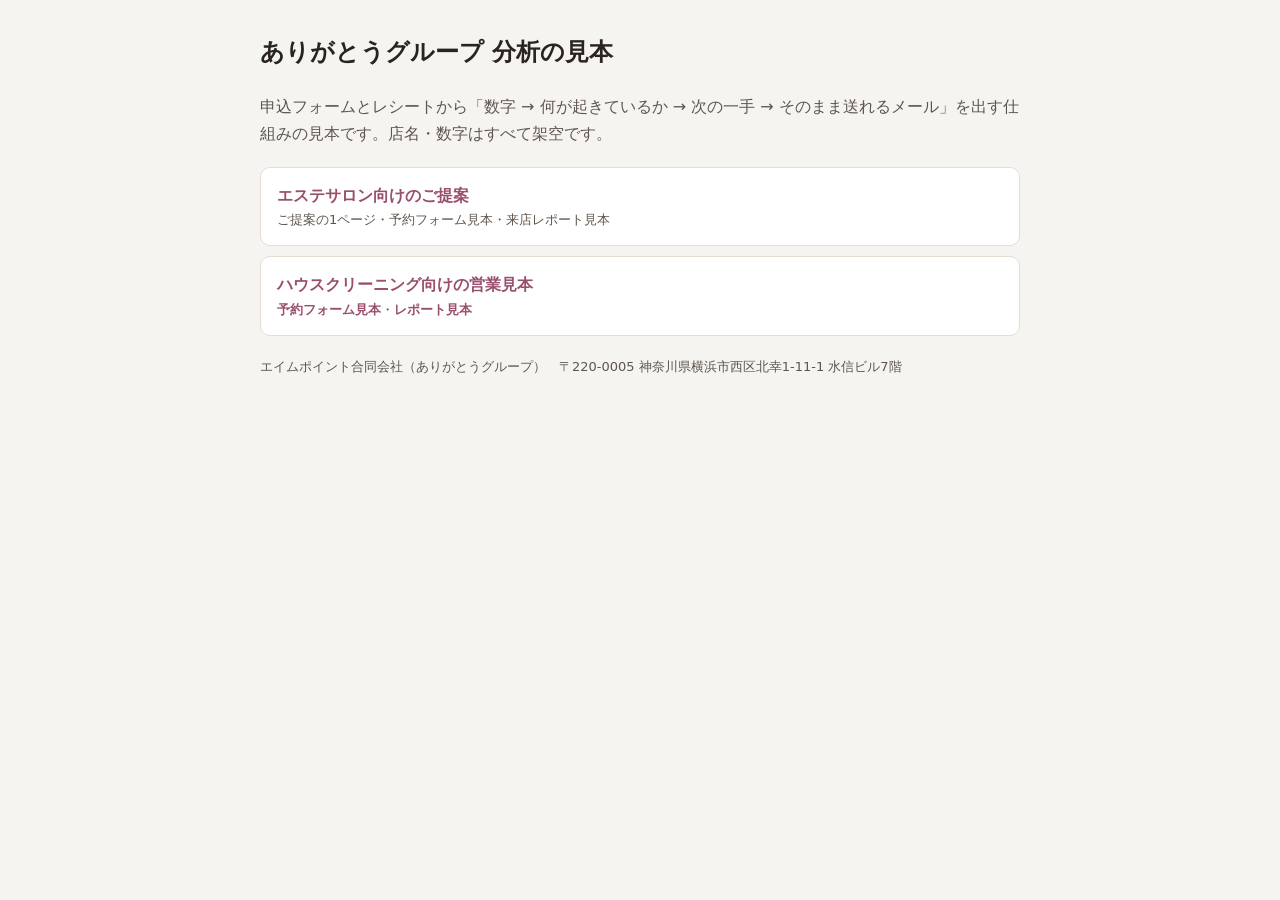
<file: index.html>
<!doctype html>
<html lang="ja">
<head>
<meta charset="utf-8">
<meta name="viewport" content="width=device-width,initial-scale=1">
<title>ありがとう分析 見本一覧</title>
<style>
:root{--bg:#f6f4f1;--panel:#fff;--ink:#2a2420;--ink-2:#5f564e;--rule:#e4ddd4;--accent:#9a4f6e}
@media (prefers-color-scheme: dark){:root:not([data-theme="light"]){--bg:#1a1614;--panel:#26211d;--ink:#f1ebe4;--ink-2:#c7bcb1;--rule:#3b332c;--accent:#d98bb0;color-scheme:dark}}
:root[data-theme="dark"]{--bg:#1a1614;--panel:#26211d;--ink:#f1ebe4;--ink-2:#c7bcb1;--rule:#3b332c;--accent:#d98bb0;color-scheme:dark}
body{margin:0;background:var(--bg);color:var(--ink);font-family:"Hiragino Sans","Noto Sans JP",system-ui,sans-serif;line-height:1.7}
.wrap{max-width:760px;margin:0 auto;padding:32px 16px 64px;display:grid;gap:20px}
h1{margin:0;font-size:24px}
p{margin:0;color:var(--ink-2)}
ul{list-style:none;padding:0;margin:0;display:grid;gap:10px}
li{background:var(--panel);border:1px solid var(--rule);border-radius:10px;padding:14px 16px}
a{color:var(--accent);font-weight:700;text-decoration:none}
small{display:block;color:var(--ink-2);font-size:13px}
</style>
</head>
<body>
<div class="wrap">
<h1>ありがとうグループ 分析の見本</h1>
<p>申込フォームとレシートから「数字 → 何が起きているか → 次の一手 → そのまま送れるメール」を出す仕組みの見本です。店名・数字はすべて架空です。</p>
<ul>
  <li><a href="esthe/">エステサロン向けのご提案</a><small>ご提案の1ページ・予約フォーム見本・来店レポート見本</small></li>
  <li><a href="housecleaning/booking.html">ハウスクリーニング向けの営業見本</a><small><a href="housecleaning/booking.html">予約フォーム見本</a>・<a href="housecleaning/report.html">レポート見本</a></small></li>
</ul>
<p><small>エイムポイント合同会社（ありがとうグループ）　〒220-0005 神奈川県横浜市西区北幸1-11-1 水信ビル7階</small></p>
</div>
</body>
</html>
</file>
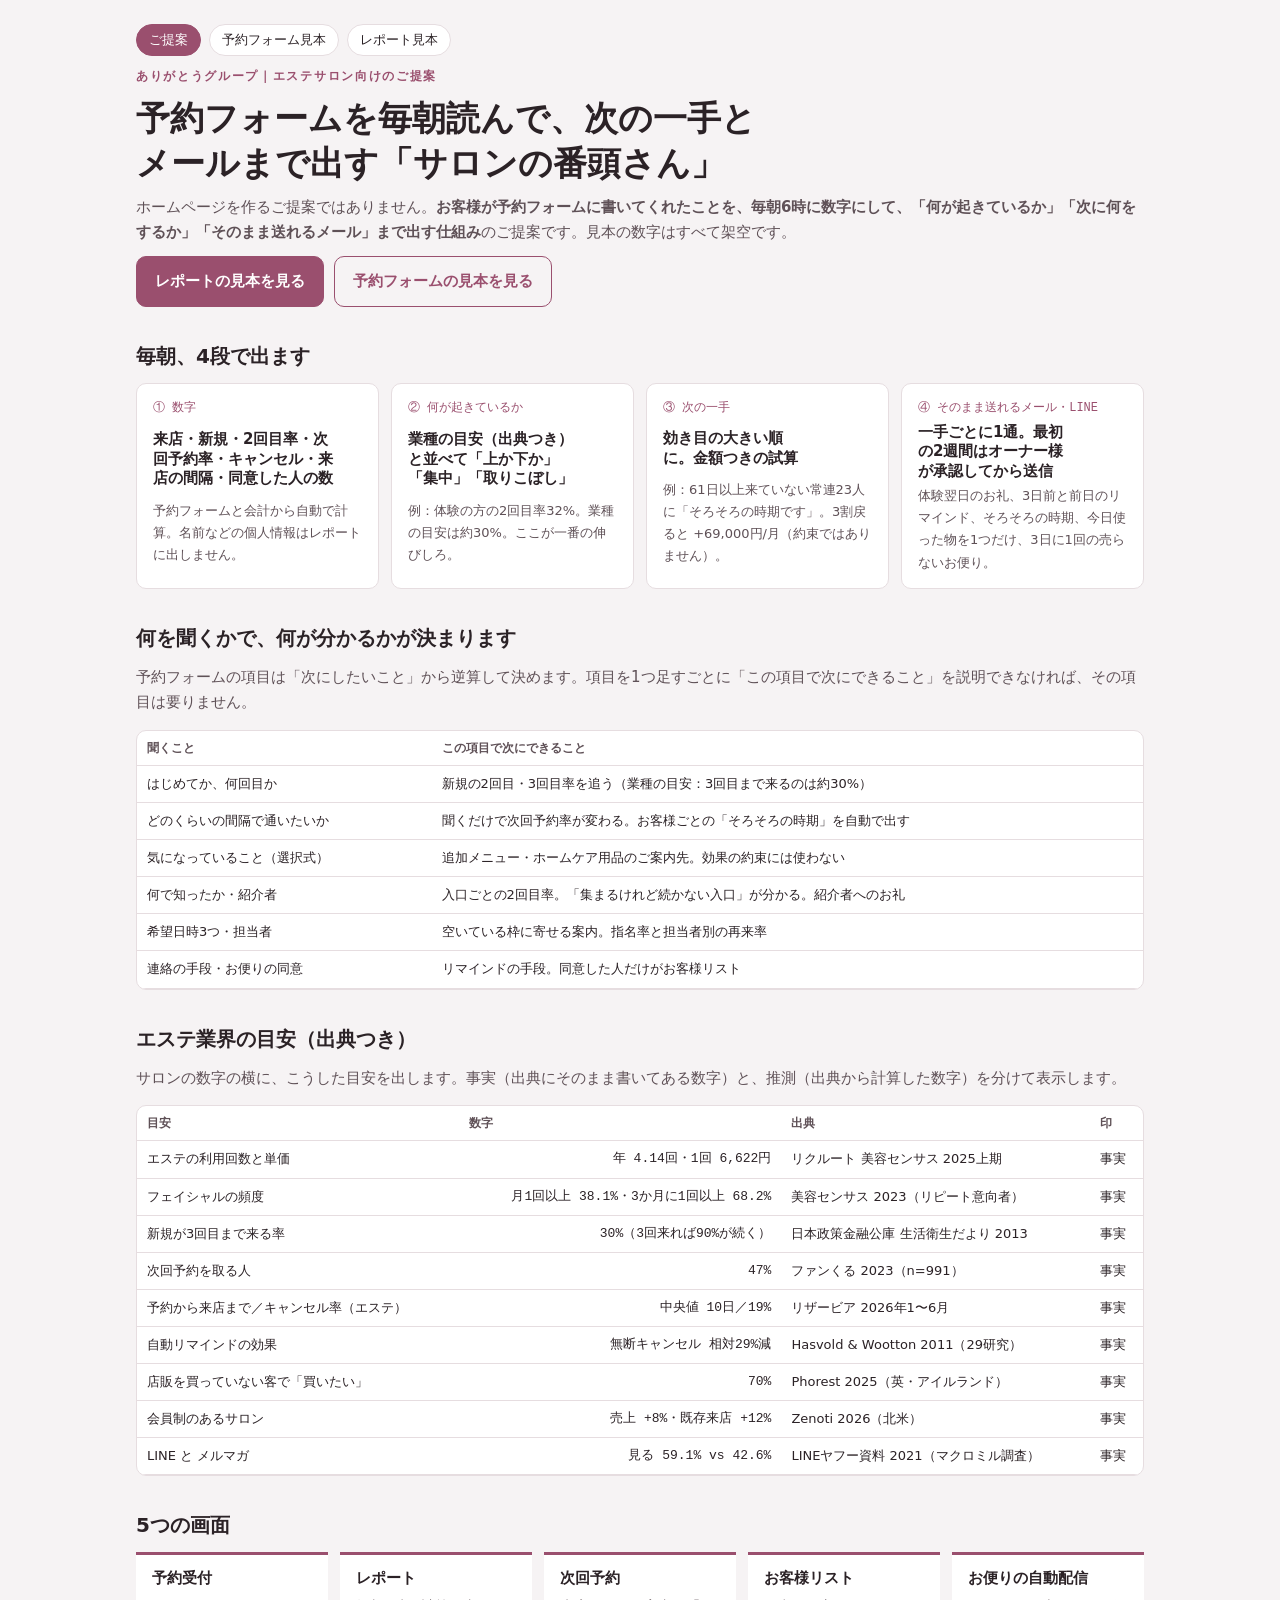
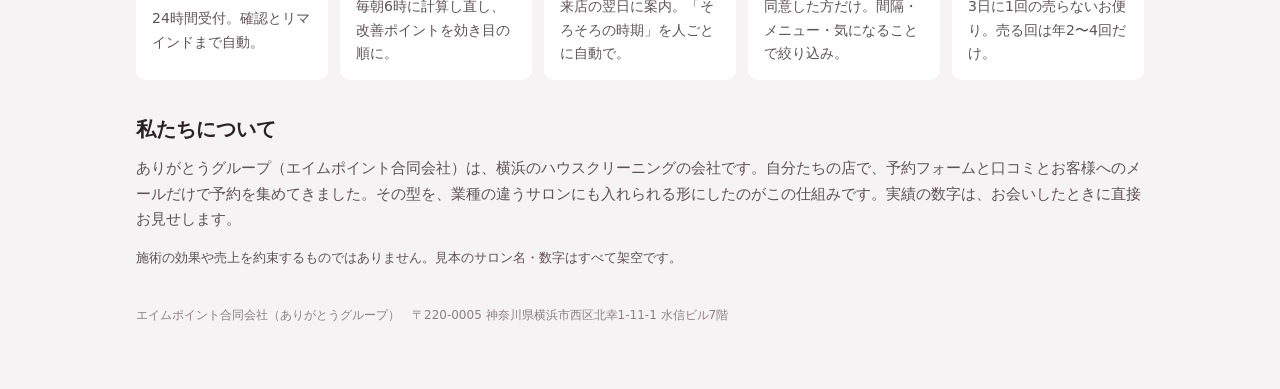
<file: esthe/index.html>
<!doctype html>
<html lang="ja">
<head>
<meta charset="utf-8">
<meta name="viewport" content="width=device-width,initial-scale=1">
<title>サロンの番頭さん ご提案</title>
<link rel="stylesheet" href="style.css">
</head>
<body>
<div class="wrap">
<header>
  <nav aria-label="見本のページ"><a class="on" href="index.html">ご提案</a><a href="booking.html">予約フォーム見本</a><a href="report.html">レポート見本</a></nav>
  <div class="eyebrow">ありがとうグループ｜エステサロン向けのご提案</div>
  <h1>予約フォームを毎朝読んで、次の一手とメールまで出す「サロンの番頭さん」</h1>
  <p class="muted">ホームページを作るご提案ではありません。<b>お客様が予約フォームに書いてくれたことを、毎朝6時に数字にして、「何が起きているか」「次に何をするか」「そのまま送れるメール」まで出す仕組み</b>のご提案です。見本の数字はすべて架空です。</p>
  <div class="cta"><a class="p" href="report.html">レポートの見本を見る</a><a href="booking.html">予約フォームの見本を見る</a></div>
</header>

<section>
  <h2>毎朝、4段で出ます</h2>
  <div class="steps">
    <div class="step"><span class="n">① 数字</span><h3>来店・新規・2回目率・次回予約率・キャンセル・来店の間隔・同意した人の数</h3><p class="small muted">予約フォームと会計から自動で計算。名前などの個人情報はレポートに出しません。</p></div>
    <div class="step"><span class="n">② 何が起きているか</span><h3>業種の目安（出典つき）と並べて「上か下か」「集中」「取りこぼし」</h3><p class="small muted">例：体験の方の2回目率32%。業種の目安は約30%。ここが一番の伸びしろ。</p></div>
    <div class="step"><span class="n">③ 次の一手</span><h3>効き目の大きい順に。金額つきの試算</h3><p class="small muted">例：61日以上来ていない常連23人に「そろそろの時期です」。3割戻ると +69,000円/月（約束ではありません）。</p></div>
    <div class="step"><span class="n">④ そのまま送れるメール・LINE</span><h3>一手ごとに1通。最初の2週間はオーナー様が承認してから送信</h3><p class="small muted">体験翌日のお礼、3日前と前日のリマインド、そろそろの時期、今日使った物を1つだけ、3日に1回の売らないお便り。</p></div>
  </div>
</section>

<section>
  <h2>何を聞くかで、何が分かるかが決まります</h2>
  <p class="muted">予約フォームの項目は「次にしたいこと」から逆算して決めます。項目を1つ足すごとに「この項目で次にできること」を説明できなければ、その項目は要りません。</p>
  <div class="tbl"><table><thead><tr><th>聞くこと</th><th>この項目で次にできること</th></tr></thead><tbody>
    <tr><td>はじめてか、何回目か</td><td>新規の2回目・3回目率を追う（業種の目安：3回目まで来るのは約30%）</td></tr>
    <tr><td>どのくらいの間隔で通いたいか</td><td>聞くだけで次回予約率が変わる。お客様ごとの「そろそろの時期」を自動で出す</td></tr>
    <tr><td>気になっていること（選択式）</td><td>追加メニュー・ホームケア用品のご案内先。効果の約束には使わない</td></tr>
    <tr><td>何で知ったか・紹介者</td><td>入口ごとの2回目率。「集まるけれど続かない入口」が分かる。紹介者へのお礼</td></tr>
    <tr><td>希望日時3つ・担当者</td><td>空いている枠に寄せる案内。指名率と担当者別の再来率</td></tr>
    <tr><td>連絡の手段・お便りの同意</td><td>リマインドの手段。同意した人だけがお客様リスト</td></tr>
  </tbody></table></div>
</section>

<section>
  <h2>エステ業界の目安（出典つき）</h2>
  <p class="muted">サロンの数字の横に、こうした目安を出します。事実（出典にそのまま書いてある数字）と、推測（出典から計算した数字）を分けて表示します。</p>
  <div class="tbl"><table><thead><tr><th>目安</th><th>数字</th><th>出典</th><th>印</th></tr></thead><tbody>
    <tr><td>エステの利用回数と単価</td><td class="num">年 4.14回・1回 6,622円</td><td>リクルート 美容センサス 2025上期</td><td>事実</td></tr>
    <tr><td>フェイシャルの頻度</td><td class="num">月1回以上 38.1%・3か月に1回以上 68.2%</td><td>美容センサス 2023（リピート意向者）</td><td>事実</td></tr>
    <tr><td>新規が3回目まで来る率</td><td class="num">30%（3回来れば90%が続く）</td><td>日本政策金融公庫 生活衛生だより 2013</td><td>事実</td></tr>
    <tr><td>次回予約を取る人</td><td class="num">47%</td><td>ファンくる 2023（n=991）</td><td>事実</td></tr>
    <tr><td>予約から来店まで／キャンセル率（エステ）</td><td class="num">中央値 10日／19%</td><td>リザービア 2026年1〜6月</td><td>事実</td></tr>
    <tr><td>自動リマインドの効果</td><td class="num">無断キャンセル 相対29%減</td><td>Hasvold & Wootton 2011（29研究）</td><td>事実</td></tr>
    <tr><td>店販を買っていない客で「買いたい」</td><td class="num">70%</td><td>Phorest 2025（英・アイルランド）</td><td>事実</td></tr>
    <tr><td>会員制のあるサロン</td><td class="num">売上 +8%・既存来店 +12%</td><td>Zenoti 2026（北米）</td><td>事実</td></tr>
    <tr><td>LINE と メルマガ</td><td class="num">見る 59.1% vs 42.6%</td><td>LINEヤフー資料 2021（マクロミル調査）</td><td>事実</td></tr>
  </tbody></table></div>
</section>

<section>
  <h2>5つの画面</h2>
  <div class="mods">
    <div class="mod"><h3>予約受付</h3><p>24時間受付。確認とリマインドまで自動。</p></div>
    <div class="mod"><h3>レポート</h3><p>毎朝6時に計算し直し、改善ポイントを効き目の順に。</p></div>
    <div class="mod"><h3>次回予約</h3><p>来店の翌日に案内。「そろそろの時期」を人ごとに自動で。</p></div>
    <div class="mod"><h3>お客様リスト</h3><p>同意した方だけ。間隔・メニュー・気になることで絞り込み。</p></div>
    <div class="mod"><h3>お便りの自動配信</h3><p>3日に1回の売らないお便り。売る回は年2〜4回だけ。</p></div>
  </div>
</section>

<section>
  <h2>私たちについて</h2>
  <p class="muted">ありがとうグループ（エイムポイント合同会社）は、横浜のハウスクリーニングの会社です。自分たちの店で、予約フォームと口コミとお客様へのメールだけで予約を集めてきました。その型を、業種の違うサロンにも入れられる形にしたのがこの仕組みです。実績の数字は、お会いしたときに直接お見せします。</p>
  <p class="muted small">施術の効果や売上を約束するものではありません。見本のサロン名・数字はすべて架空です。</p>
</section>

<footer>エイムポイント合同会社（ありがとうグループ）　〒220-0005 神奈川県横浜市西区北幸1-11-1 水信ビル7階</footer>
</div>
</body>
</html>
</file>
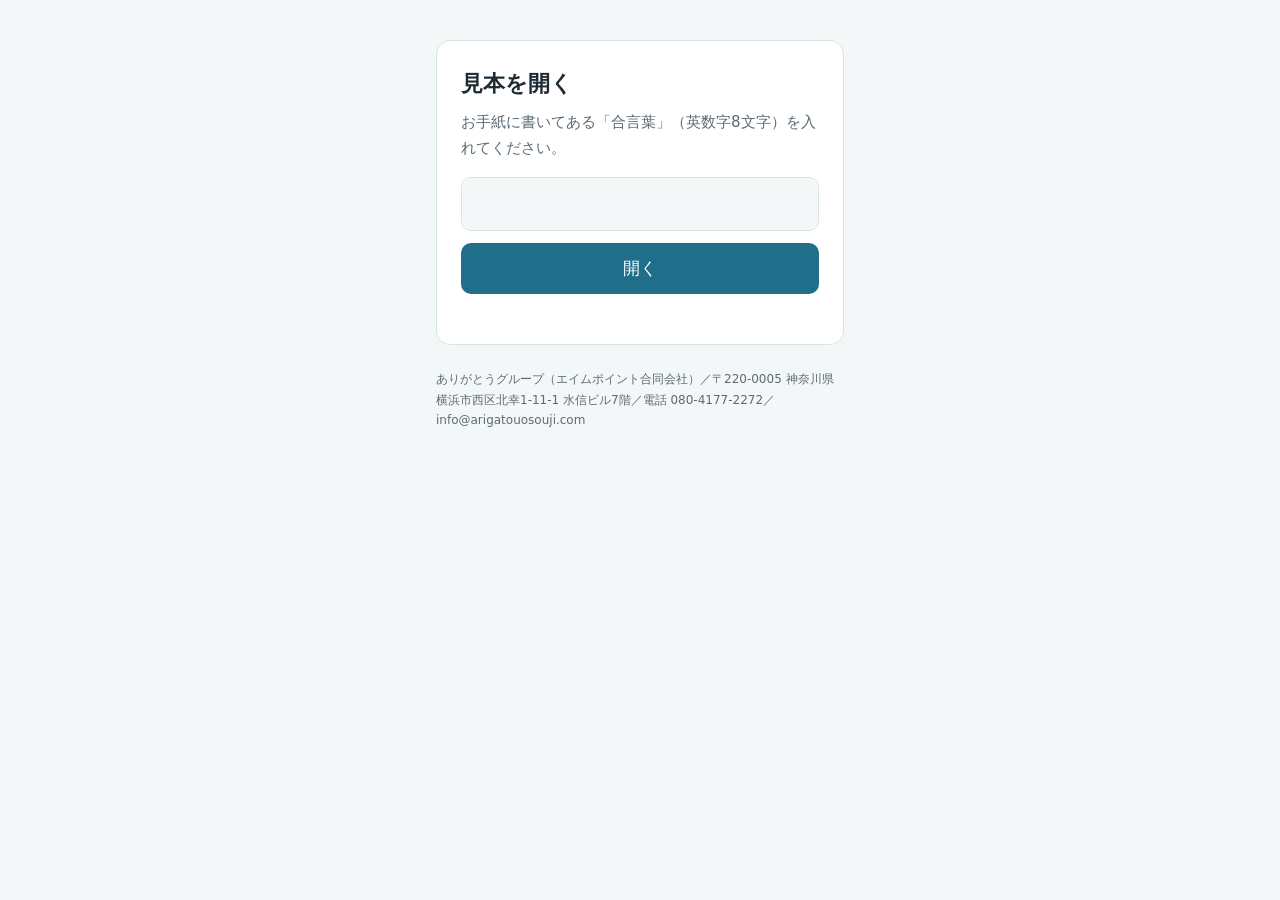
<file: housecleaning/index.html>
<!doctype html>
<html lang="ja">
<head>
<meta charset="utf-8">
<meta name="viewport" content="width=device-width,initial-scale=1">
<meta name="robots" content="noindex, nofollow">
<title>見本を開く｜ありがとうグループ</title>
<style>
  :root{--ink:#1d2b33;--muted:#5b6b74;--line:#d9e2e7;--bg:#f4f7f8;--card:#fff;--accent:#1f6f8b}
  @media (prefers-color-scheme:dark){:root{--ink:#e8eef1;--muted:#a9b7bf;--line:#33434c;--bg:#121a1f;--card:#1b252b;--accent:#6cb8d3}}
  *{box-sizing:border-box}
  body{margin:0;background:var(--bg);color:var(--ink);font-family:"Hiragino Sans","Noto Sans JP",system-ui,sans-serif;line-height:1.7}
  main{max-width:440px;margin:0 auto;padding:40px 16px}
  .card{background:var(--card);border:1px solid var(--line);border-radius:14px;padding:24px}
  h1{font-size:22px;margin:0 0 8px}
  p{margin:0 0 16px;color:var(--muted);font-size:15px}
  input{width:100%;font-size:24px;letter-spacing:.15em;padding:12px;border:1px solid var(--line);border-radius:10px;background:var(--bg);color:var(--ink);text-align:center}
  button,a.btn{display:block;width:100%;margin-top:12px;padding:14px;border:0;border-radius:10px;background:var(--accent);color:#fff;font-size:17px;text-align:center;text-decoration:none;cursor:pointer}
  a.btn.sub{background:transparent;color:var(--accent);border:1px solid var(--accent)}
  #msg{margin-top:12px;font-size:14px;color:#b3412e;min-height:1em}
  #go{display:none}
  footer{margin-top:24px;font-size:12px;color:var(--muted)}
</style>
</head>
<body>
<main>
  <div class="card">
    <h1>見本を開く</h1>
    <p>お手紙に書いてある「合言葉」（英数字8文字）を入れてください。</p>
    <form id="f"><input id="code" autocomplete="off" autocapitalize="off" spellcheck="false" maxlength="12" inputmode="latin" aria-label="合言葉"><button type="submit">開く</button></form>
    <div id="msg"></div>
    <div id="go"><a class="btn" id="rep">レポートの見本を見る</a><a class="btn sub" id="book">予約フォームの見本を見る</a></div>
  </div>
  <footer>ありがとうグループ（エイムポイント合同会社）／〒220-0005 神奈川県横浜市西区北幸1-11-1 水信ビル7階／電話 080-4177-2272／info@arigatouosouji.com</footer>
</main>
<script>
document.getElementById('f').addEventListener('submit', async e => {
  e.preventDefault();
  const c = document.getElementById('code').value.toLowerCase().replace(/[^a-z0-9]/g, '');
  const msg = document.getElementById('msg'), go = document.getElementById('go');
  msg.textContent = ''; go.style.display = 'none';
  if (c.length < 6) { msg.textContent = '合言葉をもう一度お確かめください。'; return; }
  try {
    const r = await fetch('s/' + c + '/report.html', { method: 'HEAD' });
    if (!r.ok) throw 0;
  } catch (_) { msg.textContent = '見本が見つかりません。合言葉をお確かめください。お手紙に書いた日を過ぎた見本は消えています。'; return; }
  document.getElementById('rep').href = 's/' + c + '/report.html';
  document.getElementById('book').href = 's/' + c + '/booking.html';
  go.style.display = 'block';
});
</script>
</body>
</html>
</file>
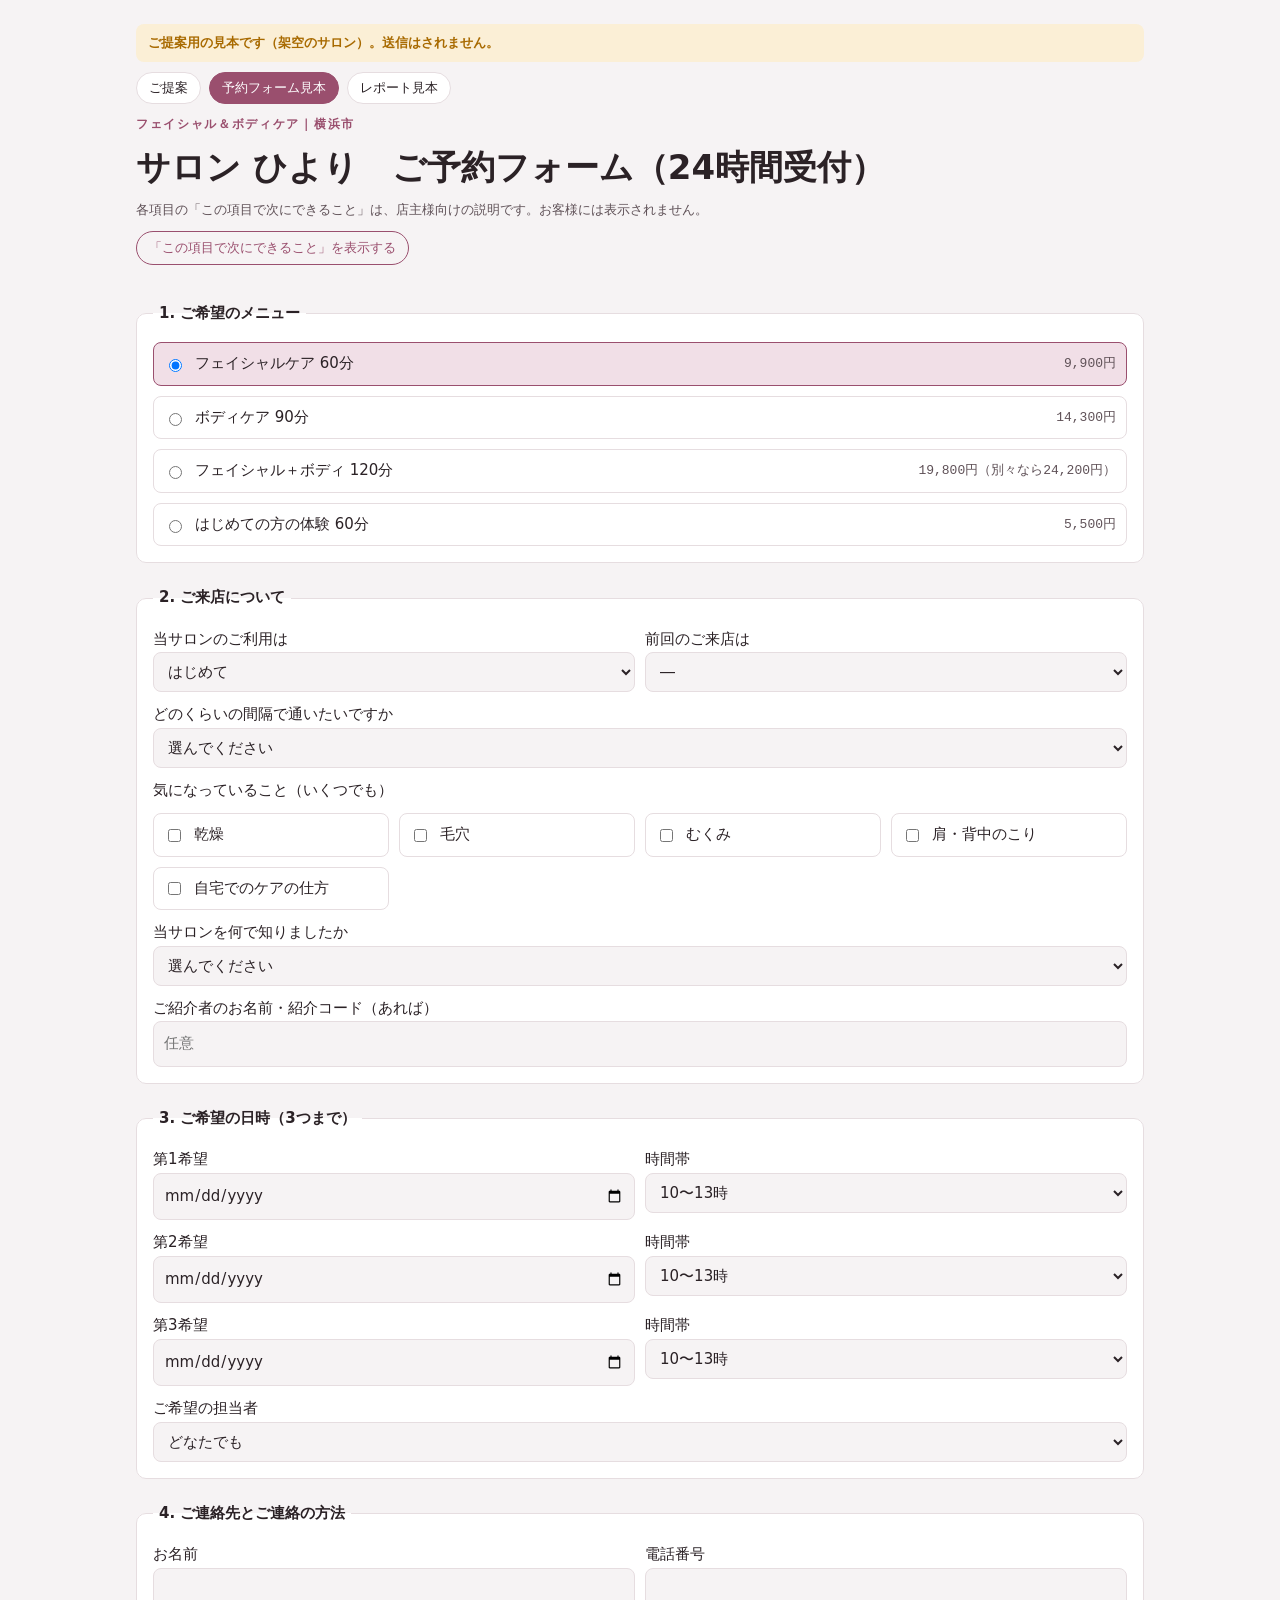
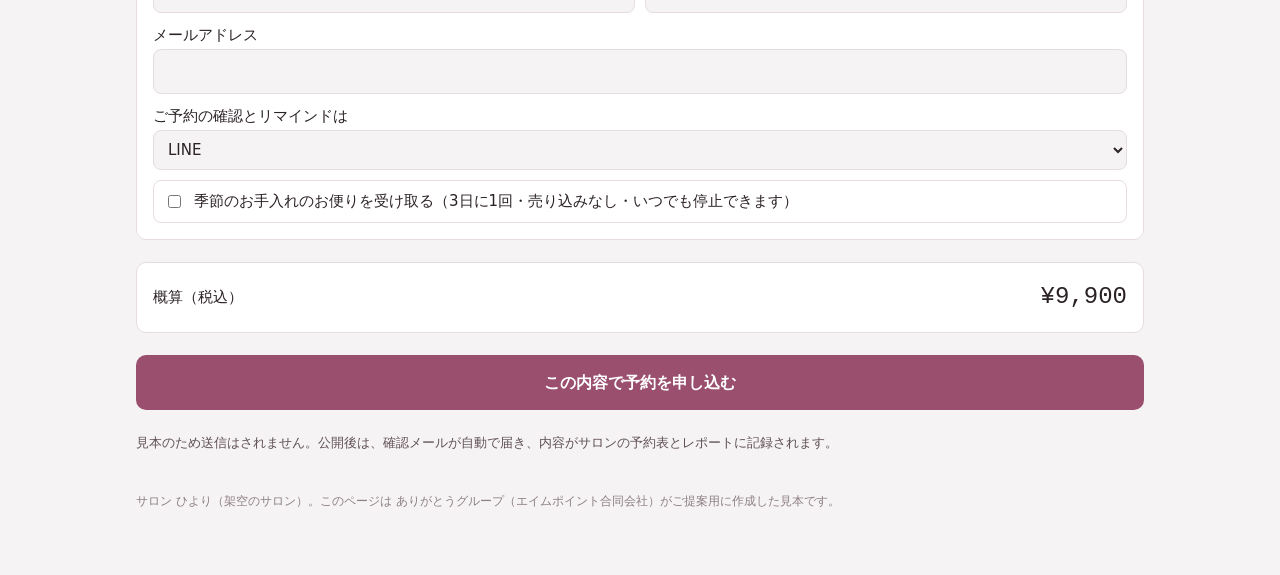
<file: esthe/booking.html>
<!doctype html>
<html lang="ja">
<head>
<meta charset="utf-8">
<meta name="viewport" content="width=device-width,initial-scale=1">
<title>ひより ご予約（見本）</title>
<link rel="stylesheet" href="style.css">
</head>
<body>
<div class="wrap">
<header>
  <div class="banner">ご提案用の見本です（架空のサロン）。送信はされません。</div>
  <nav aria-label="見本のページ"><a href="index.html">ご提案</a><a class="on" href="booking.html">予約フォーム見本</a><a href="report.html">レポート見本</a></nav>
  <div class="eyebrow">フェイシャル＆ボディケア｜横浜市</div>
  <h1>サロン ひより　ご予約フォーム（24時間受付）</h1>
  <p class="muted small">各項目の「この項目で次にできること」は、店主様向けの説明です。お客様には表示されません。</p>
  <button class="toggle" type="button" onclick="document.body.classList.toggle('show-why')">「この項目で次にできること」を表示する</button>
</header>

<form class="form" onsubmit="event.preventDefault();alert('見本のため送信されません。公開後は、確認メールが自動で届き、ご予約がサロンの予約表とレポートに記録されます。')">
<fieldset>
  <legend>1. ご希望のメニュー</legend>
  <label class="opt"><input type="radio" name="menu" value="9900" checked><span>フェイシャルケア 60分</span><span class="price">9,900円</span></label>
  <label class="opt"><input type="radio" name="menu" value="14300"><span>ボディケア 90分</span><span class="price">14,300円</span></label>
  <label class="opt"><input type="radio" name="menu" value="19800"><span>フェイシャル＋ボディ 120分</span><span class="price">19,800円（別々なら24,200円）</span></label>
  <label class="opt"><input type="radio" name="menu" value="5500"><span>はじめての方の体験 60分</span><span class="price">5,500円</span></label>
  <p class="why">何を選んだかで「次に案内するもの」が決まります。フェイシャルだけの方には、次回ボディとの組み合わせを。体験の方には、翌日に2回目のご案内。セット率と体験→2回目率がレポートに出ます。</p>
</fieldset>

<fieldset>
  <legend>2. ご来店について</legend>
  <div class="row">
    <label>当サロンのご利用は<select><option>はじめて</option><option>2回目</option><option>3回目以上</option></select></label>
    <label>前回のご来店は<select><option>―</option><option>1か月以内</option><option>1〜3か月前</option><option>3か月以上前</option></select></label>
  </div>
  <p class="why">新規の方が3回目まで来てくださる割合（業種の目安 約30%）を追う項目です。「3か月以上前」の方は、戻ってきてくださった大事な方なので、別のお礼を送れます。</p>
  <label>どのくらいの間隔で通いたいですか<select><option>選んでください</option><option>2週間に1回</option><option>月に1回</option><option>2〜3か月に1回</option><option>まだ決めていない</option></select></label>
  <p class="why">聞くだけで次回予約率が変わる項目です。お客様ごとの「そろそろの時期」を自動で出し、その1か月前にご案内します。</p>
  <label>気になっていること（いくつでも）</label>
  <div class="row">
    <label class="opt"><input type="checkbox"><span>乾燥</span><span></span></label>
    <label class="opt"><input type="checkbox"><span>毛穴</span><span></span></label>
    <label class="opt"><input type="checkbox"><span>むくみ</span><span></span></label>
    <label class="opt"><input type="checkbox"><span>肩・背中のこり</span><span></span></label>
    <label class="opt"><input type="checkbox"><span>自宅でのケアの仕方</span><span></span></label>
  </div>
  <p class="why">追加メニューとホームケア用品の「ご案内先」を決める項目です。効果の約束には使いません。相談の多い順にレポートに出ます。</p>
  <label>当サロンを何で知りましたか<select><option>選んでください</option><option>予約サイト</option><option>Googleマップ・検索</option><option>Instagram</option><option>ご紹介</option><option>チラシ</option><option>通りがかり</option></select></label>
  <p class="why">次の広告・チラシ・SNS の置き場所を決める項目です。入口ごとの「2回目来店率」まで出すので、「集まるけれど続かない入口」が分かります。</p>
  <label>ご紹介者のお名前・紹介コード（あれば）<input type="text" placeholder="任意"></label>
  <p class="why">紹介がどれだけ予約になったかを数えます。ご紹介くださった方へのお礼を自動で送れます。</p>
</fieldset>

<fieldset>
  <legend>3. ご希望の日時（3つまで）</legend>
  <div class="row">
    <label>第1希望<input type="date"></label>
    <label>時間帯<select><option>10〜13時</option><option>13〜16時</option><option>16〜19時</option></select></label>
  </div>
  <div class="row">
    <label>第2希望<input type="date"></label>
    <label>時間帯<select><option>10〜13時</option><option>13〜16時</option><option>16〜19時</option></select></label>
  </div>
  <div class="row">
    <label>第3希望<input type="date"></label>
    <label>時間帯<select><option>10〜13時</option><option>13〜16時</option><option>16〜19時</option></select></label>
  </div>
  <p class="why">希望が集中する曜日・時間帯が分かると、空いている枠に寄せるご案内（平日午後の特典など）が打てます。申込日から希望日までの日数（業種の目安 中央値10日）で、空き枠のお知らせを何日前に送るかが決まります。</p>
  <label>ご希望の担当者<select><option>どなたでも</option><option>前回と同じ担当者</option></select></label>
  <p class="why">指名率と、担当者ごとの再来率が出ます。</p>
</fieldset>

<fieldset>
  <legend>4. ご連絡先とご連絡の方法</legend>
  <div class="row">
    <label>お名前<input type="text" autocomplete="name"></label>
    <label>電話番号<input type="tel" autocomplete="tel"></label>
  </div>
  <label>メールアドレス<input type="email" autocomplete="email"></label>
  <label>ご予約の確認とリマインドは<select><option>LINE</option><option>メール</option><option>SMS</option></select></label>
  <p class="why">3日前と前日のリマインドを、お客様が見る手段で送ります。自動のリマインドで無断キャンセルが相対29%減（29研究のまとめ）という数字があります。</p>
  <label class="opt"><input type="checkbox"><span>季節のお手入れのお便りを受け取る（3日に1回・売り込みなし・いつでも停止できます）</span><span></span></label>
  <p class="why">同意をいただいた方だけが「お客様リスト」になります。次のキャンペーンやホームケアのご案内を送れるのはこの方たちです。</p>
</fieldset>

<div class="total"><span>概算（税込）</span><span class="v" id="total">¥9,900</span></div>
<button class="btn" type="submit">この内容で予約を申し込む</button>
<p class="muted small">見本のため送信はされません。公開後は、確認メールが自動で届き、内容がサロンの予約表とレポートに記録されます。</p>
</form>

<footer>サロン ひより（架空のサロン）。このページは ありがとうグループ（エイムポイント合同会社）がご提案用に作成した見本です。</footer>
</div>
<script>
document.querySelectorAll('input[name=menu]').forEach(r=>r.addEventListener('change',()=>{document.getElementById('total').textContent='¥'+Number(r.value).toLocaleString('ja-JP')}));
</script>
</body>
</html>
</file>
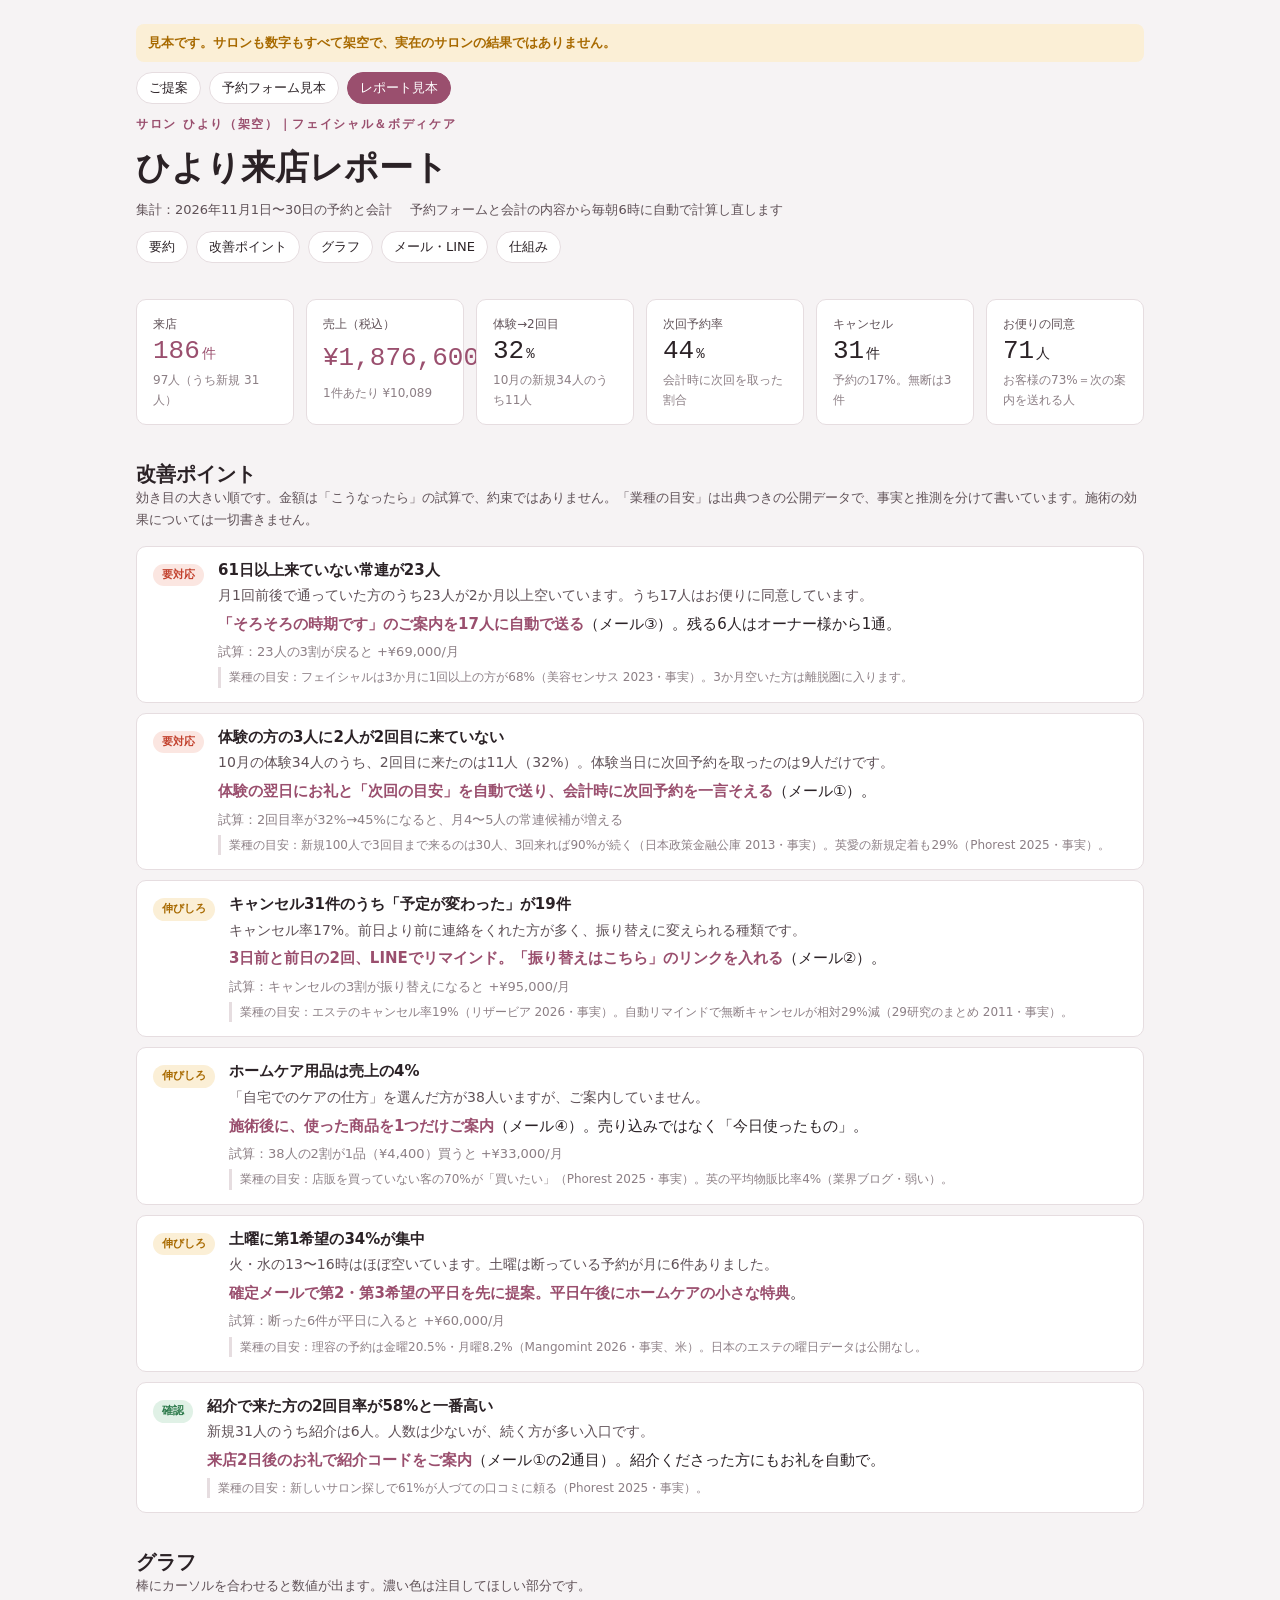
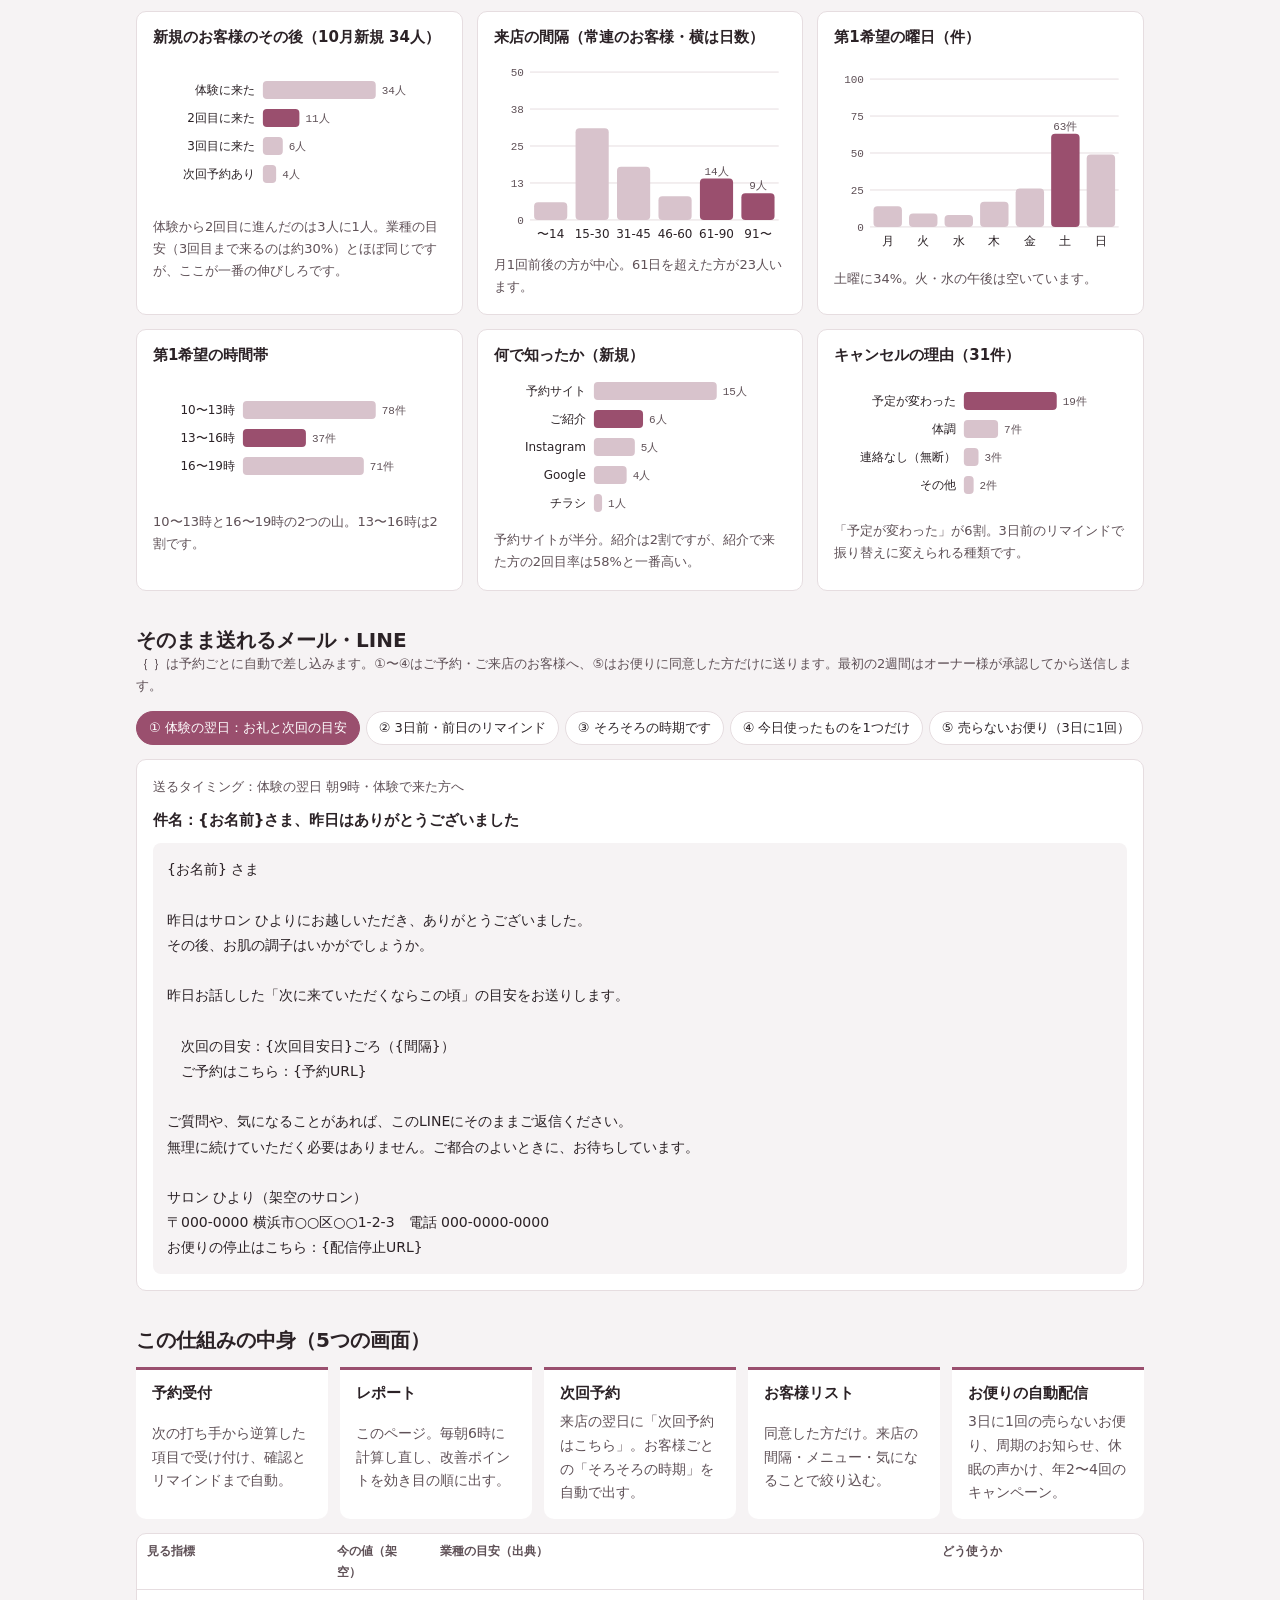
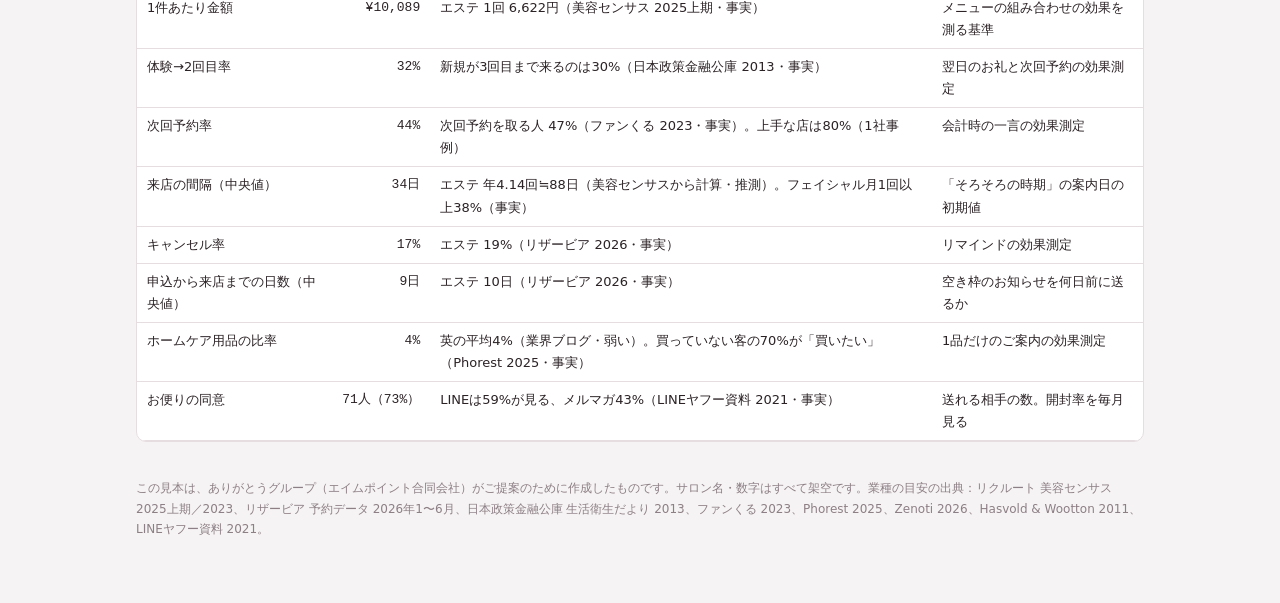
<file: esthe/report.html>
<!doctype html>
<html lang="ja">
<head>
<meta charset="utf-8">
<meta name="viewport" content="width=device-width,initial-scale=1">
<title>ひより来店レポート（見本）</title>
<link rel="stylesheet" href="style.css">
</head>
<body>
<div class="wrap">
<header>
  <div class="banner">見本です。サロンも数字もすべて架空で、実在のサロンの結果ではありません。</div>
  <nav aria-label="見本のページ"><a href="index.html">ご提案</a><a href="booking.html">予約フォーム見本</a><a class="on" href="report.html">レポート見本</a></nav>
  <div class="eyebrow">サロン ひより（架空）｜フェイシャル＆ボディケア</div>
  <h1>ひより来店レポート</h1>
  <div class="meta"><span>集計：2026年11月1日〜30日の予約と会計</span><span>予約フォームと会計の内容から毎朝6時に自動で計算し直します</span></div>
  <nav aria-label="目次"><a href="#kpi">要約</a><a href="#issues">改善ポイント</a><a href="#charts">グラフ</a><a href="#mails">メール・LINE</a><a href="#how">仕組み</a></nav>
</header>

<section id="kpi"><div class="kpis" id="kpis"></div></section>

<section id="issues">
  <div><h2>改善ポイント</h2><p class="muted small">効き目の大きい順です。金額は「こうなったら」の試算で、約束ではありません。「業種の目安」は出典つきの公開データで、事実と推測を分けて書いています。施術の効果については一切書きません。</p></div>
  <div class="issues" id="issueList"></div>
</section>

<section id="charts">
  <div><h2>グラフ</h2><p class="muted small">棒にカーソルを合わせると数値が出ます。濃い色は注目してほしい部分です。</p></div>
  <div class="grid">
    <div class="card"><h3>新規のお客様のその後（10月新規 34人）</h3><div class="chart" id="c-funnel"></div><p class="note">体験から2回目に進んだのは3人に1人。業種の目安（3回目まで来るのは約30%）とほぼ同じですが、ここが一番の伸びしろです。</p></div>
    <div class="card"><h3>来店の間隔（常連のお客様・横は日数）</h3><div class="chart" id="c-gap"></div><p class="note">月1回前後の方が中心。61日を超えた方が23人います。</p></div>
    <div class="card"><h3>第1希望の曜日（件）</h3><div class="chart" id="c-wd"></div><p class="note">土曜に34%。火・水の午後は空いています。</p></div>
    <div class="card"><h3>第1希望の時間帯</h3><div class="chart" id="c-slot"></div><p class="note">10〜13時と16〜19時の2つの山。13〜16時は2割です。</p></div>
    <div class="card"><h3>何で知ったか（新規）</h3><div class="chart" id="c-src"></div><p class="note">予約サイトが半分。紹介は2割ですが、紹介で来た方の2回目率は58%と一番高い。</p></div>
    <div class="card"><h3>キャンセルの理由（31件）</h3><div class="chart" id="c-cancel"></div><p class="note">「予定が変わった」が6割。3日前のリマインドで振り替えに変えられる種類です。</p></div>
  </div>
</section>

<section id="mails">
  <div><h2>そのまま送れるメール・LINE</h2><p class="muted small">｛ ｝は予約ごとに自動で差し込みます。①〜④はご予約・ご来店のお客様へ、⑤はお便りに同意した方だけに送ります。最初の2週間はオーナー様が承認してから送信します。</p></div>
  <div class="tabs" role="tablist" id="mailTabs"></div>
  <div class="mail" role="tabpanel"><div class="when" id="mWhen"></div><div class="subj" id="mSubj"></div><pre id="mBody"></pre></div>
</section>

<section id="how">
  <div><h2>この仕組みの中身（5つの画面）</h2></div>
  <div class="mods">
    <div class="mod"><h3>予約受付</h3><p>次の打ち手から逆算した項目で受け付け、確認とリマインドまで自動。</p></div>
    <div class="mod"><h3>レポート</h3><p>このページ。毎朝6時に計算し直し、改善ポイントを効き目の順に出す。</p></div>
    <div class="mod"><h3>次回予約</h3><p>来店の翌日に「次回予約はこちら」。お客様ごとの「そろそろの時期」を自動で出す。</p></div>
    <div class="mod"><h3>お客様リスト</h3><p>同意した方だけ。来店の間隔・メニュー・気になることで絞り込む。</p></div>
    <div class="mod"><h3>お便りの自動配信</h3><p>3日に1回の売らないお便り、周期のお知らせ、休眠の声かけ、年2〜4回のキャンペーン。</p></div>
  </div>
  <div class="tbl"><table><thead><tr><th>見る指標</th><th>今の値（架空）</th><th>業種の目安（出典）</th><th>どう使うか</th></tr></thead><tbody id="metrics"></tbody></table></div>
</section>

<footer>この見本は、ありがとうグループ（エイムポイント合同会社）がご提案のために作成したものです。サロン名・数字はすべて架空です。業種の目安の出典：リクルート 美容センサス 2025上期／2023、リザービア 予約データ 2026年1〜6月、日本政策金融公庫 生活衛生だより 2013、ファンくる 2023、Phorest 2025、Zenoti 2026、Hasvold & Wootton 2011、LINEヤフー資料 2021。</footer>
</div>
<div id="tip" hidden></div>
<script>
const yen=n=>"¥"+Math.round(n).toLocaleString("ja-JP");
const VISITS=186, CUST=97, NEW=31, REV=1876600, REBOOK=0.44, CANCEL=31, NOSHOW=3, CONSENT=71, DORMANT=23, GOODS=0.04;
document.getElementById("kpis").innerHTML=`
 <div class="kpi lead"><span class="lab">来店</span><span class="val">${VISITS}<small>件</small></span><span class="sub">${CUST}人（うち新規 ${NEW}人）</span></div>
 <div class="kpi lead"><span class="lab">売上（税込）</span><span class="val">${yen(REV)}</span><span class="sub">1件あたり ${yen(REV/VISITS)}</span></div>
 <div class="kpi"><span class="lab">体験→2回目</span><span class="val">32<small>%</small></span><span class="sub">10月の新規34人のうち11人</span></div>
 <div class="kpi"><span class="lab">次回予約率</span><span class="val">44<small>%</small></span><span class="sub">会計時に次回を取った割合</span></div>
 <div class="kpi"><span class="lab">キャンセル</span><span class="val">${CANCEL}<small>件</small></span><span class="sub">予約の17%。無断は${NOSHOW}件</span></div>
 <div class="kpi"><span class="lab">お便りの同意</span><span class="val">${CONSENT}<small>人</small></span><span class="sub">お客様の73%＝次の案内を送れる人</span></div>`;

const ISSUES=[
 ["crit","要対応","61日以上来ていない常連が23人","月1回前後で通っていた方のうち23人が2か月以上空いています。うち17人はお便りに同意しています。","<b>「そろそろの時期です」のご案内を17人に自動で送る</b>（メール③）。残る6人はオーナー様から1通。","試算：23人の3割が戻ると +¥69,000/月","業種の目安：フェイシャルは3か月に1回以上の方が68%（美容センサス 2023・事実）。3か月空いた方は離脱圏に入ります。"],
 ["crit","要対応","体験の方の3人に2人が2回目に来ていない","10月の体験34人のうち、2回目に来たのは11人（32%）。体験当日に次回予約を取ったのは9人だけです。","<b>体験の翌日にお礼と「次回の目安」を自動で送り、会計時に次回予約を一言そえる</b>（メール①）。","試算：2回目率が32%→45%になると、月4〜5人の常連候補が増える","業種の目安：新規100人で3回目まで来るのは30人、3回来れば90%が続く（日本政策金融公庫 2013・事実）。英愛の新規定着も29%（Phorest 2025・事実）。"],
 ["warn","伸びしろ","キャンセル31件のうち「予定が変わった」が19件","キャンセル率17%。前日より前に連絡をくれた方が多く、振り替えに変えられる種類です。","<b>3日前と前日の2回、LINEでリマインド。「振り替えはこちら」のリンクを入れる</b>（メール②）。","試算：キャンセルの3割が振り替えになると +¥95,000/月","業種の目安：エステのキャンセル率19%（リザービア 2026・事実）。自動リマインドで無断キャンセルが相対29%減（29研究のまとめ 2011・事実）。"],
 ["warn","伸びしろ","ホームケア用品は売上の4%","「自宅でのケアの仕方」を選んだ方が38人いますが、ご案内していません。","<b>施術後に、使った商品を1つだけご案内</b>（メール④）。売り込みではなく「今日使ったもの」。","試算：38人の2割が1品（¥4,400）買うと +¥33,000/月","業種の目安：店販を買っていない客の70%が「買いたい」（Phorest 2025・事実）。英の平均物販比率4%（業界ブログ・弱い）。"],
 ["warn","伸びしろ","土曜に第1希望の34%が集中","火・水の13〜16時はほぼ空いています。土曜は断っている予約が月に6件ありました。","<b>確定メールで第2・第3希望の平日を先に提案。平日午後にホームケアの小さな特典</b>。","試算：断った6件が平日に入ると +¥60,000/月","業種の目安：理容の予約は金曜20.5%・月曜8.2%（Mangomint 2026・事実、米）。日本のエステの曜日データは公開なし。"],
 ["ok","確認","紹介で来た方の2回目率が58%と一番高い","新規31人のうち紹介は6人。人数は少ないが、続く方が多い入口です。","<b>来店2日後のお礼で紹介コードをご案内</b>（メール①の2通目）。紹介くださった方にもお礼を自動で。","","業種の目安：新しいサロン探しで61%が人づての口コミに頼る（Phorest 2025・事実）。"],
];
document.getElementById("issueList").innerHTML=ISSUES.map(i=>`<div class="issue"><span class="chip ${i[0]}">${i[1]}</span><div class="body"><h3>${i[2]}</h3><div class="fact">${i[3]}</div><div class="act">${i[4]}</div>${i[5]?`<div class="est">${i[5]}</div>`:""}<div class="bench">${i[6]}</div></div></div>`).join("");

const tip=document.getElementById("tip");
const NS="http://www.w3.org/2000/svg";
const el=(t,a,x)=>{const n=document.createElementNS(NS,t);for(const k in a)n.setAttribute(k,a[k]);if(x!=null)n.textContent=x;return n};
const nice=m=>{const p=Math.pow(10,Math.floor(Math.log10(m)));return [1,2,2.5,5,10].find(s=>s*p>=m)*p};
const R=new Map();
const showTip=(e,t)=>{tip.textContent=t;tip.hidden=false;tip.style.left=Math.min(e.clientX+12,innerWidth-tip.offsetWidth-8)+"px";tip.style.top=(e.clientY-34)+"px"};
function vbars(id,data,o={}){R.set(id,[vbars,data,o]);const box=document.getElementById(id);box.innerHTML="";const {hi=[],unit="件",fmt=v=>v+unit}=o;
 const W=Math.max(280,box.clientWidth),H=190,L=36,Rr=8,T=16,B=26,iw=W-L-Rr,ih=H-T-B,max=nice(Math.max(...data.map(d=>d[1])));
 const s=el("svg",{viewBox:`0 0 ${W} ${H}`,width:W,height:H,role:"img"});
 for(let i=0;i<=4;i++){const y=T+ih-ih*i/4;s.append(el("line",{x1:L,x2:W-Rr,y1:y,y2:y,class:"grid-l"}));s.append(el("text",{x:L-6,y:y+4,"text-anchor":"end"},Math.round(max*i/4)))}
 const bw=iw/data.length,g=Math.max(2,bw*.2);
 data.forEach((d,i)=>{const hh=ih*d[1]/max,x=L+i*bw+g/2,y=T+ih-hh;const r=el("rect",{x,y,width:bw-g,height:hh,rx:4,class:"bar"+(hi.includes(d[0])?" hi":"")});
  r.addEventListener("mousemove",e=>showTip(e,`${d[0]}：${fmt(d[1])}`));r.addEventListener("mouseleave",()=>tip.hidden=true);
  s.append(r);s.append(el("text",{x:x+(bw-g)/2,y:H-8,"text-anchor":"middle",class:"lbl"},d[0]));if(hi.includes(d[0]))s.append(el("text",{x:x+(bw-g)/2,y:y-4,"text-anchor":"middle"},fmt(d[1])))});
 box.append(s)}
function hbars(id,data,o={}){R.set(id,[hbars,data,o]);const box=document.getElementById(id);box.innerHTML="";const {hi=[],fmt=v=>v+"件",lw=120}=o;
 const row=28,W=Math.max(280,box.clientWidth),L=lw,Rr=70,T=4,H=T+row*data.length+4,iw=W-L-Rr,max=Math.max(...data.map(d=>d[1]));
 const s=el("svg",{viewBox:`0 0 ${W} ${H}`,width:W,height:H,role:"img"});
 data.forEach((d,i)=>{const y=T+i*row,w=Math.max(iw*d[1]/max,1);s.append(el("text",{x:L-8,y:y+row/2+4,"text-anchor":"end",class:"lbl"},d[0]));
  const r=el("rect",{x:L,y:y+5,width:w,height:row-10,rx:4,class:"bar"+(hi.includes(d[0])?" hi":"")});
  r.addEventListener("mousemove",e=>showTip(e,`${d[0]}：${fmt(d[1],d)}`));r.addEventListener("mouseleave",()=>tip.hidden=true);
  s.append(r);s.append(el("text",{x:L+w+6,y:y+row/2+4},fmt(d[1],d)))});
 box.append(s)}
hbars("c-funnel",[["体験に来た",34],["2回目に来た",11],["3回目に来た",6],["次回予約あり",4]],{hi:["2回目に来た"],fmt:v=>v+"人",lw:110});
vbars("c-gap",[["〜14",6],["15-30",31],["31-45",18],["46-60",8],["61-90",14],["91〜",9]],{hi:["61-90","91〜"],unit:"人"});
vbars("c-wd",[["月",14],["火",9],["水",8],["木",17],["金",26],["土",63],["日",49]],{hi:["土"]});
hbars("c-slot",[["10〜13時",78],["13〜16時",37],["16〜19時",71]],{hi:["13〜16時"],lw:90});
hbars("c-src",[["予約サイト",15],["ご紹介",6],["Instagram",5],["Google",4],["チラシ",1]],{hi:["ご紹介"],fmt:(v,d)=>v+"人",lw:100});
hbars("c-cancel",[["予定が変わった",19],["体調",7],["連絡なし（無断）",3],["その他",2]],{hi:["予定が変わった"],lw:130});
let rt;addEventListener("resize",()=>{clearTimeout(rt);rt=setTimeout(()=>R.forEach(([f,d,o],id)=>f(id,d,o)),150)});

const SIG=`\n\nサロン ひより（架空のサロン）\n〒000-0000 横浜市○○区○○1-2-3　電話 000-0000-0000\nお便りの停止はこちら：{配信停止URL}`;
const MAILS=[
 ["① 体験の翌日：お礼と次回の目安","体験の翌日 朝9時・体験で来た方へ","{お名前}さま、昨日はありがとうございました",
`{お名前} さま

昨日はサロン ひよりにお越しいただき、ありがとうございました。
その後、お肌の調子はいかがでしょうか。

昨日お話しした「次に来ていただくならこの頃」の目安をお送りします。

　次回の目安：{次回目安日}ごろ（{間隔}）
　ご予約はこちら：{予約URL}

ご質問や、気になることがあれば、このLINEにそのままご返信ください。
無理に続けていただく必要はありません。ご都合のよいときに、お待ちしています。`+SIG],
 ["② 3日前・前日のリマインド","予約の3日前 朝10時と前日 夜19時・ご予約の方へ","【ひより】{予約日} {時間帯}のご予約について",
`{お名前} さま

{予約日}（{曜日}）{時間帯}に、{メニュー}でご予約をいただいています。
担当：{担当者}

ご予定が変わった場合は、下のリンクから別の日時に振り替えができます。
　振り替え・キャンセル：{変更URL}

前日までにご連絡いただければ、キャンセル料はかかりません。
当日はお気をつけてお越しください。`+SIG],
 ["③ そろそろの時期です","前回来店から いつもの間隔の1か月前・同意した方へ","{お名前}さま、そろそろの時期になりました",
`{お名前} さま

前回のご来店（{前回来店日}）から、{経過日数}日がたちました。
いつも{間隔}でお越しいただいているので、そろそろの時期かと思い、ご連絡しました。

　空いている日：{空き枠の例}
　ご予約はこちら：{予約URL}

今回は売り込みではありません。ご都合がつかなければ、そのままで大丈夫です。
またお会いできるのを楽しみにしています。`+SIG],
 ["④ 今日使ったものを1つだけ","来店の当日 夜20時・「自宅でのケア」を選んだ方へ","今日のお手入れで使ったものを1つだけご紹介します",
`{お名前} さま

本日はありがとうございました。

「自宅でのケアの仕方」をご相談いただいたので、今日の施術で使ったものを1つだけご紹介します。

　{商品名}（{価格}）
　使い方：{使い方1行}

必要なときに、サロンで直接お渡しします。ここから買う必要はありません。
使い方で分からないことがあれば、このLINEにご返信ください。`+SIG],
 ["⑤ 売らないお便り（3日に1回）","3日に1回・同意した方へ。売らない","乾燥の季節に、洗顔で気をつけたいこと",
`{お名前} さま、こんにちは。サロン ひよりです。

11月に入って、お客様から「乾燥が気になる」とよく聞くようになりました。
今日は洗顔のときに気をつけたいことを1つだけ。

洗顔料をしっかり泡立てて、手ではなく泡で洗うこと。すすぎはぬるま湯で、タオルは押さえるだけ。
これだけで、洗ったあとのつっぱりが違ってきます。

今日は売るものはありません。また3日後にお便りします。`+SIG],
];
const tabs=document.getElementById("mailTabs");
function show(i){[...tabs.children].forEach((b,j)=>b.setAttribute("aria-selected",j===i));const m=MAILS[i];document.getElementById("mWhen").textContent="送るタイミング："+m[1];document.getElementById("mSubj").textContent="件名："+m[2];document.getElementById("mBody").textContent=m[3]}
MAILS.forEach((m,i)=>{const b=document.createElement("button");b.type="button";b.setAttribute("role","tab");b.textContent=m[0];b.onclick=()=>show(i);tabs.append(b)});show(0);

document.getElementById("metrics").innerHTML=[
 ["1件あたり金額",yen(REV/VISITS),"エステ 1回 6,622円（美容センサス 2025上期・事実）","メニューの組み合わせの効果を測る基準"],
 ["体験→2回目率","32%","新規が3回目まで来るのは30%（日本政策金融公庫 2013・事実）","翌日のお礼と次回予約の効果測定"],
 ["次回予約率","44%","次回予約を取る人 47%（ファンくる 2023・事実）。上手な店は80%（1社事例）","会計時の一言の効果測定"],
 ["来店の間隔（中央値）","34日","エステ 年4.14回≒88日（美容センサスから計算・推測）。フェイシャル月1回以上38%（事実）","「そろそろの時期」の案内日の初期値"],
 ["キャンセル率","17%","エステ 19%（リザービア 2026・事実）","リマインドの効果測定"],
 ["申込から来店までの日数（中央値）","9日","エステ 10日（リザービア 2026・事実）","空き枠のお知らせを何日前に送るか"],
 ["ホームケア用品の比率","4%","英の平均4%（業界ブログ・弱い）。買っていない客の70%が「買いたい」（Phorest 2025・事実）","1品だけのご案内の効果測定"],
 ["お便りの同意","71人（73%）","LINEは59%が見る、メルマガ43%（LINEヤフー資料 2021・事実）","送れる相手の数。開封率を毎月見る"],
].map(r=>`<tr><td>${r[0]}</td><td class="num">${r[1]}</td><td>${r[2]}</td><td>${r[3]}</td></tr>`).join("");
</script>
</body>
</html>
</file>
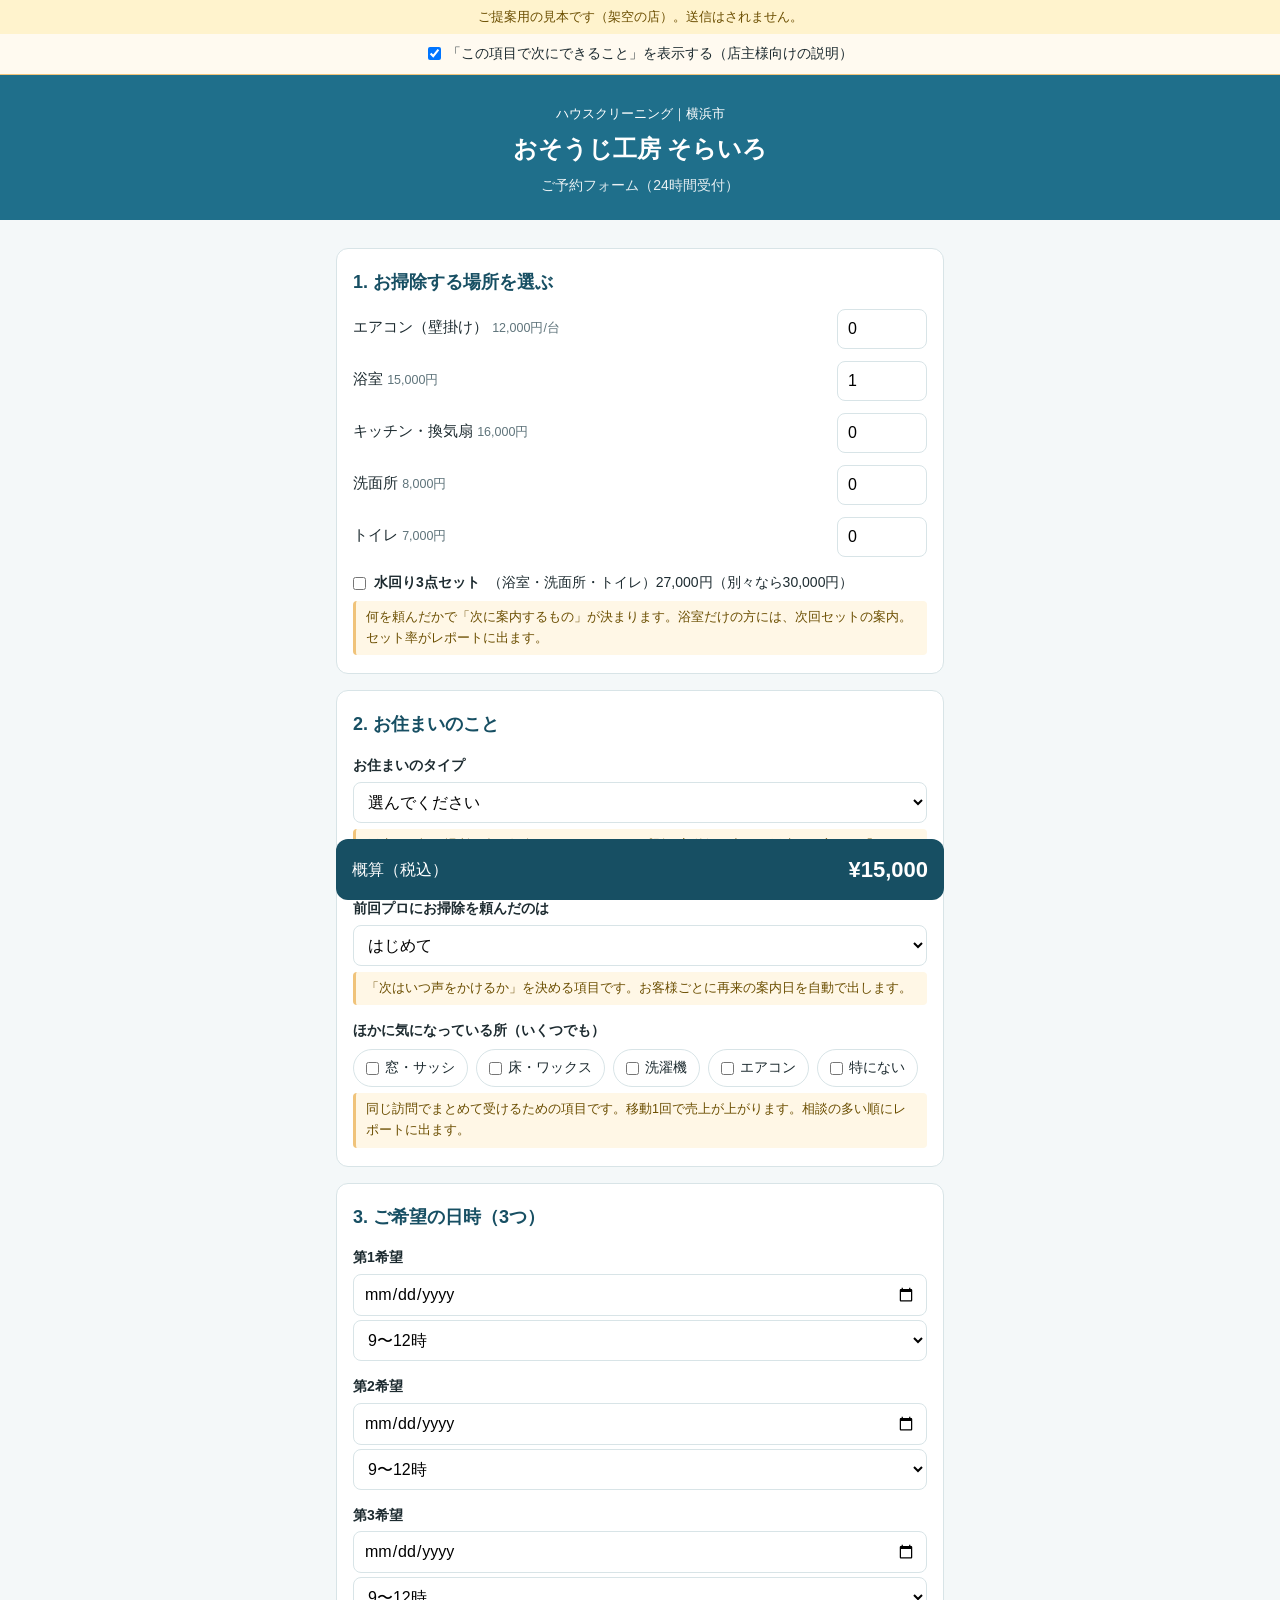
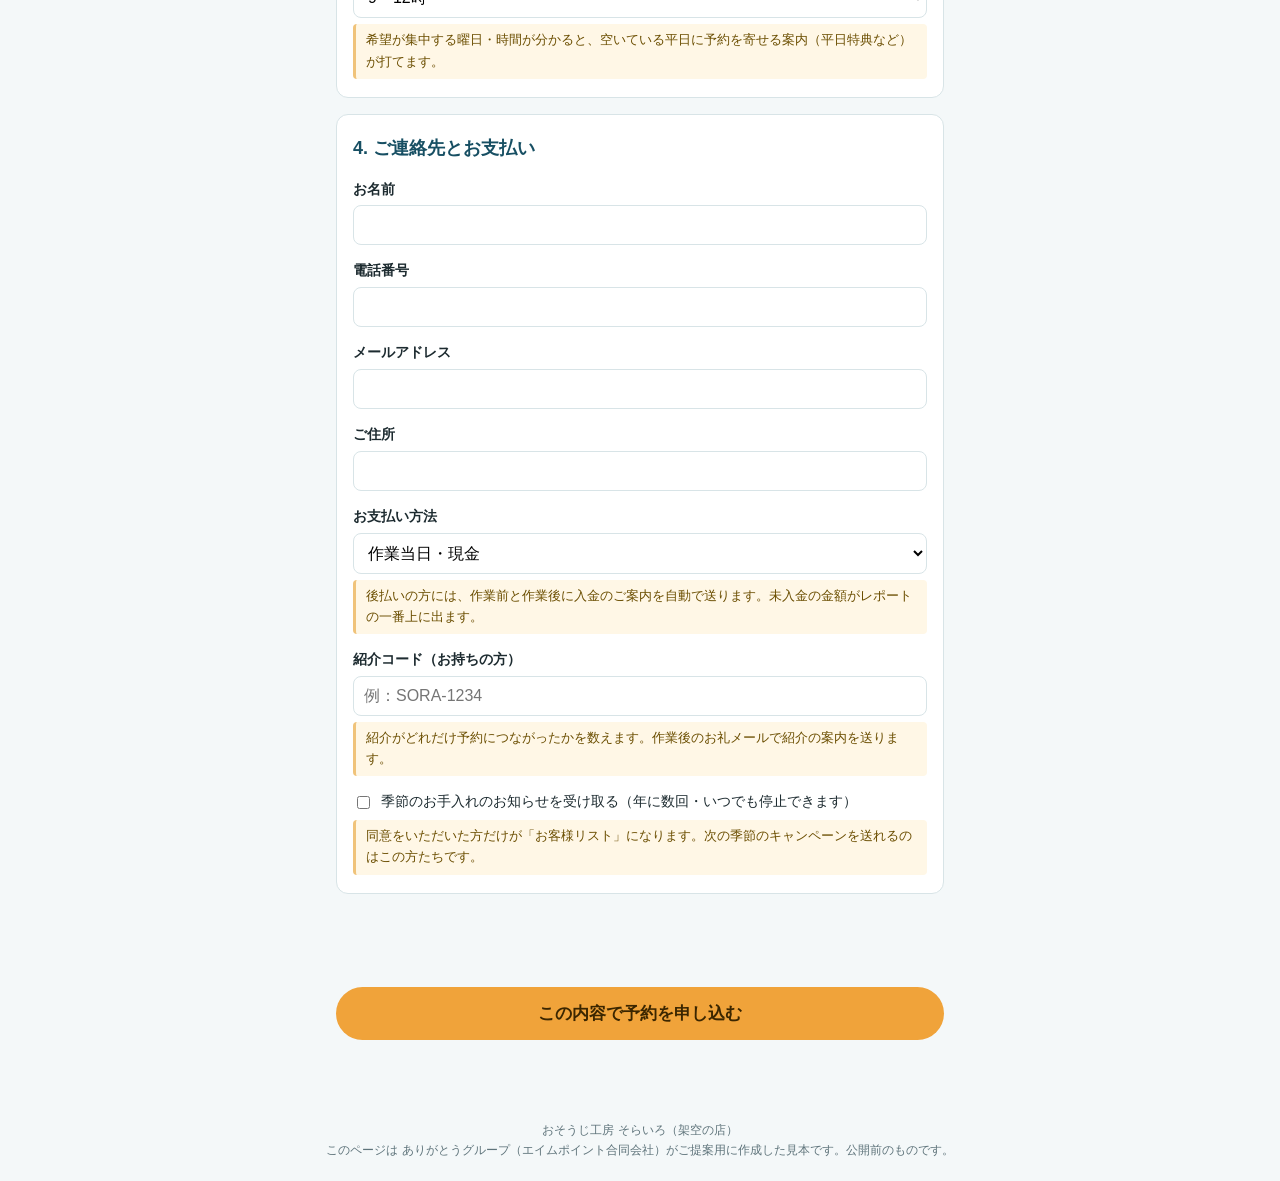
<file: housecleaning/booking.html>
<!doctype html>
<html lang="ja">
<head>
<meta charset="utf-8">
<meta name="viewport" content="width=device-width, initial-scale=1">
<meta name="robots" content="noindex, nofollow">
<title>おそうじ工房そらいろ｜ご予約（見本）</title>
<style>
  :root{--main:#1f6f8b;--main-dark:#174f63;--accent:#f0a33a;--bg:#f4f8f9;--card:#fff;--text:#1d2b30;--muted:#5f747b;--line:#d8e4e7;--why:#fff7e6;--why-line:#f0c37a}
  *{box-sizing:border-box}
  body{margin:0;background:var(--bg);color:var(--text);font-family:"Hiragino Kaku Gothic ProN","Noto Sans JP","Yu Gothic",sans-serif;line-height:1.7;font-size:16px}
  .sample-bar{background:#fff3cd;color:#6b4e00;font-size:13px;text-align:center;padding:6px 12px}
  .toggle{display:flex;justify-content:center;gap:8px;align-items:center;font-size:13px;padding:8px;background:#fffaf0;border-bottom:1px solid var(--why-line)}
  header{background:var(--main);color:#fff;text-align:center;padding:28px 16px 22px}
  header h1{margin:4px 0;font-size:24px}
  header p{margin:0;font-size:14px;opacity:.9}
  main{max-width:640px;margin:0 auto;padding:12px 16px 60px}
  section{background:var(--card);border:1px solid var(--line);border-radius:12px;padding:18px 16px;margin-top:16px}
  h2{font-size:18px;margin:0 0 6px;color:var(--main-dark)}
  label{display:block;font-weight:bold;font-size:14px;margin-top:14px}
  input,select,textarea{width:100%;padding:10px;border:1px solid var(--line);border-radius:8px;font-size:16px;font-family:inherit;margin-top:4px;background:#fff}
  .row{display:grid;grid-template-columns:1fr 6em;gap:8px;align-items:center;margin-top:8px;font-size:15px}
  .row span small{color:var(--muted)}
  .chips{display:flex;flex-wrap:wrap;gap:8px;margin-top:6px}
  .chips label{font-weight:normal;margin:0;border:1px solid var(--line);border-radius:999px;padding:6px 12px;display:flex;gap:6px;align-items:center}
  .chips input{width:auto;margin:0}
  .why{display:block;background:var(--why);border-left:3px solid var(--why-line);font-size:12.5px;font-weight:normal;color:#6b4e00;padding:6px 10px;border-radius:4px;margin-top:6px}
  body.nowhy .why{display:none}
  .total{position:sticky;bottom:0;background:var(--main-dark);color:#fff;border-radius:12px;padding:12px 16px;margin-top:16px;display:flex;justify-content:space-between;align-items:center}
  .total b{font-size:22px}
  button.submit{width:100%;margin-top:16px;padding:15px;border:0;border-radius:999px;background:var(--accent);color:#3b2600;font-size:17px;font-weight:bold;cursor:pointer}
  .done{display:none;background:#eaf4f1;border-radius:8px;padding:12px;margin-top:12px;font-size:14px}
  footer{text-align:center;font-size:12px;color:var(--muted);padding:20px 16px}
</style>
</head>
<body>
<div class="sample-bar">ご提案用の見本です（架空の店）。送信はされません。</div>
<div class="toggle"><label style="margin:0;font-weight:normal;display:flex;gap:6px;align-items:center"><input type="checkbox" id="whyToggle" checked style="width:auto;margin:0">「この項目で次にできること」を表示する（店主様向けの説明）</label></div>

<header>
  <div style="font-size:13px">ハウスクリーニング｜横浜市</div>
  <h1>おそうじ工房 そらいろ</h1>
  <p>ご予約フォーム（24時間受付）</p>
</header>

<main>
<form id="f" onsubmit="event.preventDefault();document.querySelector('.done').style.display='block'">

<section>
  <h2>1. お掃除する場所を選ぶ</h2>
  <div class="row"><span>エアコン（壁掛け） <small>12,000円/台</small></span><input type="number" min="0" value="0" data-p="12000"></div>
  <div class="row"><span>浴室 <small>15,000円</small></span><input type="number" min="0" max="2" value="1" data-p="15000"></div>
  <div class="row"><span>キッチン・換気扇 <small>16,000円</small></span><input type="number" min="0" max="2" value="0" data-p="16000"></div>
  <div class="row"><span>洗面所 <small>8,000円</small></span><input type="number" min="0" max="2" value="0" data-p="8000"></div>
  <div class="row"><span>トイレ <small>7,000円</small></span><input type="number" min="0" max="3" value="0" data-p="7000"></div>
  <label style="font-weight:normal;display:flex;gap:8px;align-items:center"><input type="checkbox" id="set" style="width:auto;margin:0"><b>水回り3点セット</b>（浴室・洗面所・トイレ）27,000円（別々なら30,000円）</label>
  <span class="why">何を頼んだかで「次に案内するもの」が決まります。浴室だけの方には、次回セットの案内。セット率がレポートに出ます。</span>
</section>

<section>
  <h2>2. お住まいのこと</h2>
  <label>お住まいのタイプ
    <select required><option value="">選んでください</option><option>戸建て</option><option>マンション・アパート</option><option>店舗・事務所</option></select>
    <span class="why">戸建ては頼む場所が多い傾向があります。タイプ別に客単価を出し、戸建ての方には「まるごと」の案内を分けて送れます。</span></label>
  <label>前回プロにお掃除を頼んだのは
    <select><option>はじめて</option><option>1年以内</option><option>1〜2年前</option><option>3年以上前</option></select>
    <span class="why">「次はいつ声をかけるか」を決める項目です。お客様ごとに再来の案内日を自動で出します。</span></label>
  <label>ほかに気になっている所（いくつでも）</label>
  <div class="chips">
    <label><input type="checkbox">窓・サッシ</label><label><input type="checkbox">床・ワックス</label><label><input type="checkbox">洗濯機</label><label><input type="checkbox">エアコン</label><label><input type="checkbox">特にない</label>
  </div>
  <span class="why">同じ訪問でまとめて受けるための項目です。移動1回で売上が上がります。相談の多い順にレポートに出ます。</span>
</section>

<section>
  <h2>3. ご希望の日時（3つ）</h2>
  <label>第1希望<input type="date" required></label>
  <select><option>9〜12時</option><option>12〜15時</option><option>15〜18時</option></select>
  <label>第2希望<input type="date" required></label>
  <select><option>9〜12時</option><option>12〜15時</option><option>15〜18時</option></select>
  <label>第3希望<input type="date" required></label>
  <select><option>9〜12時</option><option>12〜15時</option><option>15〜18時</option></select>
  <span class="why">希望が集中する曜日・時間が分かると、空いている平日に予約を寄せる案内（平日特典など）が打てます。</span>
</section>

<section>
  <h2>4. ご連絡先とお支払い</h2>
  <label>お名前<input required autocomplete="name"></label>
  <label>電話番号<input type="tel" required autocomplete="tel"></label>
  <label>メールアドレス<input type="email" required autocomplete="email"></label>
  <label>ご住所<input required autocomplete="street-address"></label>
  <label>お支払い方法
    <select><option>作業当日・現金</option><option>作業当日・PayPay</option><option>銀行振込（請求書）</option></select>
    <span class="why">後払いの方には、作業前と作業後に入金のご案内を自動で送ります。未入金の金額がレポートの一番上に出ます。</span></label>
  <label>紹介コード（お持ちの方）<input placeholder="例：SORA-1234">
    <span class="why">紹介がどれだけ予約につながったかを数えます。作業後のお礼メールで紹介の案内を送ります。</span></label>
  <label style="font-weight:normal;display:flex;gap:8px;align-items:flex-start"><input type="checkbox" style="width:auto;margin-top:6px">季節のお手入れのお知らせを受け取る（年に数回・いつでも停止できます）</label>
  <span class="why">同意をいただいた方だけが「お客様リスト」になります。次の季節のキャンペーンを送れるのはこの方たちです。</span>
</section>

<div class="total"><span>概算（税込）</span><b id="sum">¥15,000</b></div>
<button class="submit" type="submit">この内容で予約を申し込む</button>
<div class="done">見本のため送信はされません。公開後は、確認メールが自動で届き、内容がお店の予約表とレポートに記録されます。</div>
</form>
</main>
<footer>おそうじ工房 そらいろ（架空の店）<br>このページは ありがとうグループ（エイムポイント合同会社）がご提案用に作成した見本です。公開前のものです。</footer>

<script>
const nums=[...document.querySelectorAll('input[data-p]')],set=document.getElementById('set'),out=document.getElementById('sum');
function calc(){let s=nums.reduce((a,i)=>a+(+i.value||0)*(+i.dataset.p),0);
  if(set.checked){s-=3000;}
  out.textContent='¥'+Math.max(s,0).toLocaleString('ja-JP');}
nums.forEach(i=>i.addEventListener('input',calc));set.addEventListener('change',()=>{if(set.checked){nums[1].value=1;nums[3].value=1;nums[4].value=1}calc()});
document.getElementById('whyToggle').addEventListener('change',e=>document.body.classList.toggle('nowhy',!e.target.checked));
calc();
</script>
</body>
</html>
</file>
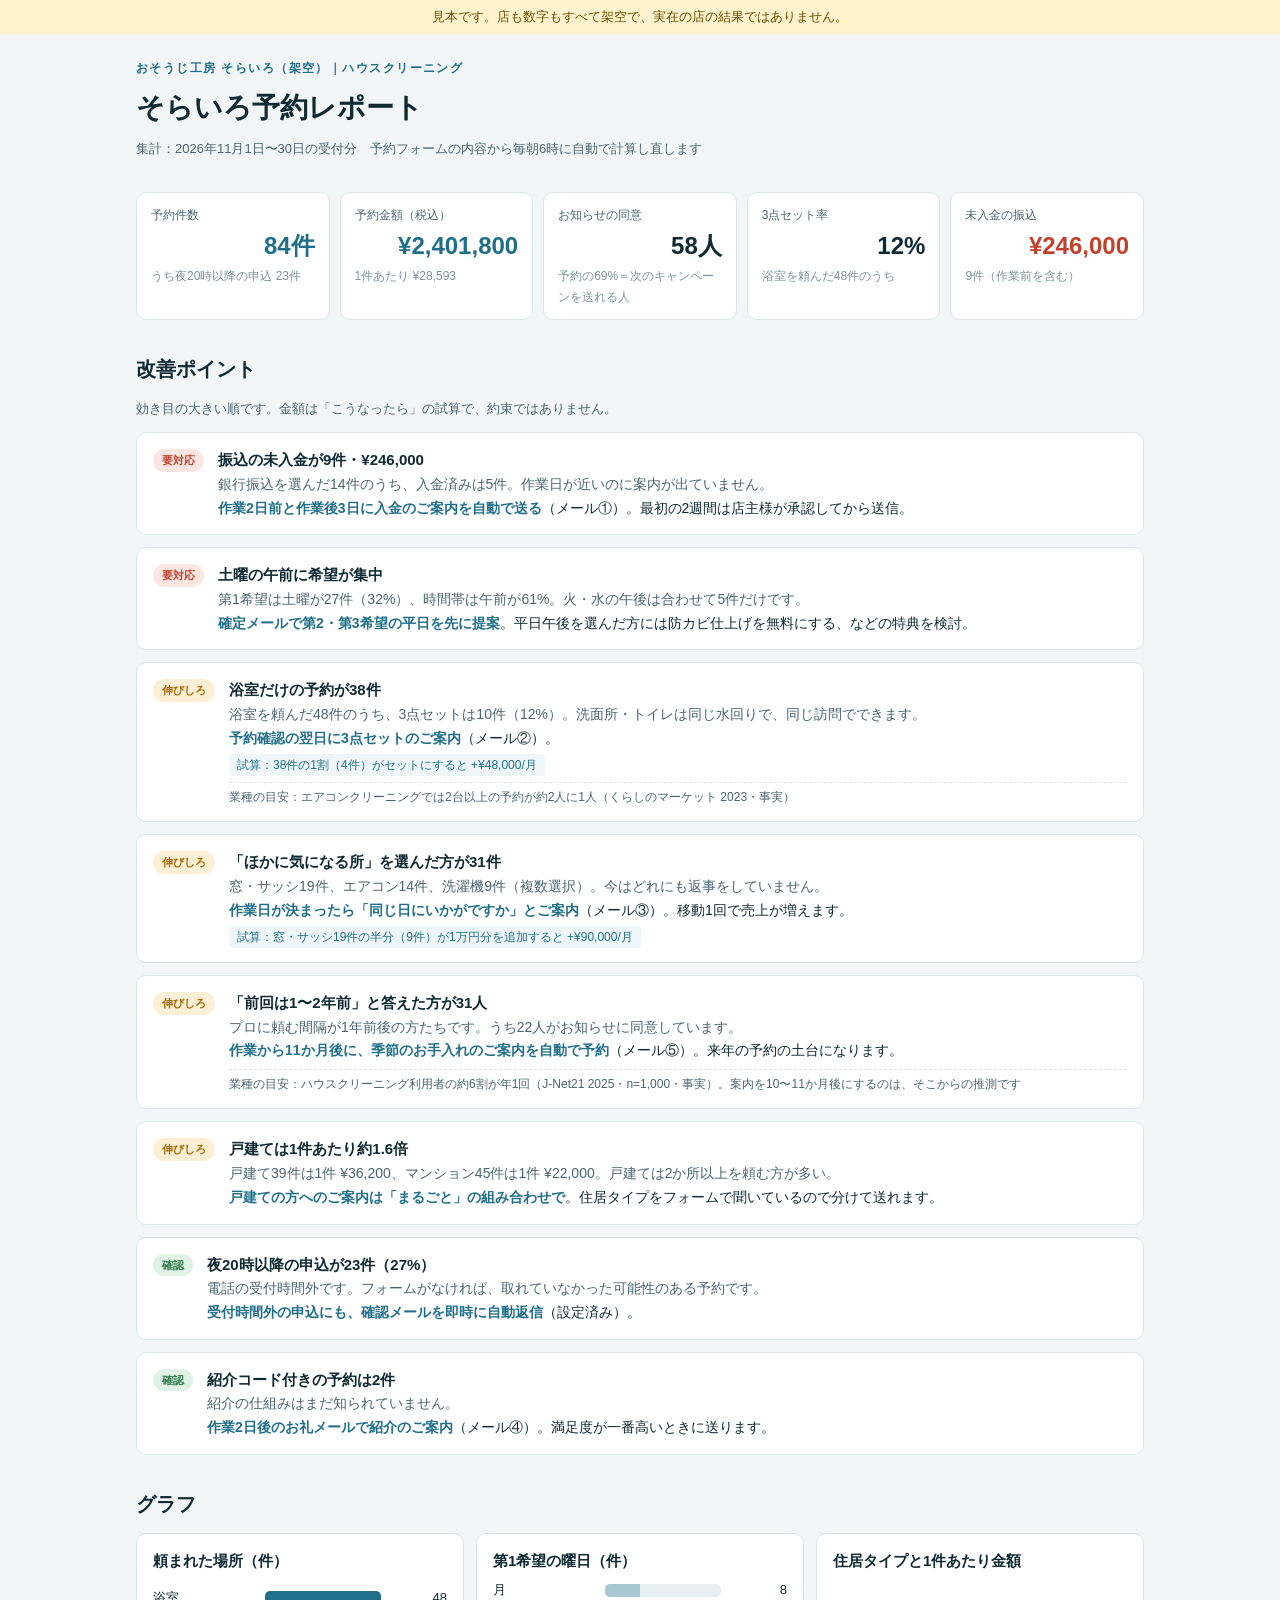
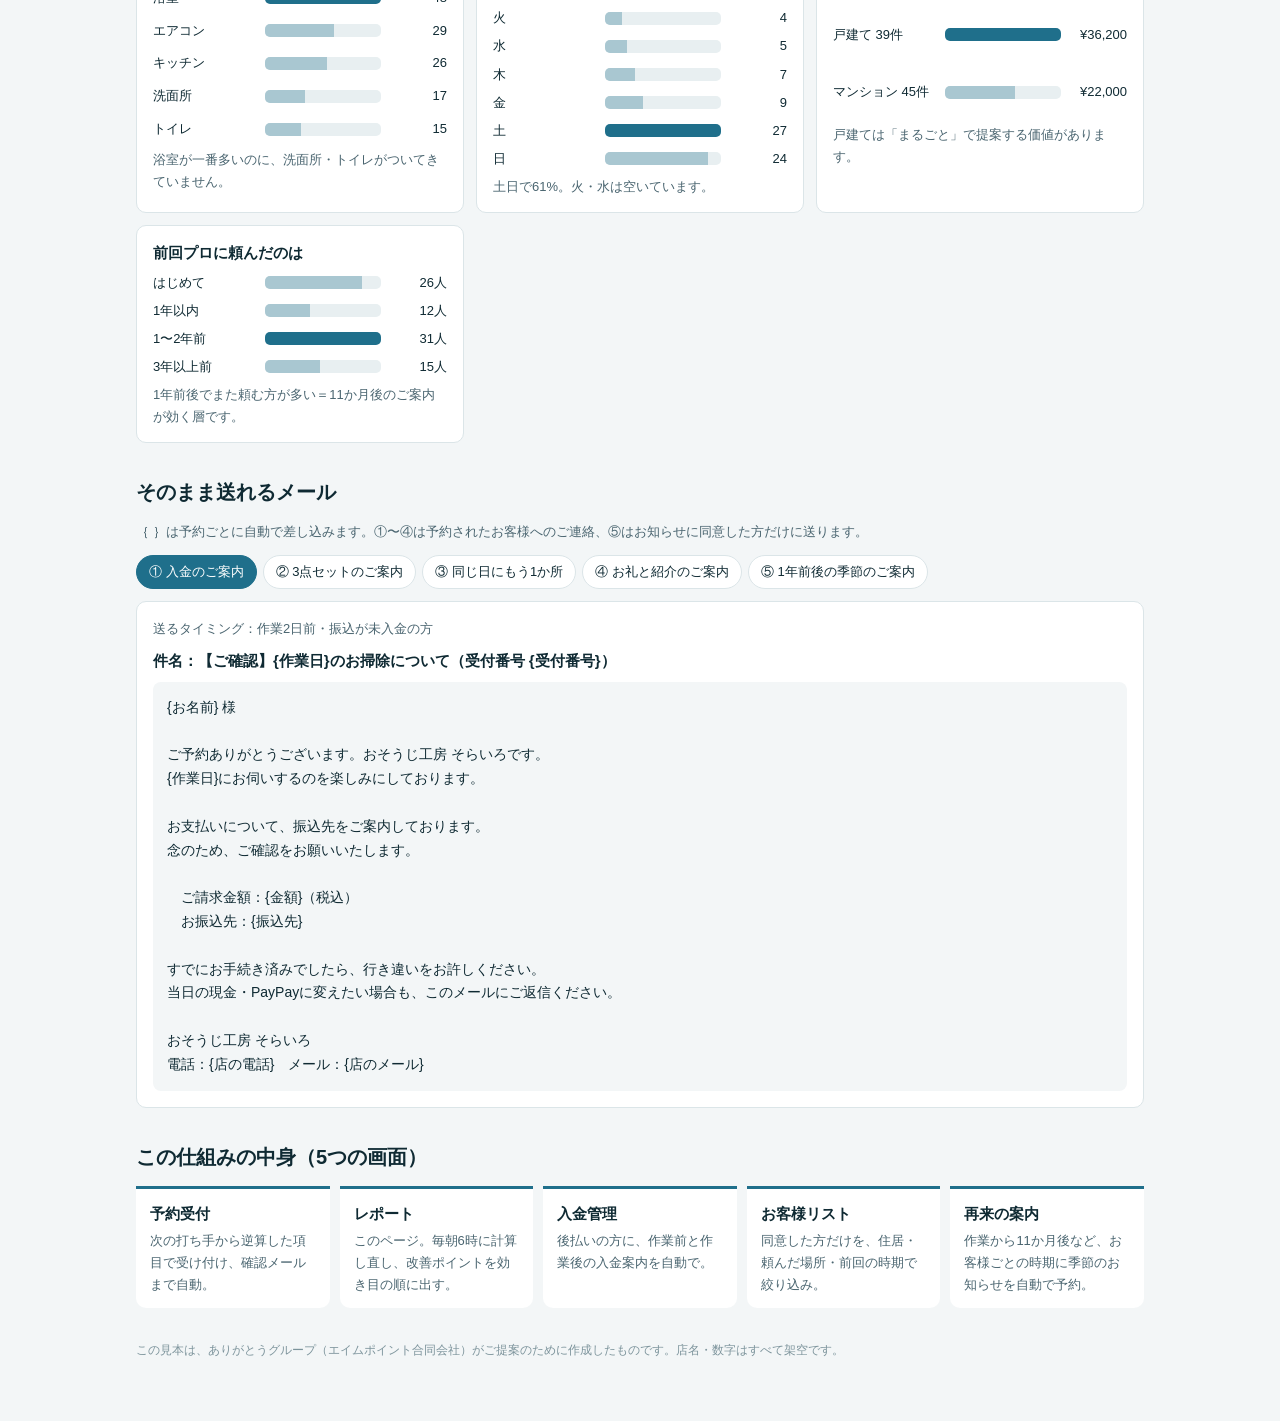
<file: housecleaning/report.html>
<!doctype html>
<html lang="ja">
<head>
<meta charset="utf-8">
<meta name="viewport" content="width=device-width, initial-scale=1">
<meta name="robots" content="noindex, nofollow">
<title>そらいろ予約レポート（見本）</title>
<style>
  :root{--bg:#f3f6f7;--panel:#fff;--ink:#0f2a33;--ink-2:#4a6570;--ink-3:#7d949c;--rule:#dbe5e8;--accent:#1f6f8b;--bar:#a9c7d1;
    --crit:#c2412d;--crit-bg:#fbe6e1;--warn:#a86a00;--warn-bg:#fbefd6;--ok:#2c7a4b;--ok-bg:#e0f1e6}
  *{box-sizing:border-box}
  body{margin:0;background:var(--bg);color:var(--ink);font-family:"Hiragino Kaku Gothic ProN","Noto Sans JP","Yu Gothic",sans-serif;font-size:15px;line-height:1.7}
  .sample-bar{background:#fff3cd;color:#6b4e00;font-size:13px;text-align:center;padding:6px 12px}
  .wrap{max-width:1040px;margin:0 auto;padding:24px 16px 60px;display:grid;gap:32px}
  h1{font-size:28px;margin:0} h2{font-size:20px;margin:0} h3{font-size:15px;margin:0}
  .eyebrow{font-size:12px;letter-spacing:.12em;color:var(--accent);font-weight:bold}
  .muted{color:var(--ink-2);font-size:13px;margin:0}
  section{display:grid;gap:12px}
  .kpis{display:grid;grid-template-columns:repeat(auto-fit,minmax(160px,1fr));gap:10px}
  .kpi{background:var(--panel);border:1px solid var(--rule);border-radius:10px;padding:12px 14px}
  .kpi .l{font-size:12px;color:var(--ink-2)} .kpi .v{font-size:24px;font-weight:bold;font-variant-numeric:tabular-nums}
  .kpi .s{font-size:12px;color:var(--ink-3)} .kpi.lead .v{color:var(--accent)} .kpi.red .v{color:var(--crit)}
  .issue{background:var(--panel);border:1px solid var(--rule);border-radius:10px;padding:14px 16px;display:grid;grid-template-columns:auto 1fr;gap:4px 14px}
  .chip{font-size:11px;font-weight:bold;padding:2px 9px;border-radius:999px;white-space:nowrap;height:fit-content;margin-top:2px}
  .crit{background:var(--crit-bg);color:var(--crit)} .warn{background:var(--warn-bg);color:var(--warn)} .ok{background:var(--ok-bg);color:var(--ok)}
  .fact{font-size:14px;color:var(--ink-2)} .act{font-size:14px} .act b{color:var(--accent)}
  .money{display:inline-block;font-size:12px;background:#eef6f9;color:var(--accent);border-radius:4px;padding:1px 8px;margin-top:2px}
  .grid{display:grid;grid-template-columns:repeat(auto-fit,minmax(300px,1fr));gap:12px}
  .card{background:var(--panel);border:1px solid var(--rule);border-radius:10px;padding:14px 16px;display:grid;gap:6px}
  .bar{display:grid;grid-template-columns:8em 1fr 4.5em;gap:8px;align-items:center;font-size:13px}
  .track{background:#e8eff1;border-radius:5px;height:13px;overflow:hidden} .fill{height:100%;background:var(--bar)} .fill.hi{background:var(--accent)}
  .v{text-align:right;font-variant-numeric:tabular-nums}
  .note{font-size:13px;color:var(--ink-2);margin:0}
  .tabs{display:flex;flex-wrap:wrap;gap:6px}
  .tabs button{font:inherit;font-size:13px;border:1px solid var(--rule);background:var(--panel);padding:5px 12px;border-radius:999px;cursor:pointer;color:var(--ink)}
  .tabs button[aria-selected=true]{background:var(--accent);color:#fff;border-color:var(--accent)}
  .mail{background:var(--panel);border:1px solid var(--rule);border-radius:10px;padding:16px;display:grid;gap:8px}
  .mail pre{margin:0;white-space:pre-wrap;font-family:inherit;font-size:14px;background:var(--bg);border-radius:8px;padding:14px;max-height:440px;overflow:auto}
  .mods{display:grid;grid-template-columns:repeat(auto-fit,minmax(180px,1fr));gap:10px}
  .mod{background:var(--panel);border-top:3px solid var(--accent);border-radius:0 0 10px 10px;padding:12px 14px}
  .mod p{margin:4px 0 0;font-size:13px;color:var(--ink-2)}
  .bench{font-size:12px;color:var(--ink-2);border-top:1px dashed var(--rule);margin-top:6px;padding-top:4px}
  body.sales .issue:not(.keep){display:none}
  .salesnote{display:none;font-size:13px;background:#eef6f9;border-radius:8px;padding:10px 12px}
  body.sales .salesnote{display:block}
  footer{font-size:12px;color:var(--ink-3)}
  @media(max-width:520px){.issue{grid-template-columns:1fr}.bar{grid-template-columns:6.5em 1fr 4em}}
</style>
</head>
<body>
<div class="sample-bar">見本です。店も数字もすべて架空で、実在の店の結果ではありません。</div>
<div class="wrap">

<header style="display:grid;gap:6px">
  <div class="eyebrow">おそうじ工房 そらいろ（架空）｜ハウスクリーニング</div>
  <h1>そらいろ予約レポート</h1>
  <p class="muted">集計：2026年11月1日〜30日の受付分　予約フォームの内容から毎朝6時に自動で計算し直します</p>
</header>

<section>
  <div class="kpis">
    <div class="kpi lead"><div class="l">予約件数</div><div class="v">84件</div><div class="s">うち夜20時以降の申込 23件</div></div>
    <div class="kpi lead"><div class="l">予約金額（税込）</div><div class="v">¥2,401,800</div><div class="s">1件あたり ¥28,593</div></div>
    <div class="kpi"><div class="l">お知らせの同意</div><div class="v">58人</div><div class="s">予約の69%＝次のキャンペーンを送れる人</div></div>
    <div class="kpi"><div class="l">3点セット率</div><div class="v">12%</div><div class="s">浴室を頼んだ48件のうち</div></div>
    <div class="kpi red"><div class="l">未入金の振込</div><div class="v">¥246,000</div><div class="s">9件（作業前を含む）</div></div>
  </div>
</section>

<section>
  <h2>改善ポイント</h2>
  <p class="muted">効き目の大きい順です。金額は「こうなったら」の試算で、約束ではありません。</p>
  <div class="salesnote">見本では改善ポイントを3つだけお見せしています。本物の数字が入ると、店ごとに毎朝6時に判定し直し、効き目の順に並びます。御社がどこにいるかは、1か月で分かります。</div>

  <div class="issue keep"><span class="chip crit">要対応</span><div><h3>振込の未入金が9件・¥246,000</h3>
    <div class="fact">銀行振込を選んだ14件のうち、入金済みは5件。作業日が近いのに案内が出ていません。</div>
    <div class="act"><b>作業2日前と作業後3日に入金のご案内を自動で送る</b>（メール①）。最初の2週間は店主様が承認してから送信。</div></div></div>

  <div class="issue"><span class="chip crit">要対応</span><div><h3>土曜の午前に希望が集中</h3>
    <div class="fact">第1希望は土曜が27件（32%）、時間帯は午前が61%。火・水の午後は合わせて5件だけです。</div>
    <div class="act"><b>確定メールで第2・第3希望の平日を先に提案</b>。平日午後を選んだ方には防カビ仕上げを無料にする、などの特典を検討。</div></div></div>

  <div class="issue keep"><span class="chip warn">伸びしろ</span><div><h3>浴室だけの予約が38件</h3>
    <div class="fact">浴室を頼んだ48件のうち、3点セットは10件（12%）。洗面所・トイレは同じ水回りで、同じ訪問でできます。</div>
    <div class="act"><b>予約確認の翌日に3点セットのご案内</b>（メール②）。</div>
    <span class="money">試算：38件の1割（4件）がセットにすると +¥48,000/月</span><div class="bench">業種の目安：エアコンクリーニングでは2台以上の予約が約2人に1人（くらしのマーケット 2023・事実）</div></div></div>

  <div class="issue"><span class="chip warn">伸びしろ</span><div><h3>「ほかに気になる所」を選んだ方が31件</h3>
    <div class="fact">窓・サッシ19件、エアコン14件、洗濯機9件（複数選択）。今はどれにも返事をしていません。</div>
    <div class="act"><b>作業日が決まったら「同じ日にいかがですか」とご案内</b>（メール③）。移動1回で売上が増えます。</div>
    <span class="money">試算：窓・サッシ19件の半分（9件）が1万円分を追加すると +¥90,000/月</span></div></div>

  <div class="issue keep"><span class="chip warn">伸びしろ</span><div><h3>「前回は1〜2年前」と答えた方が31人</h3>
    <div class="fact">プロに頼む間隔が1年前後の方たちです。うち22人がお知らせに同意しています。</div>
    <div class="act"><b>作業から11か月後に、季節のお手入れのご案内を自動で予約</b>（メール⑤）。来年の予約の土台になります。</div><div class="bench">業種の目安：ハウスクリーニング利用者の約6割が年1回（J-Net21 2025・n=1,000・事実）。案内を10〜11か月後にするのは、そこからの推測です</div></div></div>

  <div class="issue"><span class="chip warn">伸びしろ</span><div><h3>戸建ては1件あたり約1.6倍</h3>
    <div class="fact">戸建て39件は1件 ¥36,200、マンション45件は1件 ¥22,000。戸建ては2か所以上を頼む方が多い。</div>
    <div class="act"><b>戸建ての方へのご案内は「まるごと」の組み合わせで</b>。住居タイプをフォームで聞いているので分けて送れます。</div></div></div>

  <div class="issue"><span class="chip ok">確認</span><div><h3>夜20時以降の申込が23件（27%）</h3>
    <div class="fact">電話の受付時間外です。フォームがなければ、取れていなかった可能性のある予約です。</div>
    <div class="act"><b>受付時間外の申込にも、確認メールを即時に自動返信</b>（設定済み）。</div></div></div>

  <div class="issue"><span class="chip ok">確認</span><div><h3>紹介コード付きの予約は2件</h3>
    <div class="fact">紹介の仕組みはまだ知られていません。</div>
    <div class="act"><b>作業2日後のお礼メールで紹介のご案内</b>（メール④）。満足度が一番高いときに送ります。</div></div></div>
</section>

<section>
  <h2>グラフ</h2>
  <div class="grid">
    <div class="card"><h3>頼まれた場所（件）</h3>
      <div class="bar"><span>浴室</span><span class="track"><span class="fill hi" style="width:100%;display:block"></span></span><span class="v">48</span></div>
      <div class="bar"><span>エアコン</span><span class="track"><span class="fill" style="width:60%;display:block"></span></span><span class="v">29</span></div>
      <div class="bar"><span>キッチン</span><span class="track"><span class="fill" style="width:54%;display:block"></span></span><span class="v">26</span></div>
      <div class="bar"><span>洗面所</span><span class="track"><span class="fill" style="width:35%;display:block"></span></span><span class="v">17</span></div>
      <div class="bar"><span>トイレ</span><span class="track"><span class="fill" style="width:31%;display:block"></span></span><span class="v">15</span></div>
      <p class="note">浴室が一番多いのに、洗面所・トイレがついてきていません。</p></div>
    <div class="card"><h3>第1希望の曜日（件）</h3>
      <div class="bar"><span>月</span><span class="track"><span class="fill" style="width:30%;display:block"></span></span><span class="v">8</span></div>
      <div class="bar"><span>火</span><span class="track"><span class="fill" style="width:15%;display:block"></span></span><span class="v">4</span></div>
      <div class="bar"><span>水</span><span class="track"><span class="fill" style="width:19%;display:block"></span></span><span class="v">5</span></div>
      <div class="bar"><span>木</span><span class="track"><span class="fill" style="width:26%;display:block"></span></span><span class="v">7</span></div>
      <div class="bar"><span>金</span><span class="track"><span class="fill" style="width:33%;display:block"></span></span><span class="v">9</span></div>
      <div class="bar"><span>土</span><span class="track"><span class="fill hi" style="width:100%;display:block"></span></span><span class="v">27</span></div>
      <div class="bar"><span>日</span><span class="track"><span class="fill" style="width:89%;display:block"></span></span><span class="v">24</span></div>
      <p class="note">土日で61%。火・水は空いています。</p></div>
    <div class="card"><h3>住居タイプと1件あたり金額</h3>
      <div class="bar"><span>戸建て 39件</span><span class="track"><span class="fill hi" style="width:100%;display:block"></span></span><span class="v">¥36,200</span></div>
      <div class="bar"><span>マンション 45件</span><span class="track"><span class="fill" style="width:61%;display:block"></span></span><span class="v">¥22,000</span></div>
      <p class="note">戸建ては「まるごと」で提案する価値があります。</p></div>
    <div class="card"><h3>前回プロに頼んだのは</h3>
      <div class="bar"><span>はじめて</span><span class="track"><span class="fill" style="width:84%;display:block"></span></span><span class="v">26人</span></div>
      <div class="bar"><span>1年以内</span><span class="track"><span class="fill" style="width:39%;display:block"></span></span><span class="v">12人</span></div>
      <div class="bar"><span>1〜2年前</span><span class="track"><span class="fill hi" style="width:100%;display:block"></span></span><span class="v">31人</span></div>
      <div class="bar"><span>3年以上前</span><span class="track"><span class="fill" style="width:48%;display:block"></span></span><span class="v">15人</span></div>
      <p class="note">1年前後でまた頼む方が多い＝11か月後のご案内が効く層です。</p></div>
  </div>
</section>

<section>
  <h2>そのまま送れるメール</h2>
  <p class="muted">｛ ｝は予約ごとに自動で差し込みます。①〜④は予約されたお客様へのご連絡、⑤はお知らせに同意した方だけに送ります。</p>
  <div class="tabs" id="tabs"></div>
  <div class="mail"><div class="muted" id="when"></div><b id="subj"></b><pre id="body"></pre></div>
</section>

<section>
  <h2>この仕組みの中身（5つの画面）</h2>
  <div class="mods">
    <div class="mod"><h3>予約受付</h3><p>次の打ち手から逆算した項目で受け付け、確認メールまで自動。</p></div>
    <div class="mod"><h3>レポート</h3><p>このページ。毎朝6時に計算し直し、改善ポイントを効き目の順に出す。</p></div>
    <div class="mod"><h3>入金管理</h3><p>後払いの方に、作業前と作業後の入金案内を自動で。</p></div>
    <div class="mod"><h3>お客様リスト</h3><p>同意した方だけを、住居・頼んだ場所・前回の時期で絞り込み。</p></div>
    <div class="mod"><h3>再来の案内</h3><p>作業から11か月後など、お客様ごとの時期に季節のお知らせを自動で予約。</p></div>
  </div>
</section>

<footer>この見本は、ありがとうグループ（エイムポイント合同会社）がご提案のために作成したものです。店名・数字はすべて架空です。</footer>
</div>

<script>
const SIG=`\n\nおそうじ工房 そらいろ\n電話：{店の電話}　メール：{店のメール}`;
const OPTOUT=`\n住所：{店の住所}\nこのお知らせは、ご予約時に「お知らせを受け取る」に同意いただいた方にお送りしています。\n今後不要な方はこちらから停止できます：{配信停止URL}`;
const M=[
["① 入金のご案内","作業2日前・振込が未入金の方","【ご確認】{作業日}のお掃除について（受付番号 {受付番号}）",
`{お名前} 様

ご予約ありがとうございます。おそうじ工房 そらいろです。
{作業日}にお伺いするのを楽しみにしております。

お支払いについて、振込先をご案内しております。
念のため、ご確認をお願いいたします。

　ご請求金額：{金額}（税込）
　お振込先：{振込先}

すでにお手続き済みでしたら、行き違いをお許しください。
当日の現金・PayPayに変えたい場合も、このメールにご返信ください。`+SIG],
["② 3点セットのご案内","予約確認の翌日・浴室だけの方","{作業日}のお伺いで、洗面所とトイレもご一緒にいかがですか",
`{お名前} 様

浴室クリーニングのご予約、ありがとうございます。

同じ水回りの洗面所とトイレも、同じ日にまとめてお掃除できます。

　水回り3点セット（浴室・洗面所・トイレ）27,000円
　（別々にご依頼の場合は30,000円）

ご希望の場合は、このメールに「3点セット希望」とご返信ください。
当日のお申し出でも承ります。`+SIG],
["③ 同じ日にもう1か所","作業日が決まった後・ほかに気になる所を選んだ方","【ご相談の件】{作業日}に{気になる所}もご一緒にいかがでしょうか",
`{お名前} 様

ご予約の際に、{気になる所}も気になるとお知らせいただきありがとうございます。

{作業日}と同じ日にお伺いできれば、
お客様のご予定も一日で済みます。

料金はお住まいの状況で変わりますので、
ご希望の場合はこのメールにご返信ください。担当からご案内します。`+SIG],
["④ お礼と紹介のご案内","作業2日後・入金済みの方","お掃除のお礼と、ご紹介のお願い",
`{お名前} 様

先日はおそうじ工房 そらいろにご依頼いただき、ありがとうございました。
きれいになったお住まいで、気持ちよくお過ごしいただけていれば嬉しいです。

ご家族やご友人で、お掃除にお困りの方がいらっしゃいましたら、
ぜひご紹介ください。予約フォームにこちらのコードを入れていただくと、
ご紹介とわかるようになっています。

　あなたの紹介コード：{紹介コード}
　ご予約ページ：{予約ページURL}

{紹介のお礼の内容：店主様と決めます}`+SIG],
["⑤ 1年前後の季節のご案内","作業から11か月後・お知らせに同意した方","【そらいろ】前回のお掃除から、そろそろ1年です",
`{お名前} 様

いつもありがとうございます。おそうじ工房 そらいろです。
前回{前回の場所}をお掃除させていただいてから、そろそろ1年になります。

水回りの汚れは、1年ほどで目立ち始める方が多いです。
{案内する期間：例 ○月○日〜○日の7日間}は、平日の枠を多めに空けてお待ちしています。

▼ご予約
{予約ページURL}

またお会いできるのを楽しみにしています。`+SIG+OPTOUT],
];
const tabs=document.getElementById('tabs');
function show(i){[...tabs.children].forEach((b,j)=>b.setAttribute('aria-selected',j===i));document.getElementById('when').textContent='送るタイミング：'+M[i][1];document.getElementById('subj').textContent='件名：'+M[i][2];document.getElementById('body').textContent=M[i][3]}
M.forEach((m,i)=>{const b=document.createElement('button');b.type='button';b.textContent=m[0];b.onclick=()=>show(i);tabs.append(b)});show(0);

</script>
</body>
</html>
</file>
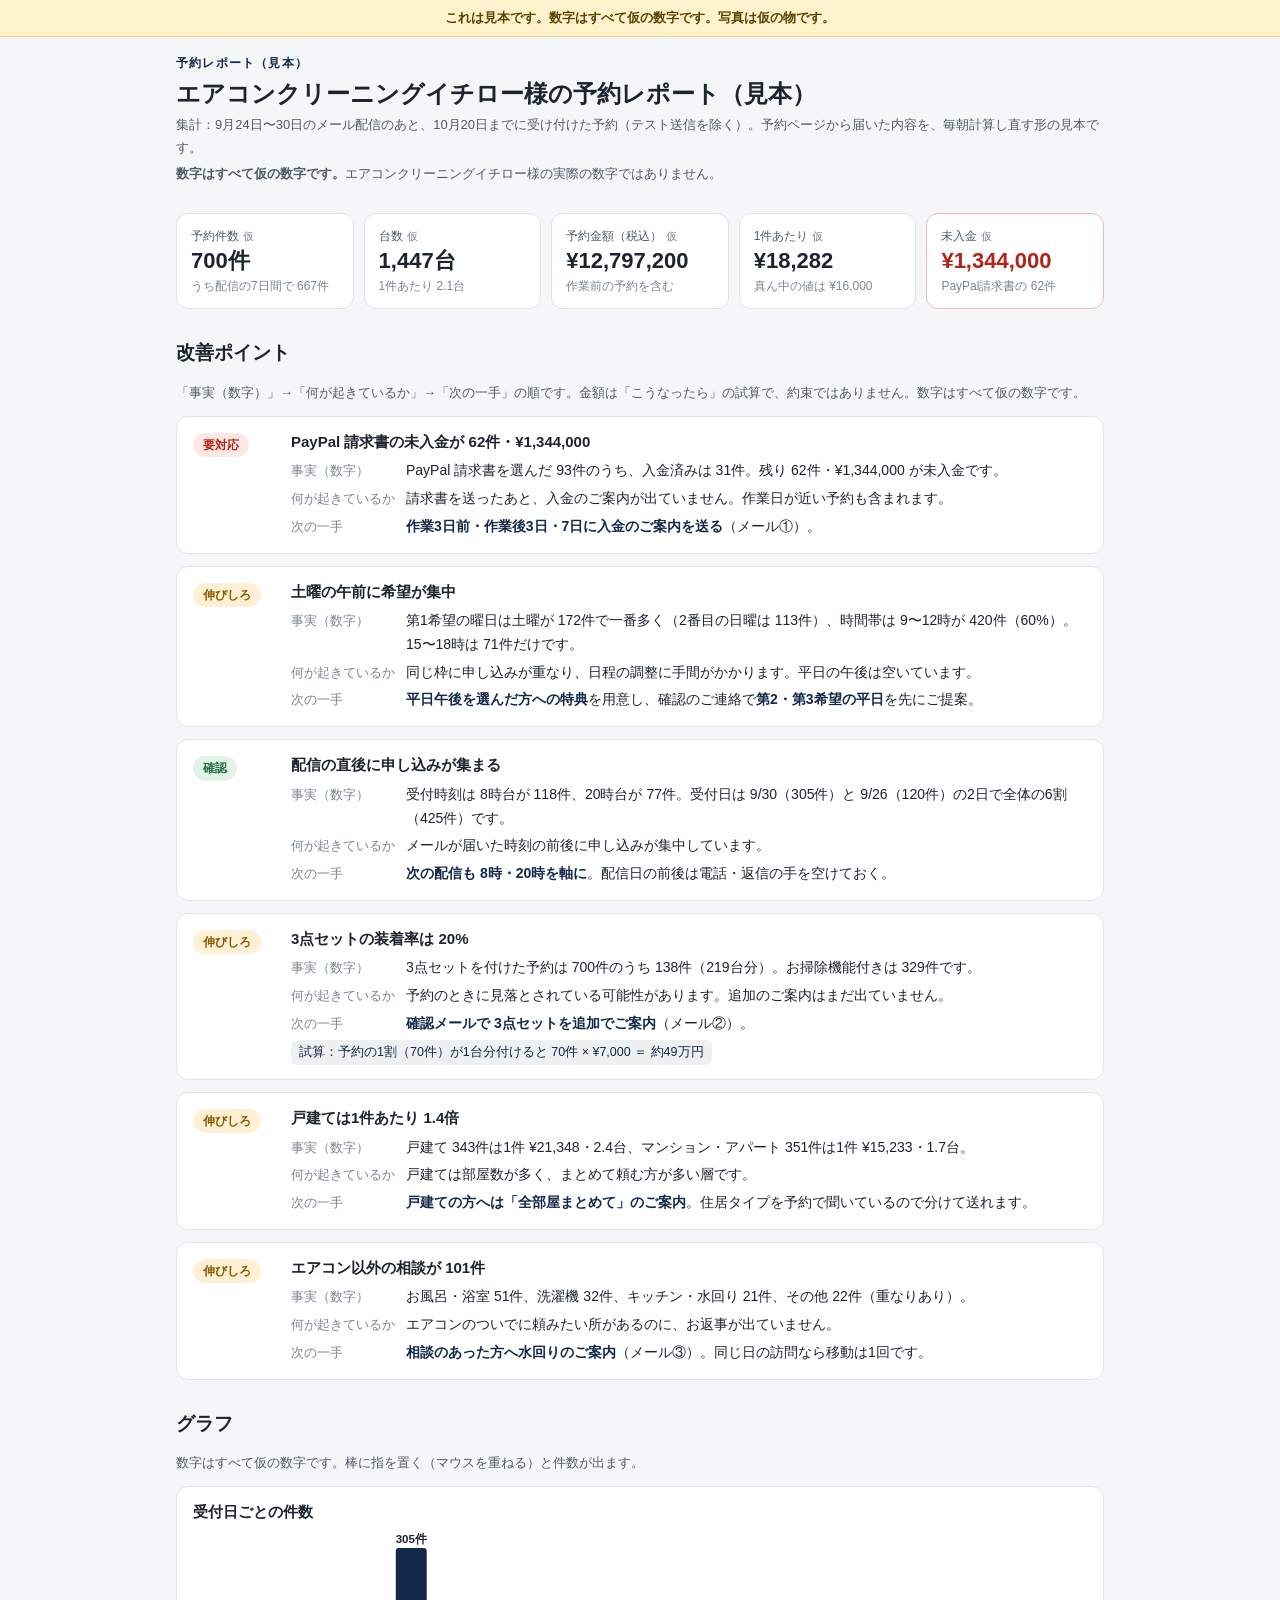
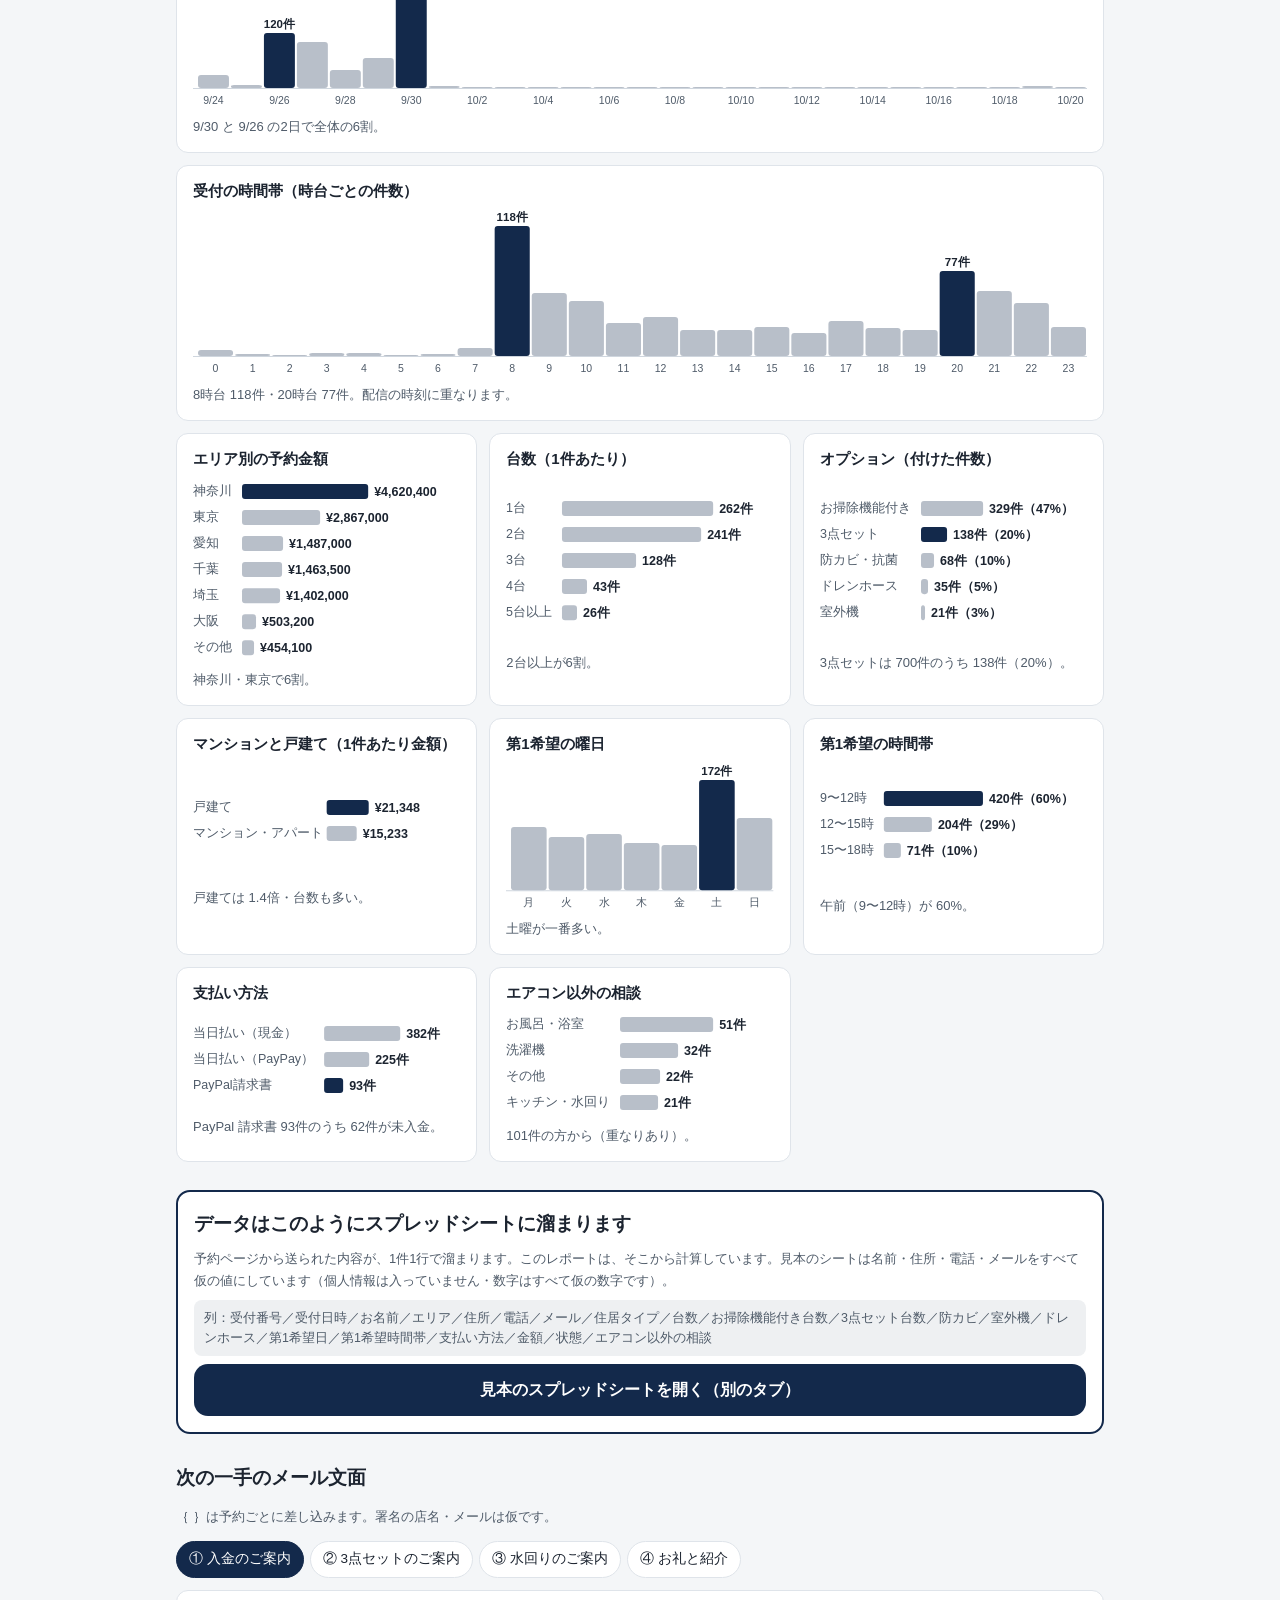
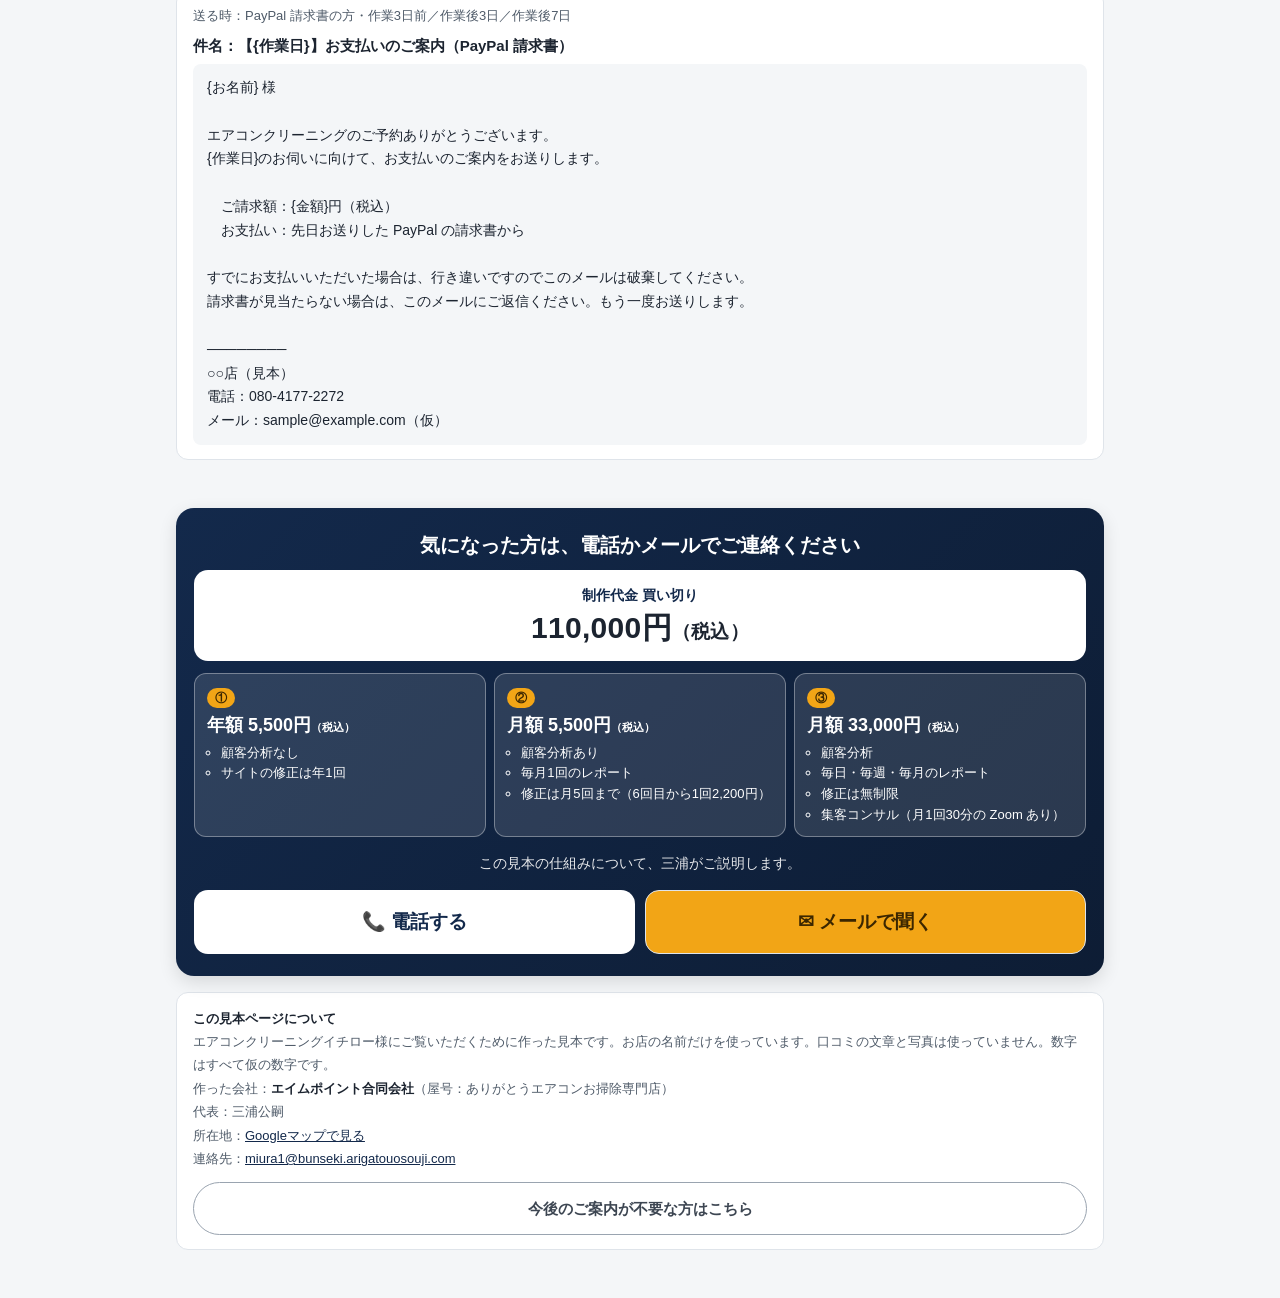
<file: housecleaning/s/4aqj4zbu/report.html>
<!doctype html>
<html lang="ja">
<head>
<meta charset="utf-8">
<meta name="viewport" content="width=device-width, initial-scale=1, viewport-fit=cover">
<meta name="robots" content="noindex, nofollow">
<meta name="theme-color" content="#13294b">
<title>エアコンクリーニングイチロー様の予約レポート（見本）</title>
<style>
  :root{--c:#13294b;--soft:color-mix(in srgb,var(--c) 7%,#fff);--bar:color-mix(in srgb,var(--c) 30%,#fff);--hi:#e08a00;
    --bg:#f4f6f8;--panel:#fff;--ink:#1c2430;--ink-2:#4f5b69;--ink-3:#7a8592;--rule:#dfe4ea;
    --crit:#b42318;--crit-bg:#fde8e6;--warn:#8a5a00;--warn-bg:#fdf0d5;--ok:#256c45;--ok-bg:#e1f2e7}
  *{box-sizing:border-box}
  html{-webkit-text-size-adjust:100%}
  body{margin:0;background:var(--bg);color:var(--ink);font-family:"Hiragino Kaku Gothic ProN","Noto Sans JP","Yu Gothic",Meiryo,sans-serif;font-size:15px;line-height:1.7}
  a{color:var(--c)}
  .sample{background:#fff3cd;color:#5c4300;font-size:13px;line-height:1.5;text-align:center;padding:8px 16px;border-bottom:1px solid #f0d58a;font-weight:700}
  .wrap{max-width:960px;margin:0 auto;padding:16px 16px 40px;display:grid;gap:28px}
  .thanks{display:none;background:#eaf6ee;border:2px solid #7cc496;border-radius:14px;padding:14px 16px;font-size:16px;font-weight:700;color:#1d5a35}
  .thanks small{display:block;font-weight:400;font-size:13px;color:#3b6a4c;margin-top:2px}
  body.from-yoyaku .thanks{display:block}
  header{display:grid;gap:4px}
  .eyebrow{font-size:12px;letter-spacing:.1em;color:var(--c);font-weight:700}
  h1{font-size:24px;line-height:1.4;margin:0}
  h2{font-size:19px;margin:0}
  h3{font-size:15px;margin:0;line-height:1.5}
  .muted{color:var(--ink-2);font-size:13px;margin:0}
  section{display:grid;gap:12px;min-width:0}
  .kpis{display:grid;grid-template-columns:repeat(auto-fit,minmax(150px,1fr));gap:10px}
  .kpi{background:var(--panel);border:1px solid var(--rule);border-radius:12px;padding:12px 14px;min-width:0}
  .kpi .l{font-size:12px;color:var(--ink-2)}
  .kpi .v{font-size:22px;font-weight:700;font-variant-numeric:tabular-nums;line-height:1.35;color:var(--ink)}
  .kpi .s{font-size:12px;color:var(--ink-3)}
  .kpi.red{border-color:#f3b8b1}.kpi.red .v{color:var(--crit)}
  .kari{font-size:11px;color:var(--ink-3);margin-left:4px;font-weight:400}
  .issue{background:var(--panel);border:1px solid var(--rule);border-radius:12px;padding:14px 16px;display:grid;grid-template-columns:5.6em 1fr;gap:4px 14px}
  .chip{justify-self:start;font-size:12px;font-weight:700;padding:2px 10px;border-radius:999px;white-space:nowrap;height:fit-content;margin-top:2px}
  .crit{background:var(--crit-bg);color:var(--crit)}.warn{background:var(--warn-bg);color:var(--warn)}.ok{background:var(--ok-bg);color:var(--ok)}
  .issue dl{margin:6px 0 0;display:grid;grid-template-columns:7.5em 1fr;gap:4px 10px;font-size:14px}
  .issue dt{color:var(--ink-3);font-size:12.5px;padding-top:2px}
  .issue dd{margin:0}
  .issue dd.next b{color:var(--c)}
  .money{display:inline-block;font-size:12.5px;background:var(--soft);color:var(--c);border-radius:6px;padding:2px 8px;margin-top:4px}
  .grid{display:grid;grid-template-columns:repeat(auto-fit,minmax(280px,1fr));gap:12px}
  .card{background:var(--panel);border:1px solid var(--rule);border-radius:12px;padding:14px 16px;display:grid;gap:6px;min-width:0}
  .card.wide{grid-column:1/-1}
  .chart{width:100%;min-width:0}
  .chart svg{display:block;width:100%;height:auto;overflow:visible}
  .chart text{font-family:inherit;fill:var(--ink-2)}
  .chart .val{fill:var(--ink);font-weight:700}
  .chart rect.b{fill:var(--bar)}.chart rect.b.hi{fill:var(--c)}
  .chart rect.b:hover{fill:var(--hi)}
  .note{font-size:13px;color:var(--ink-2);margin:0}
  .sheet{background:var(--panel);border:2px solid var(--c);border-radius:14px;padding:16px;display:grid;gap:8px}
  .sheet .cols{font-size:12.5px;color:var(--ink-2);background:var(--soft);border-radius:8px;padding:8px 10px;line-height:1.6}
  .sheet a.go{display:block;text-align:center;background:var(--c);color:#fff;text-decoration:none;font-weight:700;font-size:16px;border-radius:14px;padding:14px 16px;line-height:1.5}
  .tabs{display:flex;flex-wrap:wrap;gap:6px}
  .tabs button{font:inherit;font-size:13.5px;border:1px solid var(--rule);background:var(--panel);padding:6px 12px;border-radius:999px;cursor:pointer;color:var(--ink)}
  .tabs button[aria-selected=true]{background:var(--c);color:#fff;border-color:var(--c)}
  .mail{background:var(--panel);border:1px solid var(--rule);border-radius:12px;padding:14px 16px;display:grid;gap:6px;min-width:0}
  .mail pre{margin:0;white-space:pre-wrap;word-break:break-word;font-family:inherit;font-size:14px;background:var(--bg);border-radius:8px;padding:12px 14px;max-height:460px;overflow:auto}
  .contact{max-width:960px;margin:8px auto 16px;padding:0 16px}.contact .in{background:linear-gradient(135deg,var(--c),color-mix(in srgb,var(--c) 70%,#000));color:#fff;border-radius:18px;padding:22px 18px;text-align:center;box-shadow:0 6px 18px rgba(0,0,0,.12)}.contact h2{color:#fff;font-size:20px;line-height:1.5;margin:0 0 4px}.contact p{margin:0 0 14px;font-size:13.5px;opacity:.9}.contact .row{display:flex;gap:10px;flex-wrap:wrap}.contact a.cb{flex:1 1 220px;display:flex;align-items:center;justify-content:center;gap:8px;min-height:64px;border-radius:14px;text-decoration:none;font-weight:700;font-size:19px;padding:12px 14px}.contact a.tel{background:#fff;color:var(--c)}.contact a.mail{background:#f2a516;color:#3b2600}.contact small{display:block;margin-top:10px;font-size:12px;opacity:.85}.contact .price{background:#fff;color:#1c2430;border-radius:14px;padding:14px 12px;margin:10px 0 12px}.contact .tx{display:inline-block;font-size:.62em;font-weight:700}.contact .price .k{display:block;font-size:14px;font-weight:700;color:var(--c)}.contact .price .y{display:block;font-size:30px;font-weight:800;line-height:1.3;letter-spacing:.01em}.contact .plans{display:grid;grid-template-columns:repeat(3,1fr);gap:8px;margin:0 0 16px;padding:0;list-style:none;text-align:left}.contact .plans>li{background:rgba(255,255,255,.12);border:1px solid rgba(255,255,255,.35);border-radius:12px;padding:10px 12px}.contact .plans .n{display:inline-block;font-size:12px;font-weight:700;background:#f2a516;color:#3b2600;border-radius:999px;padding:0 8px}.contact .plans b{display:block;font-size:18px;line-height:1.4;margin-top:4px}.contact .plans ul{margin:4px 0 0;padding-left:1.1em;font-size:13px;line-height:1.6}.contact a.toreport-link{display:block;background:#eaf6ee;color:#1d5a35;border:2px solid #7cc496;border-radius:14px;padding:14px 16px;margin:0 0 16px;text-decoration:none;box-shadow:0 3px 0 rgba(0,0,0,.15)}.contact a.toreport-link b{display:block;font-size:18px;line-height:1.45}.contact a.toreport-link span{display:block;font-size:13px;color:#3b6a4c;margin-top:4px;line-height:1.5}@media(max-width:640px){.contact .plans{grid-template-columns:1fr}.contact .price .y{font-size:26px}}
  footer{max-width:960px;margin:0 auto;padding:0 16px 48px;font-size:13px;color:var(--ink-2)}
  footer .who{background:#fff;border:1px solid var(--rule);border-radius:12px;padding:14px 16px;line-height:1.8}
  footer .who b{color:var(--ink)}
  .stop{display:block;width:100%;margin-top:12px;padding:12px;border:1.5px solid #9aa4b0;border-radius:999px;background:#fff;color:#3d4652;font-size:15px;text-align:center;text-decoration:none;font-weight:700}
  @media(max-width:560px){h1{font-size:20px}.issue{grid-template-columns:1fr}.issue dl{grid-template-columns:1fr;gap:0}.issue dt{padding-top:6px}.kpi .v{font-size:19px}}
</style>
</head>
<body>
<div class="sample">これは見本です。数字はすべて仮の数字です。写真は仮の物です。</div>
<div class="wrap">

<div class="thanks" id="thanks">ご予約ありがとうございます。店主にはこのようなレポートが届きます<small>見本からの送信です。実際のご予約にはなっていません。</small></div>

<header>
  <div class="eyebrow">予約レポート（見本）</div>
  <h1>エアコンクリーニングイチロー様の予約レポート（見本）</h1>
  <p class="muted">集計：9月24日〜30日のメール配信のあと、10月20日までに受け付けた予約（テスト送信を除く）。予約ページから届いた内容を、毎朝計算し直す形の見本です。</p>
  <p class="muted"><b>数字はすべて仮の数字です。</b>エアコンクリーニングイチロー様の実際の数字ではありません。</p>
</header>

<section aria-label="要約">
  <div class="kpis">
    <div class="kpi"><div class="l">予約件数<span class="kari">仮</span></div><div class="v">700件</div><div class="s">うち配信の7日間で 667件</div></div>
    <div class="kpi"><div class="l">台数<span class="kari">仮</span></div><div class="v">1,447台</div><div class="s">1件あたり 2.1台</div></div>
    <div class="kpi"><div class="l">予約金額（税込）<span class="kari">仮</span></div><div class="v">¥12,797,200</div><div class="s">作業前の予約を含む</div></div>
    <div class="kpi"><div class="l">1件あたり<span class="kari">仮</span></div><div class="v">¥18,282</div><div class="s">真ん中の値は ¥16,000</div></div>
    <div class="kpi red"><div class="l">未入金<span class="kari">仮</span></div><div class="v">¥1,344,000</div><div class="s">PayPal請求書の 62件</div></div>
  </div>
</section>

<section>
  <h2>改善ポイント</h2>
  <p class="muted">「事実（数字）」→「何が起きているか」→「次の一手」の順です。金額は「こうなったら」の試算で、約束ではありません。数字はすべて仮の数字です。</p>

  <div class="issue"><span class="chip crit">要対応</span><div><h3>PayPal 請求書の未入金が 62件・¥1,344,000</h3><dl>
    <dt>事実（数字）</dt><dd>PayPal 請求書を選んだ 93件のうち、入金済みは 31件。残り 62件・¥1,344,000 が未入金です。</dd>
    <dt>何が起きているか</dt><dd>請求書を送ったあと、入金のご案内が出ていません。作業日が近い予約も含まれます。</dd>
    <dt>次の一手</dt><dd class="next"><b>作業3日前・作業後3日・7日に入金のご案内を送る</b>（メール①）。</dd></dl></div></div>

  <div class="issue"><span class="chip warn">伸びしろ</span><div><h3>土曜の午前に希望が集中</h3><dl>
    <dt>事実（数字）</dt><dd>第1希望の曜日は土曜が 172件で一番多く（2番目の日曜は 113件）、時間帯は 9〜12時が 420件（60%）。15〜18時は 71件だけです。</dd>
    <dt>何が起きているか</dt><dd>同じ枠に申し込みが重なり、日程の調整に手間がかかります。平日の午後は空いています。</dd>
    <dt>次の一手</dt><dd class="next"><b>平日午後を選んだ方への特典</b>を用意し、確認のご連絡で<b>第2・第3希望の平日</b>を先にご提案。</dd></dl></div></div>

  <div class="issue"><span class="chip ok">確認</span><div><h3>配信の直後に申し込みが集まる</h3><dl>
    <dt>事実（数字）</dt><dd>受付時刻は 8時台が 118件、20時台が 77件。受付日は 9/30（305件）と 9/26（120件）の2日で全体の6割（425件）です。</dd>
    <dt>何が起きているか</dt><dd>メールが届いた時刻の前後に申し込みが集中しています。</dd>
    <dt>次の一手</dt><dd class="next"><b>次の配信も 8時・20時を軸に</b>。配信日の前後は電話・返信の手を空けておく。</dd></dl></div></div>

  <div class="issue"><span class="chip warn">伸びしろ</span><div><h3>3点セットの装着率は 20%</h3><dl>
    <dt>事実（数字）</dt><dd>3点セットを付けた予約は 700件のうち 138件（219台分）。お掃除機能付きは 329件です。</dd>
    <dt>何が起きているか</dt><dd>予約のときに見落とされている可能性があります。追加のご案内はまだ出ていません。</dd>
    <dt>次の一手</dt><dd class="next"><b>確認メールで 3点セットを追加でご案内</b>（メール②）。</dd></dl>
    <span class="money">試算：予約の1割（70件）が1台分付けると 70件 × ¥7,000 ＝ 約49万円</span></div></div>

  <div class="issue"><span class="chip warn">伸びしろ</span><div><h3>戸建ては1件あたり 1.4倍</h3><dl>
    <dt>事実（数字）</dt><dd>戸建て 343件は1件 ¥21,348・2.4台、マンション・アパート 351件は1件 ¥15,233・1.7台。</dd>
    <dt>何が起きているか</dt><dd>戸建ては部屋数が多く、まとめて頼む方が多い層です。</dd>
    <dt>次の一手</dt><dd class="next"><b>戸建ての方へは「全部屋まとめて」のご案内</b>。住居タイプを予約で聞いているので分けて送れます。</dd></dl></div></div>

  <div class="issue"><span class="chip warn">伸びしろ</span><div><h3>エアコン以外の相談が 101件</h3><dl>
    <dt>事実（数字）</dt><dd>お風呂・浴室 51件、洗濯機 32件、キッチン・水回り 21件、その他 22件（重なりあり）。</dd>
    <dt>何が起きているか</dt><dd>エアコンのついでに頼みたい所があるのに、お返事が出ていません。</dd>
    <dt>次の一手</dt><dd class="next"><b>相談のあった方へ水回りのご案内</b>（メール③）。同じ日の訪問なら移動は1回です。</dd></dl></div></div>
</section>

<section>
  <h2>グラフ</h2>
  <p class="muted">数字はすべて仮の数字です。棒に指を置く（マウスを重ねる）と件数が出ます。</p>
  <div class="grid">
    <div class="card wide"><h3>受付日ごとの件数</h3><div class="chart" id="g-daily"></div><p class="note">9/30 と 9/26 の2日で全体の6割。</p></div>
    <div class="card wide"><h3>受付の時間帯（時台ごとの件数）</h3><div class="chart" id="g-hour"></div><p class="note">8時台 118件・20時台 77件。配信の時刻に重なります。</p></div>
    <div class="card"><h3>エリア別の予約金額</h3><div class="chart" id="g-area"></div><p class="note">神奈川・東京で6割。</p></div>
    <div class="card"><h3>台数（1件あたり）</h3><div class="chart" id="g-units"></div><p class="note">2台以上が6割。</p></div>
    <div class="card"><h3>オプション（付けた件数）</h3><div class="chart" id="g-opt"></div><p class="note">3点セットは 700件のうち 138件（20%）。</p></div>
    <div class="card"><h3>マンションと戸建て（1件あたり金額）</h3><div class="chart" id="g-house"></div><p class="note">戸建ては 1.4倍・台数も多い。</p></div>
    <div class="card"><h3>第1希望の曜日</h3><div class="chart" id="g-wd"></div><p class="note">土曜が一番多い。</p></div>
    <div class="card"><h3>第1希望の時間帯</h3><div class="chart" id="g-slot"></div><p class="note">午前（9〜12時）が 60%。</p></div>
    <div class="card"><h3>支払い方法</h3><div class="chart" id="g-pay"></div><p class="note">PayPal 請求書 93件のうち 62件が未入金。</p></div>
    <div class="card"><h3>エアコン以外の相談</h3><div class="chart" id="g-cons"></div><p class="note">101件の方から（重なりあり）。</p></div>
  </div>
</section>

<section>
  <div class="sheet">
    <h2>データはこのようにスプレッドシートに溜まります</h2>
    <p class="muted">予約ページから送られた内容が、1件1行で溜まります。このレポートは、そこから計算しています。見本のシートは名前・住所・電話・メールをすべて仮の値にしています（個人情報は入っていません・数字はすべて仮の数字です）。</p>
    <div class="cols">列：受付番号／受付日時／お名前／エリア／住所／電話／メール／住居タイプ／台数／お掃除機能付き台数／3点セット台数／防カビ／室外機／ドレンホース／第1希望日／第1希望時間帯／支払い方法／金額／状態／エアコン以外の相談</div>
    <a class="go" href="https://docs.google.com/spreadsheets/d/1xQEPbSlHTzcW1Qk8cYtnBVcrsGGqtrT8bCxr3Z2tm28/edit?usp=sharing" target="_blank" rel="noopener">見本のスプレッドシートを開く（別のタブ）</a>
  </div>
</section>

<section>
  <h2>次の一手のメール文面</h2>
  <p class="muted">｛ ｝は予約ごとに差し込みます。署名の店名・メールは仮です。</p>
  <div class="tabs" id="tabs" role="tablist"></div>
  <div class="mail"><div class="muted" id="when"></div><b id="subj"></b><pre id="body"></pre></div>
</section>

</div>

<!-- 下のバナー：見出し→制作代金（買い切り）→3つのプラン→電話／メール。価格は tools/make_samples.py の PRICE_MAIN・PRICE_PLANS で1か所だけ直す -->
<section class="contact" aria-label="お問い合わせ"><div class="in"><h2>気になった方は、電話かメールでご連絡ください</h2><div class="price"><span class="k">制作代金 買い切り</span><span class="y">110,000円<span class="tx">（税込）</span></span></div><ol class="plans"><li><span class="n">①</span><b>年額 5,500円<span class="tx">（税込）</span></b><ul><li>顧客分析なし</li><li>サイトの修正は年1回</li></ul></li><li><span class="n">②</span><b>月額 5,500円<span class="tx">（税込）</span></b><ul><li>顧客分析あり</li><li>毎月1回のレポート</li><li>修正は月5回まで（6回目から1回2,200円）</li></ul></li><li><span class="n">③</span><b>月額 33,000円<span class="tx">（税込）</span></b><ul><li>顧客分析</li><li>毎日・毎週・毎月のレポート</li><li>修正は無制限</li><li>集客コンサル（月1回30分の Zoom あり）</li></ul></li></ol><p>この見本の仕組みについて、三浦がご説明します。</p><div class="row"><a class="cb tel" href="tel:08041772272">📞 電話する</a><a class="cb mail" href="mailto:miura1@bunseki.arigatouosouji.com?subject=%E8%A6%8B%E6%9C%AC%E3%81%AB%E3%81%A4%E3%81%84%E3%81%A6%EF%BC%88%E3%82%A8%E3%82%A2%E3%82%B3%E3%83%B3%E3%82%AF%E3%83%AA%E3%83%BC%E3%83%8B%E3%83%B3%E3%82%B0%E3%82%A4%E3%83%81%E3%83%AD%E3%83%BC%E3%83%BB%E5%90%88%E8%A8%80%E8%91%89%204aqj4zbu%EF%BC%89&amp;body=%E8%A6%8B%E6%9C%AC%E3%82%92%E8%A6%8B%E3%81%BE%E3%81%97%E3%81%9F%E3%80%82%0A%E5%BA%97%E5%90%8D%EF%BC%9A%E3%82%A8%E3%82%A2%E3%82%B3%E3%83%B3%E3%82%AF%E3%83%AA%E3%83%BC%E3%83%8B%E3%83%B3%E3%82%B0%E3%82%A4%E3%83%81%E3%83%AD%E3%83%BC%0A%E5%90%88%E8%A8%80%E8%91%89%EF%BC%9A4aqj4zbu%0A%0A%EF%BC%88%E8%81%9E%E3%81%8D%E3%81%9F%E3%81%84%E3%81%93%E3%81%A8%E3%82%92%E3%81%8A%E6%9B%B8%E3%81%8D%E3%81%8F%E3%81%A0%E3%81%95%E3%81%84%EF%BC%89">✉ メールで聞く</a></div></div></section>

<footer>
  <div class="who">
    <b>この見本ページについて</b><br>
    エアコンクリーニングイチロー様にご覧いただくために作った見本です。お店の名前だけを使っています。口コミの文章と写真は使っていません。数字はすべて仮の数字です。<br>
    作った会社：<b>エイムポイント合同会社</b>（屋号：ありがとうエアコンお掃除専門店）<br>
    代表：三浦公嗣<br>
    所在地：<a href="https://maps.app.goo.gl/jz6CBfoia1hRgi3U6" target="_blank" rel="noopener">Googleマップで見る</a><br>
    連絡先：<a href="mailto:miura1@bunseki.arigatouosouji.com">miura1@bunseki.arigatouosouji.com</a>
    <a class="stop" href="mailto:miura1@bunseki.arigatouosouji.com?subject=%E4%B8%8D%E8%A6%81%EF%BC%88%E5%90%88%E8%A8%80%E8%91%89%204aqj4zbu%EF%BC%89&amp;body=%E4%BB%8A%E5%BE%8C%E3%81%AE%E3%81%94%E6%A1%88%E5%86%85%E3%81%AF%E4%B8%8D%E8%A6%81%E3%81%A7%E3%81%99%E3%80%82%0A%E8%BF%94%E4%BA%8B%EF%BC%9A%E4%B8%8D%E8%A6%81%0A%E5%90%88%E8%A8%80%E8%91%89%EF%BC%9A4aqj4zbu%0A%EF%BC%88%E3%81%93%E3%81%AE%E3%81%BE%E3%81%BE%E9%80%81%E3%81%A3%E3%81%A6%E3%81%8F%E3%81%A0%E3%81%95%E3%81%84%EF%BC%89">今後のご案内が不要な方はこちら</a>
  </div>
</footer>

<script>
(function(){
if(/[?&]from=yoyaku/.test(location.search))document.body.classList.add('from-yoyaku');
// 数字はすべて仮の数字（ページの表示）。集計の形は 9/24〜30 のメール配信で入った予約の分析と同じ。
const D={
  daily:[["9/24",29],["9/25",7],["9/26",120],["9/27",101],["9/28",39],["9/29",66],["9/30",305],["10/1",4],["10/2",0],["10/3",2],["10/4",3],["10/5",0],["10/6",3],["10/7",2],["10/8",1],["10/9",1],["10/10",2],["10/11",1],["10/12",3],["10/13",1],["10/14",1],["10/15",1],["10/16",1],["10/17",1],["10/18",1],["10/19",4],["10/20",1]],
  hour:[5,2,1,3,3,1,2,7,118,57,50,30,35,24,24,26,21,32,25,24,77,59,48,26],
  area:[["神奈川",4620400],["東京",2867000],["愛知",1487000],["千葉",1463500],["埼玉",1402000],["大阪",503200],["その他",454100]],
  units:[["1台",262],["2台",241],["3台",128],["4台",43],["5台以上",26]],
  opt:[["お掃除機能付き",329],["3点セット",138],["防カビ・抗菌",68],["ドレンホース",35],["室外機",21]],
  house:[["戸建て",21348],["マンション・アパート",15233]],
  wd:[["月",99],["火",83],["水",88],["木",74],["金",71],["土",172],["日",113]],
  slot:[["9〜12時",420],["12〜15時",204],["15〜18時",71]],
  pay:[["当日払い（現金）",382],["当日払い（PayPay）",225],["PayPal請求書",93]],
  cons:[["お風呂・浴室",51],["洗濯機",32],["その他",22],["キッチン・水回り",21]]
};
const NS='http://www.w3.org/2000/svg';
const fmt=(n,u)=>u==='円'?'¥'+n.toLocaleString('ja-JP'):n.toLocaleString('ja-JP')+(u||'');
function el(t,a,txt){const e=document.createElementNS(NS,t);for(const k in a)e.setAttribute(k,a[k]);if(txt!=null)e.textContent=txt;return e}
function svg(box,w,h){box.innerHTML='';const s=el('svg',{viewBox:`0 0 ${w} ${h}`,width:w,height:h,role:'img'});box.append(s);return s}
// 縦の棒（日ごと・時間帯・曜日）。幅は箱の実寸で描き直す。
function cols(id,rows,o){
  const box=document.getElementById(id),W=Math.max(box.clientWidth,240),H=o.h||170,top=18,bot=22,left=4;
  const s=svg(box,W,H),max=Math.max(...rows.map(r=>r[1])),n=rows.length,step=(W-left)/n,bw=Math.max(2,Math.min(36,step-2));
  s.setAttribute('aria-label',o.label);
  s.append(el('line',{x1:0,x2:W,y1:H-bot+.5,y2:H-bot+.5,stroke:'#cfd6de'}));
  // 目盛りの文字：強調する棒は必ず、ほかは間引いて重ならない所だけ
  const every=o.every?o.every(W):1,gap=Math.ceil(30/step),lab=rows.map((r,i)=>(o.hi||[]).includes(r[0])?i:-1).filter(i=>i>=0);
  rows.forEach((r,i)=>{if(i%every===0&&lab.every(j=>Math.abs(i-j)>=gap))lab.push(i)});
  rows.forEach((r,i)=>{
    const x=left+i*step+(step-bw)/2,bh=max?Math.round((H-top-bot)*r[1]/max):0,y=H-bot-bh,hi=(o.hi||[]).includes(r[0]);
    const b=el('rect',{class:'b'+(hi?' hi':''),x,y:bh?y:H-bot-1,width:bw,height:Math.max(bh,1),rx:Math.min(3,bw/2)});
    b.append(el('title',{},`${r[0]}${o.xs||''}：${fmt(r[1],o.u)}`));s.append(b);
    if(hi||r[1]===max)s.append(el('text',{class:'val',x:x+bw/2,y:y-5,'text-anchor':'middle','font-size':11.5},fmt(r[1],o.u)));
    if(lab.includes(i))s.append(el('text',{x:x+bw/2,y:H-6,'text-anchor':'middle','font-size':10.5},r[0]));
  });
}
// 横の棒（エリア・台数・オプションなど）。
function bars(id,rows,o){
  const box=document.getElementById(id),W=Math.max(box.clientWidth,240),rh=26,H=rows.length*rh+4;
  const s=svg(box,W,H),max=Math.max(...rows.map(r=>r[1]));
  s.setAttribute('aria-label',o.label);
  // 見出しの文字を先に置いて実際の幅を測り、棒の始まりを決める
  const labs=rows.map((r,i)=>{const t=el('text',{x:0,y:i*rh+18,'font-size':12.5},r[0]);s.append(t);return t});
  const lw=Math.min(Math.max(...labs.map(t=>t.getBBox().width))+10,W*.5),vw=(o.u==='円'?84:52)+(o.pct?44:0),tw=Math.max(40,W-lw-vw-8);
  rows.forEach((r,i)=>{
    const y=i*rh+4,w=Math.max(2,Math.round(tw*r[1]/max)),hi=(o.hi||[]).includes(r[0]);
    const b=el('rect',{class:'b'+(hi?' hi':''),x:lw,y:y+3,width:w,height:15,rx:3});
    b.append(el('title',{},`${r[0]}：${fmt(r[1],o.u)}`));s.append(b);
    s.append(el('text',{class:'val',x:lw+w+6,y:y+15,'font-size':12.5},fmt(r[1],o.u)+(o.pct?`（${Math.round(r[1]*100/o.pct)}%）`:'')));
  });
}
function draw(){
  cols('g-daily',D.daily,{label:'受付日ごとの件数',u:'件',hi:['9/26','9/30'],every:w=>w<520?4:2,h:180});
  cols('g-hour',D.hour.map((v,h)=>[String(h),v]),{label:'受付の時間帯',u:'件',xs:'時台',hi:['8','20'],every:w=>w<520?3:1,h:170});
  bars('g-area',D.area,{label:'エリア別の予約金額',u:'円',hi:['神奈川'],lw:56});
  bars('g-units',D.units,{label:'台数',u:'件',lw:64});
  bars('g-opt',D.opt,{label:'オプション',u:'件',hi:['3点セット'],lw:104,pct:700});
  bars('g-house',D.house,{label:'1件あたり金額',u:'円',hi:['戸建て'],lw:116});
  cols('g-wd',D.wd,{label:'第1希望の曜日',u:'件',hi:['土'],h:150});
  bars('g-slot',D.slot,{label:'第1希望の時間帯',u:'件',hi:['9〜12時'],lw:70,pct:695});
  bars('g-pay',D.pay,{label:'支払い方法',u:'件',hi:['PayPal請求書'],lw:124});
  bars('g-cons',D.cons,{label:'エアコン以外の相談',u:'件',lw:104});
}
draw();let rt;addEventListener('resize',()=>{clearTimeout(rt);rt=setTimeout(draw,120)});

const SIG=`

────────
○○店（見本）
電話：080-4177-2272
メール：sample@example.com（仮）`;
const M=[
["① 入金のご案内","PayPal 請求書の方・作業3日前／作業後3日／作業後7日","【{作業日}】お支払いのご案内（PayPal 請求書）",
`{お名前} 様

エアコンクリーニングのご予約ありがとうございます。
{作業日}のお伺いに向けて、お支払いのご案内をお送りします。

　ご請求額：{金額}円（税込）
　お支払い：先日お送りした PayPal の請求書から

すでにお支払いいただいた場合は、行き違いですのでこのメールは破棄してください。
請求書が見当たらない場合は、このメールにご返信ください。もう一度お送りします。`+SIG],
["② 3点セットのご案内","確認メールに添えて・3点セットを付けていない方","{作業日}のお伺いで、3点セットも追加できます",
`{お名前} 様

ご予約ありがとうございます。{作業日}にお伺いします。

同じ日のお伺いで、3点セット（オプション）を追加できます。
　3点セット：1台 7,000円（税込）

ご希望の場合は、このメールに「3点セット希望（○台）」とご返信ください。
当日、作業の前にお申し出いただいても承ります。`+SIG],
["③ 水回りのご案内","予約で「エアコン以外の相談」があった方","ご相談いただいた{相談の内容}について",
`{お名前} 様

ご予約のときに「{相談の内容}」についてご相談をいただき、ありがとうございます。

エアコンと同じ日にお伺いできれば、移動も1回で済みます。
料金と所要時間をご案内しますので、このメールに
　・場所（お風呂・洗濯機・キッチンなど）
　・気になっていること
をご返信ください。写真を添えていただくと、より正確にお見積りできます。`+SIG],
["④ お礼と紹介","作業の2日後","先日はありがとうございました",
`{お名前} 様

{作業日}はお時間をいただき、ありがとうございました。
その後、エアコンの調子はいかがでしょうか。気になる所があれば、お気軽にご返信ください。

ご家族やお知り合いでエアコンのお掃除をお考えの方がいらっしゃいましたら、
このメールを転送していただくか、下のご紹介コードをお伝えください。

　ご紹介コード：{紹介コード}

次のお手入れの時期が近づいたら、こちらからご案内します。`+SIG]];
const tabs=document.getElementById('tabs');
function show(i){[...tabs.children].forEach((b,k)=>b.setAttribute('aria-selected',k===i));
  document.getElementById('when').textContent='送る時：'+M[i][1];document.getElementById('subj').textContent='件名：'+M[i][2];document.getElementById('body').textContent=M[i][3]}
M.forEach((m,i)=>{const b=document.createElement('button');b.type='button';b.setAttribute('role','tab');b.textContent=m[0];b.onclick=()=>show(i);tabs.append(b)});
show(0);
})();
</script>
<script src="../../beacon.js" data-shop="4aqj4zbu" data-page="report"></script>
</body>
</html>
</file>
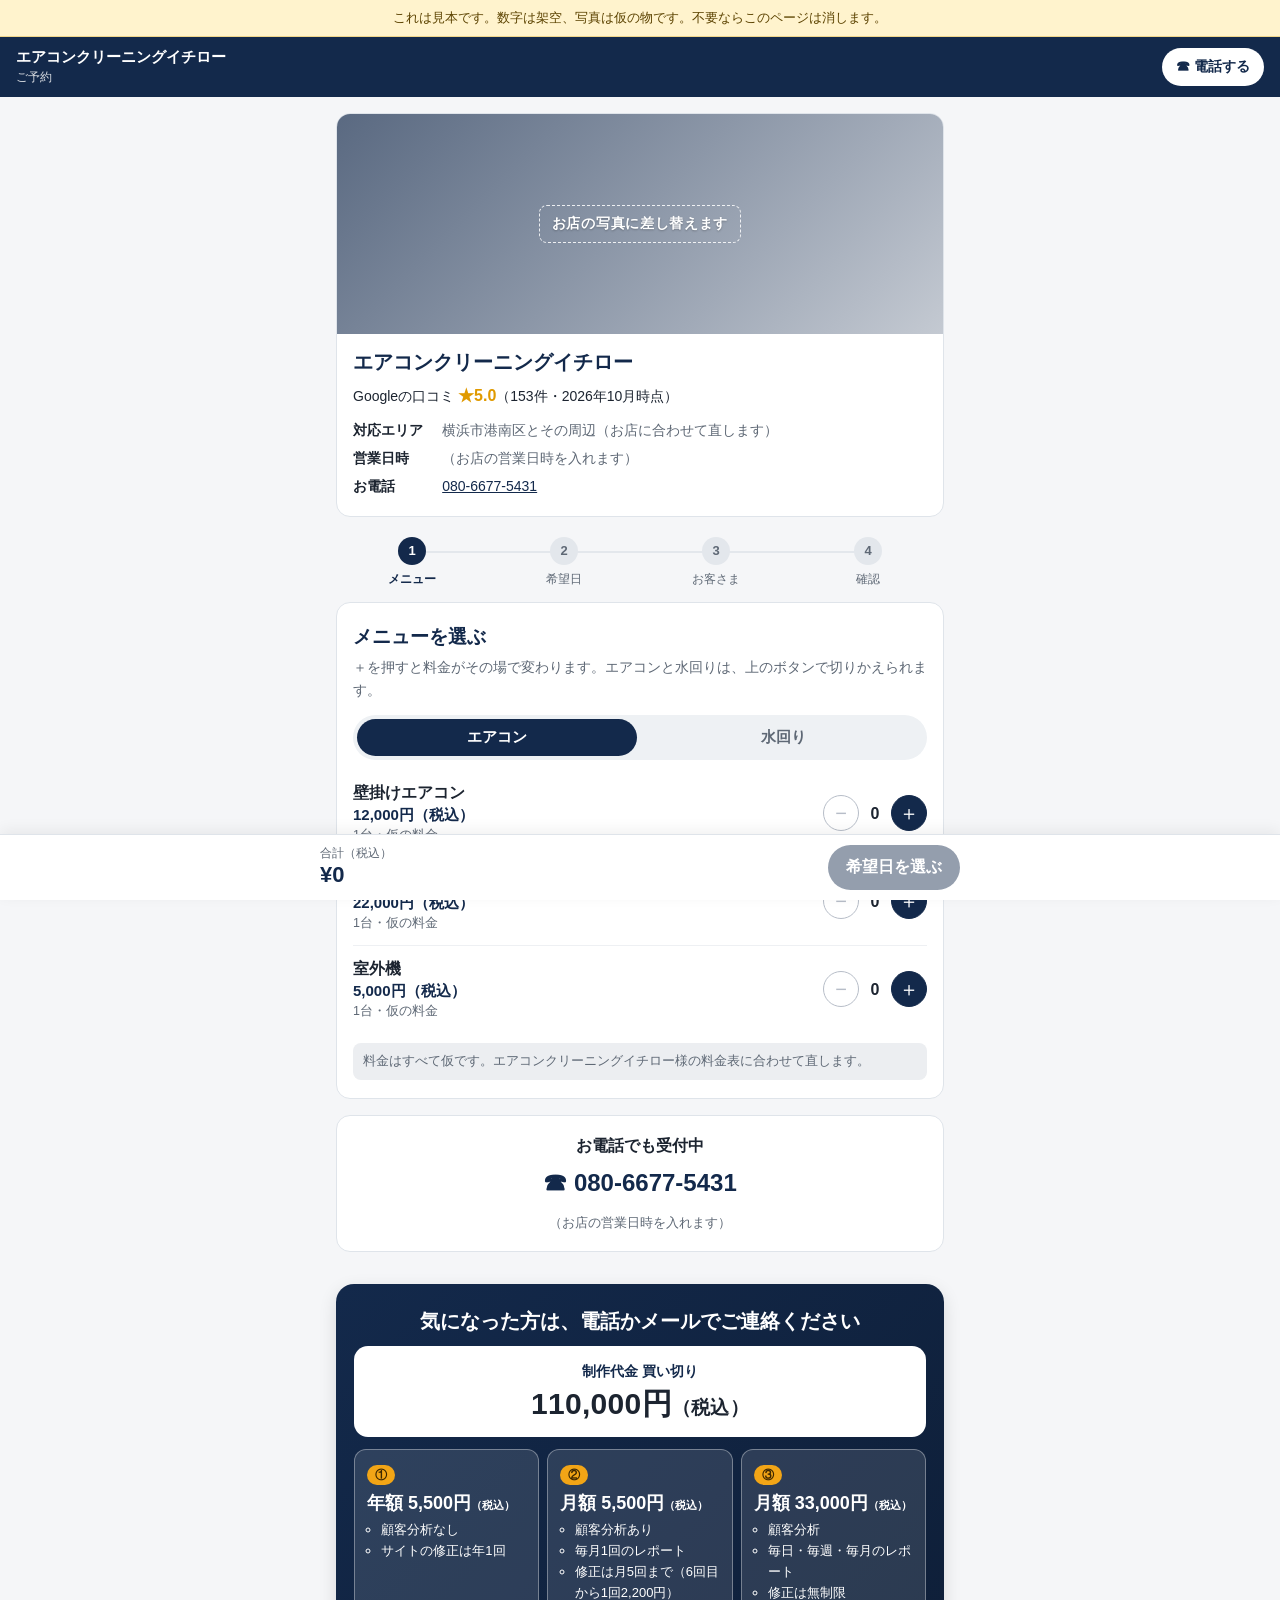
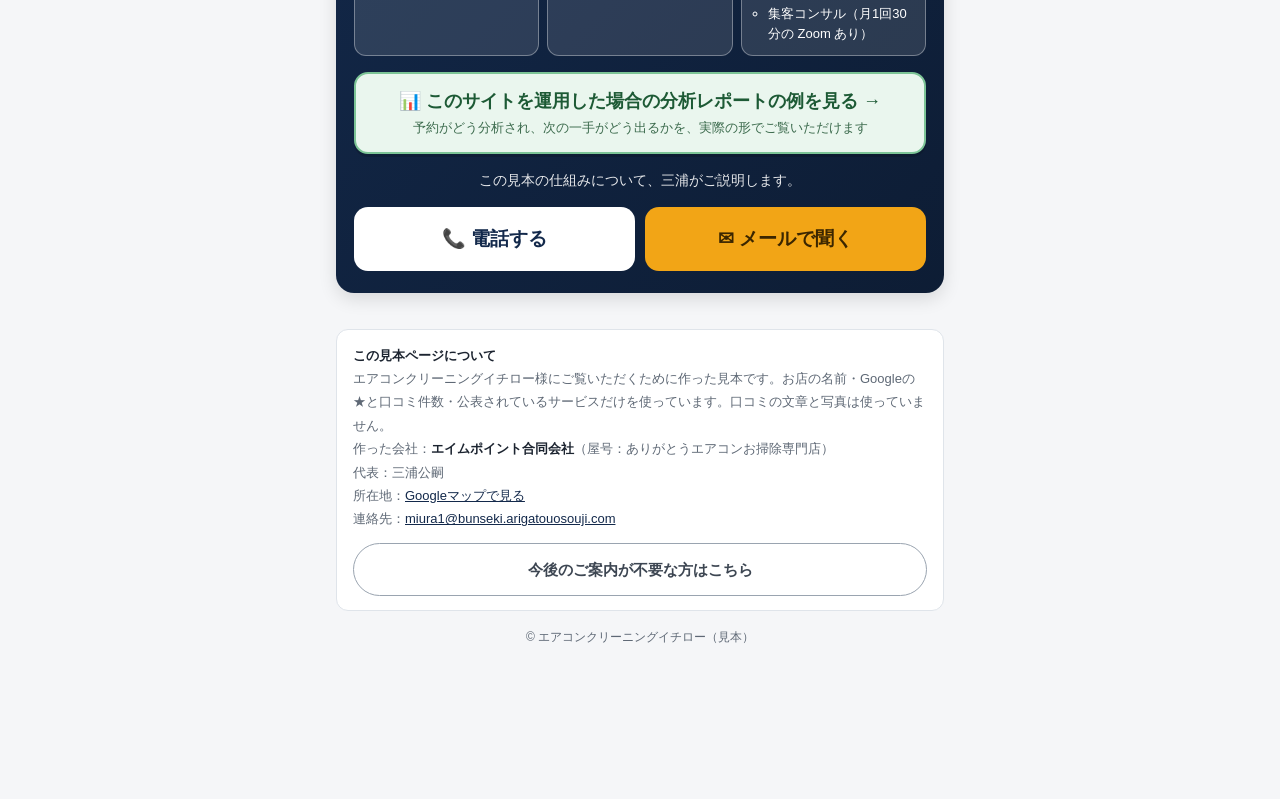
<file: housecleaning/s/4aqj4zbu/yoyaku.html>
<!doctype html>
<html lang="ja">
<head>
<meta charset="utf-8">
<meta name="viewport" content="width=device-width, initial-scale=1, viewport-fit=cover">
<meta name="robots" content="noindex, nofollow">
<meta name="theme-color" content="#13294b">
<title>ご予約｜エアコンクリーニングイチロー（見本）</title>
<style>
  :root{--c:#13294b;--c2:color-mix(in srgb,var(--c) 78%,#000);--soft:color-mix(in srgb,var(--c) 8%,#fff);--line:#dfe4ea;--text:#1c2430;--muted:#5e6875;--accent:#f2a516;--bg:#f5f6f8}
  *{box-sizing:border-box}
  html{-webkit-text-size-adjust:100%}
  body{margin:0;background:var(--bg);color:var(--text);font-family:"Hiragino Kaku Gothic ProN","Noto Sans JP","Yu Gothic",Meiryo,sans-serif;font-size:16px;line-height:1.7}
  a{color:var(--c)}
  .sample{background:#fff3cd;color:#5c4300;font-size:13px;line-height:1.5;text-align:center;padding:8px 16px;border-bottom:1px solid #f0d58a}
  header{position:sticky;top:0;z-index:20;background:var(--c);color:#fff;display:flex;align-items:center;gap:10px;padding:10px 16px;padding-top:max(10px,env(safe-area-inset-top))}
  header .name{flex:1;min-width:0;line-height:1.3}
  header .name b{display:block;font-size:15px;white-space:nowrap;overflow:hidden;text-overflow:ellipsis}
  header .name small{font-size:12px;opacity:.85}
  header .tel{flex:none;background:#fff;color:var(--c);text-decoration:none;font-weight:700;font-size:14px;border-radius:999px;padding:7px 14px;white-space:nowrap}
  main{max-width:640px;margin:0 auto;padding:0 16px 24px}
  #steps{scroll-margin-top:72px}
  .shop{background:#fff;border:1px solid var(--line);border-radius:14px;overflow:hidden;margin-top:16px}
  .photo{height:170px;background:linear-gradient(135deg,color-mix(in srgb,var(--c) 70%,#fff),color-mix(in srgb,var(--c) 25%,#fff));display:flex;align-items:center;justify-content:center;color:#fff;font-size:14px;font-weight:700;text-shadow:0 1px 2px rgba(0,0,0,.25);letter-spacing:.05em}
  .photo span{border:1.5px dashed rgba(255,255,255,.85);border-radius:8px;padding:6px 12px}
  .photo{position:relative;overflow:hidden}
  .photo img{position:absolute;inset:0;width:100%;height:100%;object-fit:cover;display:block}
  .photo.has span{display:none}
  /* 写真が2枚以上の時のスライド（CSS scroll-snap ＋ 下の [data-slider] の JS） */
  .slider{position:relative}
  .slider .track{display:flex;overflow-x:auto;scroll-snap-type:x mandatory;scrollbar-width:none;overscroll-behavior-x:contain;outline:none}
  .slider .track::-webkit-scrollbar{display:none}
  .slider .photo{flex:0 0 100%;scroll-snap-align:start;scroll-snap-stop:always}
  .arw{position:absolute;top:50%;transform:translateY(-50%);width:36px;height:36px;border:0;border-radius:50%;background:rgba(255,255,255,.85);color:#1d2733;font-size:24px;line-height:1;cursor:pointer;box-shadow:0 1px 4px rgba(0,0,0,.25);display:flex;align-items:center;justify-content:center;padding:0 0 3px}
  .arw.prev{left:8px}.arw.next{right:8px}
  @media (hover:none){.arw{display:none}}
  .dots{display:flex;justify-content:center;gap:2px;padding:4px 0 0}
  .dots button{width:22px;height:22px;border:0;background:none;padding:0;cursor:pointer;display:flex;align-items:center;justify-content:center}
  .dots button::before{content:"";width:8px;height:8px;border-radius:50%;background:#c4ccd6}
  .dots button[aria-current="true"]::before{background:var(--c)}
  .credit{font-size:11.5px;color:var(--muted);line-height:1.5;margin:6px 16px 0}
  .shop .in{padding:14px 16px 16px}
  .shop h1{font-size:20px;line-height:1.4;margin:0 0 6px;color:var(--c)}
  .star{font-size:14px;margin:0 0 8px}.star b{color:#e09a00;font-size:16px}
  .facts{margin:0;padding:0;list-style:none;font-size:14px;color:var(--muted)}
  .facts li{display:grid;grid-template-columns:5.8em 1fr;gap:8px;padding:2px 0}
  .facts li b{color:var(--text);font-weight:700}
  .steps{display:flex;margin:20px 0 6px;padding:0;list-style:none;counter-reset:s}
  .steps li{flex:1;text-align:center;font-size:12px;color:var(--muted);position:relative;counter-increment:s}
  .steps li::before{content:counter(s);display:block;width:28px;height:28px;line-height:28px;margin:0 auto 4px;border-radius:50%;background:#e3e7ec;color:var(--muted);font-weight:700;font-size:13px;position:relative;z-index:1}
  .steps li::after{content:"";position:absolute;top:14px;left:-50%;width:100%;height:2px;background:#e3e7ec}
  .steps li:first-child::after{display:none}
  .steps li.on,.steps li.done{color:var(--c);font-weight:700}
  .steps li.on::before,.steps li.done::before{background:var(--c);color:#fff}
  .steps li.on::after,.steps li.done::after{background:var(--c)}
  .panel{display:none;background:#fff;border:1px solid var(--line);border-radius:14px;padding:18px 16px;margin-top:12px}
  .panel.on{display:block}
  h2{font-size:19px;margin:0 0 4px;color:var(--c)}
  .lead{font-size:13.5px;color:var(--muted);margin:0 0 12px}
  .tabs{display:flex;gap:6px;background:#eef1f4;border-radius:999px;padding:4px;margin-bottom:10px}
  .tabs button{flex:1;border:0;background:transparent;border-radius:999px;padding:9px 6px;font-size:15px;font-weight:700;color:var(--muted);cursor:pointer;font-family:inherit}
  .tabs button.on{background:var(--c);color:#fff}
  .tabs button .n{display:inline-block;min-width:1.4em;margin-left:4px;border-radius:999px;background:var(--accent);color:#3b2600;font-size:12px;line-height:1.4em}
  .item{display:flex;align-items:center;gap:10px;padding:12px 0;border-top:1px solid #eef0f3}
  .item:first-child{border-top:0}
  .item .t{flex:1;min-width:0}
  .item .t b{display:block;font-size:15.5px;line-height:1.4}
  .item .t small{display:block;font-size:12.5px;color:var(--muted);line-height:1.5}
  .item .t .p{display:block;font-weight:700;color:var(--c);font-size:15px;line-height:1.5}
  .qty{flex:none;display:flex;align-items:center;gap:2px}
  .qty button{width:36px;height:36px;border-radius:50%;border:1.5px solid var(--c);background:#fff;color:var(--c);font-size:20px;line-height:1;cursor:pointer;font-family:inherit;padding:0}
  .qty button.plus{background:var(--c);color:#fff}
  .qty button:disabled{opacity:.3;cursor:default}
  .pick{flex:none;border:1.5px solid var(--c);background:#fff;color:var(--c);border-radius:999px;padding:7px 14px;font-size:14px;font-weight:700;cursor:pointer;font-family:inherit}
  .pick.on{background:var(--c);color:#fff}
  .free{display:inline-block;background:var(--accent);color:#3b2600;font-weight:700;font-size:13px;border-radius:6px;padding:2px 8px;margin-top:10px}
  .qty output{width:28px;text-align:center;font-weight:700;font-size:16px}
  .note{font-size:12.5px;color:var(--muted);background:var(--soft);border-radius:8px;padding:8px 10px;margin:10px 0 0}
  .panel label{display:block;font-weight:700;font-size:14px;margin-top:14px}
  label .req{color:#c2410c;font-size:12px;margin-left:4px}
  label .opt{color:var(--muted);font-size:12px;font-weight:400;margin-left:4px}
  .panel input,.panel select,.panel textarea{width:100%;margin-top:4px;padding:11px 12px;border:1px solid #c9d1da;border-radius:10px;font-size:16px;font-family:inherit;background:#fff;color:var(--text)}
  textarea{min-height:84px;resize:vertical}
  .two{display:grid;grid-template-columns:1.3fr 1fr;gap:8px}
  .err{color:#b42318;font-size:13.5px;margin-top:10px;min-height:1em}
  .btns{display:flex;gap:8px;margin-top:18px}
  .btn{flex:1;border:0;border-radius:999px;padding:14px 12px;font-size:16px;font-weight:700;cursor:pointer;font-family:inherit;background:var(--c);color:#fff}
  .btn.sub{flex:0 0 32%;background:#fff;color:var(--c);border:1.5px solid var(--c)}
  .btn.go{background:var(--accent);color:#3b2600}
  .btn:disabled{opacity:.45;cursor:default}
  table.sum{width:100%;border-collapse:collapse;font-size:14.5px;margin-top:8px}
  table.sum th{text-align:left;width:7.5em;white-space:nowrap;color:var(--muted);font-weight:400;vertical-align:top;padding:7px 8px 7px 0;border-top:1px solid #eef0f3}
  table.sum td{padding:7px 0;border-top:1px solid #eef0f3;word-break:break-all}
  .toreport{background:#eaf6ee;border:2px solid #7cc496;border-radius:14px;padding:16px;margin-top:16px;text-align:center}
  .toreport b{display:block;font-size:17px;color:#1d5a35;line-height:1.5}
  .toreport small{display:block;font-size:13px;color:#3b6a4c;margin-top:4px;line-height:1.6}
  .btn.big{display:block;width:100%;margin-top:12px;padding:18px 12px;font-size:18px;border-radius:14px;box-shadow:0 3px 0 rgba(0,0,0,.12)}
  .btns.back{margin-top:10px}
  .btns.back .btn.sub{flex:1}
  .bar{position:fixed;left:0;right:0;bottom:0;z-index:20;background:#fff;border-top:1px solid var(--line);box-shadow:0 -4px 14px rgba(0,0,0,.06);padding:10px 16px;padding-bottom:max(10px,env(safe-area-inset-bottom))}
  .bar .w{max-width:640px;margin:0 auto;display:flex;align-items:center;gap:12px}
  .bar .s{flex:1;line-height:1.25}
  .bar .s small{display:block;font-size:12px;color:var(--muted)}
  .bar .s b{font-size:22px;color:var(--c)}
  .bar .s em{font-style:normal;font-size:12px;color:var(--muted);margin-left:4px}
  .bar .btn{flex:0 0 auto;padding:12px 18px}
  .phone{background:#fff;border:1px solid var(--line);border-radius:14px;padding:16px;margin-top:16px;text-align:center}
  .phone b{display:block;font-size:16px}
  .phone a{display:block;font-size:24px;font-weight:700;text-decoration:none;margin:4px 0}
  .phone small{color:var(--muted);font-size:13px}
  footer{max-width:640px;margin:0 auto;padding:8px 16px 140px;font-size:13px;color:var(--muted)}
  footer .who{background:#fff;border:1px solid var(--line);border-radius:12px;padding:14px 16px;margin-top:12px;line-height:1.8}
  footer .who b{color:var(--text)}
  .stop{display:block;width:100%;margin-top:12px;padding:12px;border:1.5px solid #9aa4b0;border-radius:999px;background:#fff;color:#3d4652;font-size:15px;text-align:center;text-decoration:none;font-weight:700}
  .copy{text-align:center;margin-top:16px;font-size:12px}
  .contact{max-width:960px;margin:8px auto 16px;padding:0 16px}.contact .in{background:linear-gradient(135deg,var(--c),color-mix(in srgb,var(--c) 70%,#000));color:#fff;border-radius:18px;padding:22px 18px;text-align:center;box-shadow:0 6px 18px rgba(0,0,0,.12)}.contact h2{color:#fff;font-size:20px;line-height:1.5;margin:0 0 4px}.contact p{margin:0 0 14px;font-size:13.5px;opacity:.9}.contact .row{display:flex;gap:10px;flex-wrap:wrap}.contact a.cb{flex:1 1 220px;display:flex;align-items:center;justify-content:center;gap:8px;min-height:64px;border-radius:14px;text-decoration:none;font-weight:700;font-size:19px;padding:12px 14px}.contact a.tel{background:#fff;color:var(--c)}.contact a.mail{background:#f2a516;color:#3b2600}.contact small{display:block;margin-top:10px;font-size:12px;opacity:.85}.contact .price{background:#fff;color:#1c2430;border-radius:14px;padding:14px 12px;margin:10px 0 12px}.contact .tx{display:inline-block;font-size:.62em;font-weight:700}.contact .price .k{display:block;font-size:14px;font-weight:700;color:var(--c)}.contact .price .y{display:block;font-size:30px;font-weight:800;line-height:1.3;letter-spacing:.01em}.contact .plans{display:grid;grid-template-columns:repeat(3,1fr);gap:8px;margin:0 0 16px;padding:0;list-style:none;text-align:left}.contact .plans>li{background:rgba(255,255,255,.12);border:1px solid rgba(255,255,255,.35);border-radius:12px;padding:10px 12px}.contact .plans .n{display:inline-block;font-size:12px;font-weight:700;background:#f2a516;color:#3b2600;border-radius:999px;padding:0 8px}.contact .plans b{display:block;font-size:18px;line-height:1.4;margin-top:4px}.contact .plans ul{margin:4px 0 0;padding-left:1.1em;font-size:13px;line-height:1.6}.contact a.toreport-link{display:block;background:#eaf6ee;color:#1d5a35;border:2px solid #7cc496;border-radius:14px;padding:14px 16px;margin:0 0 16px;text-decoration:none;box-shadow:0 3px 0 rgba(0,0,0,.15)}.contact a.toreport-link b{display:block;font-size:18px;line-height:1.45}.contact a.toreport-link span{display:block;font-size:13px;color:#3b6a4c;margin-top:4px;line-height:1.5}@media(max-width:640px){.contact .plans{grid-template-columns:1fr}.contact .price .y{font-size:26px}}
  .contact{max-width:640px}
  @media (min-width:700px){.photo{height:220px}}
</style>
</head>
<body>
<div class="sample">これは見本です。数字は架空、写真は仮の物です。不要ならこのページは消します。</div>

<header>
  <div class="name"><b>エアコンクリーニングイチロー</b><small>ご予約</small></div>
  <a class="tel" href="tel:08066775431">☎ 電話する</a>
</header>

<main>
  <section class="shop">
    <!-- 写真：生成器が店の公開している写真の URL を img の src に入れる（ファイルは保存しない）。無ければ灰色の枠のまま。読めない時も枠に戻す -->
    <div class="photo" role="img" aria-label="写真の枠"><span>お店の写真に差し替えます</span></div>
    <div class="in">
      <h1>エアコンクリーニングイチロー</h1>
      <p class="star">Googleの口コミ <b>★5.0</b>（153件・2026年10月時点）</p>
      <ul class="facts">
        <li><b>対応エリア</b>横浜市港南区とその周辺（お店に合わせて直します）</li>
        <li><b>営業日時</b>（お店の営業日時を入れます）</li>
        <li><b>お電話</b><a href="tel:08066775431">080-6677-5431</a></li>
      </ul>
    </div>
  </section>

  <ol class="steps" id="steps"><li class="on" id="s1label">メニュー</li><li>希望日</li><li>お客さま</li><li>確認</li></ol>

  <!-- 1 メニュー -->
  <section class="panel on" data-step="0">
    <h2 id="s1title">メニューを選ぶ</h2>
    <p class="lead" id="s1lead"></p>
    <div class="tabs" id="tabs"></div>
    <div id="items"></div>
    <div id="extra"></div>
    <p class="note" id="s1note"></p>
  </section>

  <!-- 2 希望日 -->
  <section class="panel" data-step="1">
    <h2>希望日を選ぶ</h2>
    <p class="lead">第1希望は必ず、第2希望はあれば入れてください。お店から日時を確かめるご連絡をします。</p>
    <label>第1希望<span class="req">必須</span></label>
    <div class="two"><input type="date" id="d1"><select id="t1"><option value="">時間帯</option><option>午前</option><option>午後</option><option>どちらでも</option></select></div>
    <label>第2希望<span class="opt">任意</span></label>
    <div class="two"><input type="date" id="d2"><select id="t2"><option value="">時間帯</option><option>午前</option><option>午後</option><option>どちらでも</option></select></div>
    <div class="err" id="e1"></div>
    <div class="btns"><button type="button" class="btn sub" data-go="0">戻る</button><button type="button" class="btn" data-go="2">お客さまの情報へ</button></div>
  </section>

  <!-- 3 お客さま -->
  <section class="panel" data-step="2">
    <h2>お客さまの情報</h2>
    <p class="lead">確認のご連絡にだけ使います。</p>
    <label for="nm">お名前<span class="req">必須</span></label><input id="nm" autocomplete="name" placeholder="例：山田 花子">
    <label for="ph">電話番号<span class="req">必須</span></label><input id="ph" type="tel" autocomplete="tel" inputmode="tel" placeholder="例：090-1234-5678">
    <label for="ad">ご住所<span class="req">必須</span></label><input id="ad" autocomplete="street-address" placeholder="例：横浜市港南区○○町1-2-3">
    <label for="ml">メールアドレス<span class="opt">任意</span></label><input id="ml" type="email" autocomplete="email" inputmode="email">
    <label for="rq">ご要望・気になる所<span class="opt">任意</span></label><textarea id="rq" placeholder="例：駐車場あり。リビングのエアコンは10年ほど使っています。"></textarea>
    <div class="err" id="e2"></div>
    <div class="btns"><button type="button" class="btn sub" data-go="1">戻る</button><button type="button" class="btn" data-go="3">確認へ進む</button></div>
  </section>

  <!-- 4 確認 -->
  <section class="panel" data-step="3">
    <h2>ご予約内容の確認</h2>
    <p class="lead">まだ予約は確定していません。送ったあと、お店から日時を確かめるご連絡をします。</p>
    <table class="sum" id="sum"></table>
    <div class="toreport">
      <b>送るとレポートが見られるページに飛びます</b>
      <small>見本では、送った予約が店主の見るレポートでどう分析されるかを、そのままご覧いただけます。</small>
      <button type="button" class="btn go big" id="send">この内容で予約する →</button>
    </div>
    <div class="err" id="e3"></div>
    <div class="btns back"><button type="button" class="btn sub" data-go="2">戻って直す</button></div>
  </section>

  <section class="phone">
    <b>お電話でも受付中</b>
    <a href="tel:08066775431">☎ 080-6677-5431</a>
    <small>（お店の営業日時を入れます）</small>
  </section>
</main>

<!-- 下のバナー：見出し→制作代金（買い切り）→3つのプラン→電話／メール。価格は tools/make_samples.py の PRICE_MAIN・PRICE_PLANS で1か所だけ直す -->
<section class="contact" aria-label="お問い合わせ"><div class="in"><h2>気になった方は、電話かメールでご連絡ください</h2><div class="price"><span class="k">制作代金 買い切り</span><span class="y">110,000円<span class="tx">（税込）</span></span></div><ol class="plans"><li><span class="n">①</span><b>年額 5,500円<span class="tx">（税込）</span></b><ul><li>顧客分析なし</li><li>サイトの修正は年1回</li></ul></li><li><span class="n">②</span><b>月額 5,500円<span class="tx">（税込）</span></b><ul><li>顧客分析あり</li><li>毎月1回のレポート</li><li>修正は月5回まで（6回目から1回2,200円）</li></ul></li><li><span class="n">③</span><b>月額 33,000円<span class="tx">（税込）</span></b><ul><li>顧客分析</li><li>毎日・毎週・毎月のレポート</li><li>修正は無制限</li><li>集客コンサル（月1回30分の Zoom あり）</li></ul></li></ol><a class="toreport-link" href="report.html" data-keepnolog><b>📊 このサイトを運用した場合の分析レポートの例を見る →</b><span>予約がどう分析され、次の一手がどう出るかを、実際の形でご覧いただけます</span></a><p>この見本の仕組みについて、三浦がご説明します。</p><div class="row"><a class="cb tel" href="tel:08041772272">📞 電話する</a><a class="cb mail" href="mailto:miura1@bunseki.arigatouosouji.com?subject=%E8%A6%8B%E6%9C%AC%E3%81%AB%E3%81%A4%E3%81%84%E3%81%A6%EF%BC%88%E3%82%A8%E3%82%A2%E3%82%B3%E3%83%B3%E3%82%AF%E3%83%AA%E3%83%BC%E3%83%8B%E3%83%B3%E3%82%B0%E3%82%A4%E3%83%81%E3%83%AD%E3%83%BC%E3%83%BB%E5%90%88%E8%A8%80%E8%91%89%204aqj4zbu%EF%BC%89&amp;body=%E8%A6%8B%E6%9C%AC%E3%82%92%E8%A6%8B%E3%81%BE%E3%81%97%E3%81%9F%E3%80%82%0A%E5%BA%97%E5%90%8D%EF%BC%9A%E3%82%A8%E3%82%A2%E3%82%B3%E3%83%B3%E3%82%AF%E3%83%AA%E3%83%BC%E3%83%8B%E3%83%B3%E3%82%B0%E3%82%A4%E3%83%81%E3%83%AD%E3%83%BC%0A%E5%90%88%E8%A8%80%E8%91%89%EF%BC%9A4aqj4zbu%0A%0A%EF%BC%88%E8%81%9E%E3%81%8D%E3%81%9F%E3%81%84%E3%81%93%E3%81%A8%E3%82%92%E3%81%8A%E6%9B%B8%E3%81%8D%E3%81%8F%E3%81%A0%E3%81%95%E3%81%84%EF%BC%89">✉ メールで聞く</a></div></div></section>

<div class="bar" id="bar"><div class="w">
  <div class="s"><small id="barlabel">合計（税込）</small><b id="total">¥0</b><em id="est"></em></div>
  <button type="button" class="btn" id="next0" data-go="1" disabled>希望日を選ぶ</button>
</div></div>

<footer>
  <div class="who">
    <b>この見本ページについて</b><br>
    エアコンクリーニングイチロー様にご覧いただくために作った見本です。お店の名前・Googleの★と口コミ件数・公表されているサービスだけを使っています。口コミの文章と写真は使っていません。<br>
    作った会社：<b>エイムポイント合同会社</b>（屋号：ありがとうエアコンお掃除専門店）<br>
    代表：三浦公嗣<br>
    所在地：<a href="https://maps.app.goo.gl/jz6CBfoia1hRgi3U6" target="_blank" rel="noopener">Googleマップで見る</a><br>
    連絡先：<a href="mailto:miura1@bunseki.arigatouosouji.com">miura1@bunseki.arigatouosouji.com</a>
    <a class="stop" id="stop" href="mailto:miura1@bunseki.arigatouosouji.com?subject=%E4%B8%8D%E8%A6%81%EF%BC%88%E5%90%88%E8%A8%80%E8%91%89%204aqj4zbu%EF%BC%89&amp;body=%E4%BB%8A%E5%BE%8C%E3%81%AE%E3%81%94%E6%A1%88%E5%86%85%E3%81%AF%E4%B8%8D%E8%A6%81%E3%81%A7%E3%81%99%E3%80%82%0A%E8%BF%94%E4%BA%8B%EF%BC%9A%E4%B8%8D%E8%A6%81%0A%E5%90%88%E8%A8%80%E8%91%89%EF%BC%9A4aqj4zbu%0A%EF%BC%88%E3%81%93%E3%81%AE%E3%81%BE%E3%81%BE%E9%80%81%E3%81%A3%E3%81%A6%E3%81%8F%E3%81%A0%E3%81%95%E3%81%84%EF%BC%89">今後のご案内が不要な方はこちら</a>
  </div>
  <p class="copy">© エアコンクリーニングイチロー（見本）</p>
</footer>

<script>
(function(){
// 1段目は PAGE で切り替える。mode：menu＝メニュー＋数量＋合計（ハウスクリーニング）／consult＝相談したい工事を選ぶ＋予算・見積もり無料（リフォーム・工務店・建築）／visit＝来店の目的を選ぶ（不動産）
const PAGE={"mode": "menu", "step": "メニュー", "title": "メニューを選ぶ", "next": "希望日を選ぶ", "tabs": [{"label": "エアコン", "items": [{"name": "壁掛けエアコン", "price": 12000, "kind": "定額", "sub": "1台・仮の料金"}, {"name": "お掃除機能付きエアコン", "price": 22000, "kind": "定額", "sub": "1台・仮の料金"}, {"name": "室外機", "price": 5000, "kind": "定額", "sub": "1台・仮の料金"}]}, {"label": "水回り", "items": [{"name": "浴室", "price": 15000, "kind": "定額", "sub": "1か所・仮の料金"}, {"name": "キッチン", "price": 16000, "kind": "定額", "sub": "1か所・仮の料金"}, {"name": "レンジフード（換気扇）", "price": 16000, "kind": "定額", "sub": "1台・仮の料金"}, {"name": "洗面所", "price": 8000, "kind": "定額", "sub": "1か所・仮の料金"}, {"name": "トイレ", "price": 7000, "kind": "定額", "sub": "1か所・仮の料金"}]}], "lead": "＋を押すと料金がその場で変わります。エアコンと水回りは、上のボタンで切りかえられます。", "note": "料金はすべて仮です。エアコンクリーニングイチロー様の料金表に合わせて直します。"};
const MODE=PAGE.mode||'menu', MENU=PAGE.tabs;
const SLUG="4aqj4zbu", NOLOG=/[?&]nolog/.test(location.search);
const yen=n=>'¥'+n.toLocaleString('ja-JP');
const q=s=>document.querySelector(s), qa=s=>[...document.querySelectorAll(s)];
let tab=0, step=0;
MENU.forEach(t=>t.items.forEach(i=>i.n=0));
q('#s1label').textContent=PAGE.step||'メニュー';
q('#s1title').textContent=PAGE.title||'メニューを選ぶ';
q('#s1lead').textContent=PAGE.lead||'';
q('#s1note').textContent=PAGE.note||'';q('#s1note').style.display=PAGE.note?'':'none';
q('#next0').textContent=PAGE.next||'希望日を選ぶ';
q('#barlabel').textContent=MODE==='menu'?'合計（税込）':MODE==='consult'?'見積もり無料':(PAGE.barLabel||'来店の目的');
if(MODE==='consult'){
  const x=q('#extra');
  x.innerHTML='<label for="budget">ご予算<span class="opt">任意</span></label><select id="budget"><option value="">選んでください</option></select><span class="free">見積もり無料</span>';
  (PAGE.budgets||[]).forEach(b=>{const o=document.createElement('option');o.textContent=b;x.querySelector('select').append(o)});
}

function priceText(i){
  if(i.kind==='要見積')return '要見積';
  return i.price.toLocaleString('ja-JP')+'円'+(i.kind==='〜から'?'〜':'');
}
function drawTabs(){
  const box=q('#tabs');
  box.style.display=MENU.length>1?'':'none';
  box.innerHTML='';
  MENU.forEach((t,k)=>{
    const b=document.createElement('button');b.type='button';b.className=k===tab?'on':'';
    const c=t.items.reduce((a,i)=>a+i.n,0);
    b.innerHTML=t.label+(c?'<span class="n">'+c+'</span>':'');
    b.onclick=()=>{tab=k;draw()};box.append(b);
  });
}
function drawItems(){
  const box=q('#items');box.innerHTML='';
  MENU[tab].items.forEach(i=>{
    const d=document.createElement('div');d.className='item';
    if(MODE!=='menu'){
      d.innerHTML='<div class="t"><b></b><small></small></div><button type="button" class="pick"></button>';
      d.querySelector('b').textContent=i.name;
      const sm=d.querySelector('small');if(i.sub)sm.textContent=i.sub;else sm.remove();
      const b=d.querySelector('.pick'),sync=()=>{b.textContent=i.n?'✓ 選択中':'選ぶ';b.classList.toggle('on',!!i.n)};
      b.onclick=()=>{if(PAGE.single&&!i.n)MENU.forEach(t=>t.items.forEach(j=>j.n=0));i.n=i.n?0:1;draw()};
      sync();box.append(d);return;
    }
    d.innerHTML='<div class="t"><b></b><span class="p"></span><small></small></div><div class="qty"><button type="button" class="minus" aria-label="減らす">−</button><output>0</output><button type="button" class="plus" aria-label="増やす">＋</button></div>';
    d.querySelector('b').textContent=i.name;
    d.querySelector('.p').textContent=priceText(i)+(i.kind==='要見積'?'':'（税込）');
    const sm=d.querySelector('small');if(i.sub)sm.textContent=i.sub;else sm.remove();
    const o=d.querySelector('output'),mi=d.querySelector('.minus'),pl=d.querySelector('.plus');
    const sync=()=>{o.value=i.n;mi.disabled=i.n<=0;pl.disabled=i.n>=(i.max||9)};
    mi.onclick=()=>{if(i.n>0){i.n--;sync();calc();drawTabs()}};
    pl.onclick=()=>{if(i.n<(i.max||9)){i.n++;sync();calc();drawTabs()}};
    sync();box.append(d);
  });
}
function chosen(){return MENU.flatMap(t=>t.items.filter(i=>i.n>0))}
function calc(){
  const c=chosen();
  if(MODE!=='menu'){q('#total').textContent=c.length?c.length+'件 選択中':'未選択';q('#est').textContent='';q('#next0').disabled=!c.length;return {s:0,from:false,est:false}}
  const s=c.filter(i=>i.kind!=='要見積').reduce((a,i)=>a+i.price*i.n,0);
  const from=c.some(i=>i.kind==='〜から'), est=c.some(i=>i.kind==='要見積');
  q('#total').textContent=yen(s)+(from?'〜':'');
  q('#est').textContent=est?'＋お見積りの分':'';
  q('#next0').disabled=!c.length;
  return {s,from,est};
}
function draw(){drawTabs();drawItems();calc()}

function val(id){return (q('#'+id).value||'').trim()}
function check(to){
  if(to>=2&&step<2){
    if(!val('d1')||!val('t1')){q('#e1').textContent='第1希望の日と時間帯を選んでください。';return false}
    q('#e1').textContent='';
  }
  if(to>=3&&step<3){
    if(!val('nm')||!val('ph')||!val('ad')){q('#e2').textContent='お名前・電話番号・ご住所を入れてください。';return false}
    if(!/^[0-9０-９\-－ー()（）\s+]{10,}$/.test(val('ph'))){q('#e2').textContent='電話番号を数字で入れてください。';return false}
    q('#e2').textContent='';
  }
  return true;
}
function summary(){
  const c=chosen(),t=calc();
  const head=MODE==='menu'?[['メニュー',c.map(i=>i.name+' ×'+i.n+'（'+priceText(i)+'）').join('\n')],
    ['合計（税込）',yen(t.s)+(t.from?'〜':'')+(t.est?' ＋お見積りの分':'')]]
    :[[PAGE.step||'ご用件',c.map(i=>i.name).join('\n')]].concat(MODE==='consult'?[['ご予算',(q('#budget')&&q('#budget').value)||'未定'],['お見積り','無料']]:[]);
  const rows=head.concat([
    ['第1希望',val('d1')+' '+val('t1')],
    ['第2希望',val('d2')?val('d2')+' '+val('t2'):'なし'],
    ['お名前',val('nm')],['電話番号',val('ph')],['ご住所',val('ad')],
    ['メール',val('ml')||'なし'],['ご要望',val('rq')||'なし']]);
  const tb=q('#sum');tb.innerHTML='';
  rows.forEach(r=>{const tr=tb.insertRow(),th=document.createElement('th'),td=tr.insertCell();th.textContent=r[0];tr.prepend(th);td.textContent=r[1];td.style.whiteSpace='pre-line'});
}
function go(to){
  if(to>step&&!check(to))return;
  step=to;
  qa('.panel').forEach(p=>p.classList.toggle('on',+p.dataset.step===step));
  qa('#steps li').forEach((l,k)=>{l.classList.toggle('on',k===step);l.classList.toggle('done',k<step)});
  q('#bar').style.display=step===0?'':'none';
  if(step===3)summary();
  q('#steps').scrollIntoView({behavior:'smooth',block:'start'});
}
qa('[data-go]').forEach(b=>b.addEventListener('click',()=>go(+b.dataset.go)));
const tm=new Date(Date.now()+864e5),iso=d=>d.getFullYear()+'-'+String(d.getMonth()+1).padStart(2,'0')+'-'+String(d.getDate()).padStart(2,'0');
['d1','d2'].forEach(id=>q('#'+id).min=iso(tm));

// 送信：見本のあいだは beacon.js の GAS の受け口へ「見本から送信テスト」として送り（?nolog なら送らない）、レポートのページへ移る。
q('#send').addEventListener('click',()=>{
  const b=q('#send'),err=q('#e3');
  const next=()=>{location.href='report.html?from=yoyaku'+(NOLOG?'&nolog':'')};
  b.disabled=true;b.textContent='送っています…';err.textContent='';
  if(NOLOG||!window.ARIGATOU_GAS){next();return}
  const c=chosen(),t=calc();
  const body=new URLSearchParams({kind:'mita',s:SLUG,page:'yoyaku',in:'見本から送信テスト',n:'',
    q:(c.map(i=>i.name+(MODE==='menu'?'×'+i.n:'')).join('、')+(MODE==='menu'?' '+yen(t.s):'')).slice(0,80),c:(val('ml')||val('ph')).slice(0,80)});
  let gone=false;const once=()=>{if(!gone){gone=true;next()}};
  setTimeout(once,2500);
  fetch(window.ARIGATOU_GAS,{method:'POST',mode:'no-cors',body,keepalive:true}).then(once,once);
});
addEventListener('pageshow',()=>{const b=q('#send');b.disabled=false;b.textContent='この内容で予約する →'});
// 確認用（?nolog）で開いた時は、レポートへのリンクにも ?nolog を付ける（開封に数えない）
if(NOLOG)qa('a[data-keepnolog]').forEach(a=>{a.href+=(a.href.includes('?')?'&':'?')+'nolog'});
draw();
})();
// 写真のスライド：横スワイプ（scroll-snap）・点・5秒ごとの自動送り（触ったら止まる）・PC は左右の矢印
(function(){
  const box=document.querySelector('[data-slider]');if(!box)return;
  const t=box.querySelector('.track'),n=t.children.length,ds=[...box.nextElementSibling.querySelectorAll('button')];
  let i=0,timer=null;
  const mark=()=>{i=Math.round(t.scrollLeft/t.clientWidth);ds.forEach((d,j)=>d.setAttribute('aria-current',j===i))};
  const go=k=>{i=(k+n)%n;t.scrollTo({left:i*t.clientWidth,behavior:'smooth'});ds.forEach((d,j)=>d.setAttribute('aria-current',j===i))};
  const stop=()=>{clearInterval(timer);timer=null};
  let w;t.addEventListener('scroll',()=>{clearTimeout(w);w=setTimeout(mark,80)},{passive:true});
  ['pointerdown','touchstart','wheel','keydown','focusin'].forEach(e=>box.addEventListener(e,stop,{passive:true}));
  box.querySelector('.prev').addEventListener('click',()=>go(i-1));
  box.querySelector('.next').addEventListener('click',()=>go(i+1));
  ds.forEach((d,j)=>d.addEventListener('click',()=>{stop();go(j)}));
  t.addEventListener('keydown',e=>{if(e.key==='ArrowLeft'){e.preventDefault();go(i-1)}if(e.key==='ArrowRight'){e.preventDefault();go(i+1)}});
  addEventListener('resize',()=>t.scrollTo({left:i*t.clientWidth}));
  mark();
  if(!matchMedia('(prefers-reduced-motion: reduce)').matches)timer=setInterval(()=>{if(!document.hidden)go(i+1)},5000);
})();
</script>
<script src="../../beacon.js" data-shop="4aqj4zbu" data-page="yoyaku"></script>
</body>
</html>
</file>
<file: esthe/style.css>
:root{
  --bg:#f6f3f4; --panel:#ffffff; --ink:#2b2226; --ink-2:#5f5157; --ink-3:#8c7f85; --rule:#e6dde0;
  --accent:#9a4f6e; --accent-soft:#f1dfe7; --bar-muted:#d8c3cc;
  --crit:#c2412d; --crit-bg:#fbe6e1; --warn:#a86a00; --warn-bg:#fbefd6; --ok:#2c7a4b; --ok-bg:#e0f1e6;
  --f:"Zen Kaku Gothic New","Hiragino Sans","Noto Sans JP",system-ui,sans-serif;
  --mono:"IBM Plex Mono",ui-monospace,Menlo,monospace;
}
@media (prefers-color-scheme: dark){:root:not([data-theme="light"]){
  --bg:#1a1416; --panel:#261d21; --ink:#f3e9ed; --ink-2:#c9b8bf; --ink-3:#9b8a92; --rule:#3c3036;
  --accent:#d98bb0; --accent-soft:#4a2a3a; --bar-muted:#5a4650;
  --crit:#ef7b67; --crit-bg:#3d1e19; --warn:#e2a53a; --warn-bg:#3a2c12; --ok:#6cc48e; --ok-bg:#163523; color-scheme:dark}}
:root[data-theme="dark"]{
  --bg:#1a1416; --panel:#261d21; --ink:#f3e9ed; --ink-2:#c9b8bf; --ink-3:#9b8a92; --rule:#3c3036;
  --accent:#d98bb0; --accent-soft:#4a2a3a; --bar-muted:#5a4650;
  --crit:#ef7b67; --crit-bg:#3d1e19; --warn:#e2a53a; --warn-bg:#3a2c12; --ok:#6cc48e; --ok-bg:#163523; color-scheme:dark}
*{box-sizing:border-box}
body{margin:0;background:var(--bg);color:var(--ink);font-family:var(--f);font-size:15px;line-height:1.7}
.wrap{max-width:1040px;margin:0 auto;padding:24px 16px 64px;display:grid;gap:36px}
h1,h2,h3{margin:0;line-height:1.3;text-wrap:balance}
h1{font-size:clamp(24px,4vw,34px);font-weight:900}
h2{font-size:20px;font-weight:700}
h3{font-size:15px;font-weight:700}
p{margin:0}
a{color:var(--accent)}
.eyebrow{font-size:12px;letter-spacing:.14em;color:var(--accent);font-weight:700}
.muted{color:var(--ink-2)} .small{font-size:13px}
.banner{background:var(--warn-bg);color:var(--warn);border-radius:8px;padding:8px 12px;font-size:13px;font-weight:700}
header{display:grid;gap:10px}
header .meta{display:flex;flex-wrap:wrap;gap:6px 18px;font-size:13px;color:var(--ink-2)}
nav{display:flex;flex-wrap:wrap;gap:8px}
nav a{font-size:13px;color:var(--ink);text-decoration:none;border:1px solid var(--rule);background:var(--panel);padding:4px 12px;border-radius:999px}
nav a.on{background:var(--accent);border-color:var(--accent);color:#fff}
section{display:grid;gap:14px}
.kpis{display:grid;grid-template-columns:repeat(auto-fit,minmax(148px,1fr));gap:12px}
.kpi{background:var(--panel);border:1px solid var(--rule);border-radius:10px;padding:14px 16px;display:grid;gap:2px}
.kpi .lab{font-size:12px;color:var(--ink-2)}
.kpi .val{font-family:var(--mono);font-size:26px;font-variant-numeric:tabular-nums;line-height:1.2}
.kpi .val small{font-size:14px;margin-left:2px}
.kpi .sub{font-size:12px;color:var(--ink-3)}
.kpi.lead .val{color:var(--accent)}
.issues{display:grid;gap:10px}
.issue{background:var(--panel);border:1px solid var(--rule);border-radius:10px;padding:14px 16px;display:grid;grid-template-columns:auto 1fr;gap:4px 14px;align-items:start}
.chip{font-size:11px;font-weight:700;padding:2px 9px;border-radius:999px;white-space:nowrap;margin-top:3px}
.chip.crit{background:var(--crit-bg);color:var(--crit)} .chip.warn{background:var(--warn-bg);color:var(--warn)} .chip.ok{background:var(--ok-bg);color:var(--ok)}
.issue .body{display:grid;gap:4px;min-width:0}
.issue .fact{font-size:14px;color:var(--ink-2)}
.issue .act b{color:var(--accent)}
.issue .est{font-size:13px;color:var(--ink-3)}
.bench{font-size:12px;color:var(--ink-3);border-left:3px solid var(--rule);padding-left:8px}
.grid{display:grid;grid-template-columns:repeat(auto-fit,minmax(300px,1fr));gap:14px}
.card{background:var(--panel);border:1px solid var(--rule);border-radius:10px;padding:16px;display:grid;gap:8px;min-width:0}
.card .note{font-size:13px;color:var(--ink-2)}
.chart{width:100%;overflow-x:auto}
.chart svg{display:block;max-width:100%}
.chart text{fill:var(--ink-2);font-family:var(--mono);font-size:11px}
.chart .lbl{fill:var(--ink);font-family:var(--f);font-size:12px}
.chart .grid-l{stroke:var(--rule)}
.bar{fill:var(--bar-muted)} .bar.hi{fill:var(--accent)}
table{border-collapse:collapse;width:100%;font-size:13px}
th,td{text-align:left;padding:7px 10px;border-bottom:1px solid var(--rule);vertical-align:top}
th{font-weight:700;color:var(--ink-2);font-size:12px}
td.num{font-family:var(--mono);text-align:right;font-variant-numeric:tabular-nums;white-space:nowrap}
.tbl{overflow-x:auto;background:var(--panel);border:1px solid var(--rule);border-radius:10px}
.tabs{display:flex;flex-wrap:wrap;gap:6px}
.tabs button{font:inherit;font-size:13px;border:1px solid var(--rule);background:var(--panel);color:var(--ink);padding:5px 12px;border-radius:999px;cursor:pointer}
.tabs button[aria-selected="true"]{background:var(--accent);border-color:var(--accent);color:#fff}
.mail{background:var(--panel);border:1px solid var(--rule);border-radius:10px;padding:16px;display:grid;gap:10px}
.mail .when{font-size:13px;color:var(--ink-2)} .mail .subj{font-weight:700}
.mail pre{margin:0;white-space:pre-wrap;word-break:break-word;font-family:var(--f);font-size:14px;line-height:1.8;background:var(--bg);border-radius:8px;padding:14px}
.mods{display:grid;grid-template-columns:repeat(auto-fit,minmax(180px,1fr));gap:12px}
.mod{border-top:3px solid var(--accent);background:var(--panel);padding:14px 16px;border-radius:0 0 10px 10px;display:grid;gap:6px}
.mod p{font-size:14px;color:var(--ink-2)}
#tip{position:fixed;pointer-events:none;background:var(--ink);color:var(--bg);font-size:12px;padding:5px 9px;border-radius:6px;white-space:nowrap;z-index:5}
footer{font-size:12px;color:var(--ink-3)}
/* form */
.form{display:grid;gap:22px}
fieldset{border:1px solid var(--rule);border-radius:10px;background:var(--panel);padding:16px;display:grid;gap:10px;margin:0;min-width:0}
legend{font-weight:700;padding:0 6px}
label.opt{display:grid;grid-template-columns:auto 1fr auto;gap:10px;align-items:center;padding:8px 10px;border:1px solid var(--rule);border-radius:8px;cursor:pointer}
label.opt .price{font-family:var(--mono);color:var(--ink-2);font-size:13px}
label.opt:has(:checked){border-color:var(--accent);background:var(--accent-soft)}
.row{display:grid;grid-template-columns:repeat(auto-fit,minmax(200px,1fr));gap:10px}
input[type=text],input[type=tel],input[type=email],input[type=date],select,textarea{font:inherit;width:100%;padding:9px 10px;border:1px solid var(--rule);border-radius:8px;background:var(--bg);color:var(--ink)}
.why{font-size:12px;color:var(--accent);background:var(--accent-soft);border-radius:6px;padding:6px 10px;display:none}
body.show-why .why{display:block}
.toggle{justify-self:start;font:inherit;font-size:13px;border:1px solid var(--accent);background:transparent;color:var(--accent);padding:5px 12px;border-radius:999px;cursor:pointer}
.total{display:flex;justify-content:space-between;align-items:center;background:var(--panel);border:1px solid var(--rule);border-radius:10px;padding:14px 16px}
.total .v{font-family:var(--mono);font-size:24px}
.btn{font:inherit;font-weight:700;background:var(--accent);color:#fff;border:0;border-radius:10px;padding:14px;cursor:pointer;font-size:16px}
.steps{display:grid;grid-template-columns:repeat(auto-fit,minmax(200px,1fr));gap:12px}
.step{background:var(--panel);border:1px solid var(--rule);border-radius:10px;padding:14px 16px;display:grid;gap:4px}
.step .n{font-family:var(--mono);color:var(--accent);font-size:12px}
.cta{display:flex;flex-wrap:wrap;gap:10px}
.cta a{display:inline-block;text-decoration:none;font-weight:700;border-radius:10px;padding:12px 18px;border:1px solid var(--accent)}
.cta a.p{background:var(--accent);color:#fff}
@media (max-width:560px){.issue{grid-template-columns:1fr}}
</file>
